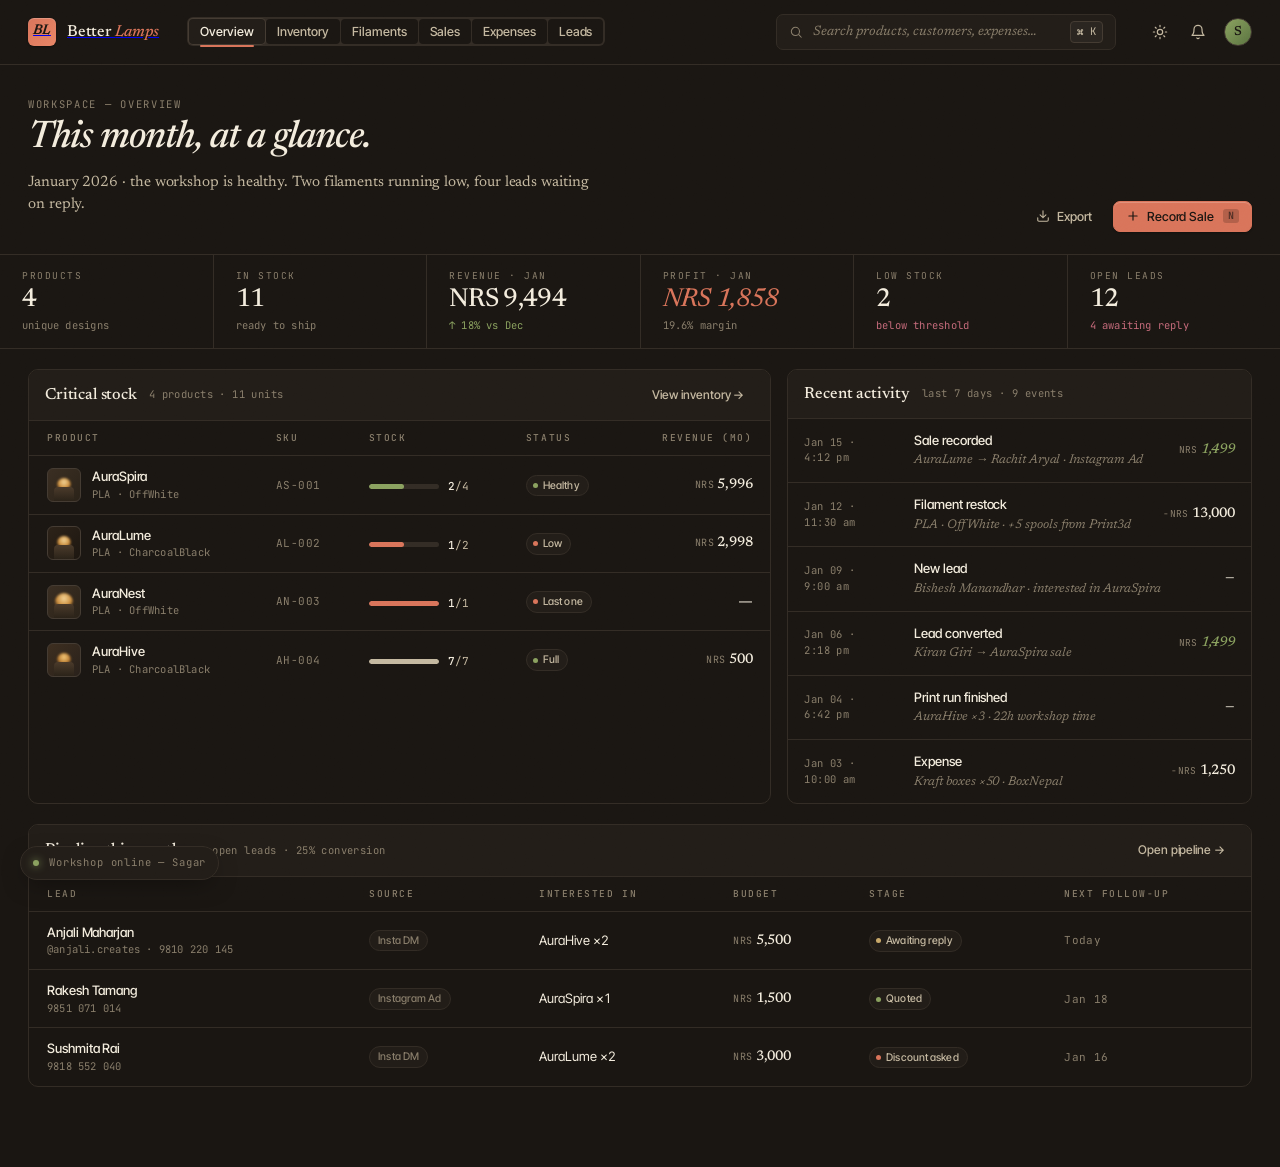
<file: design_handoff_better_lamps_redesign/designs/Better Lamps.html>
<!doctype html>
<html lang="en">
<head>
<meta charset="utf-8">
<title>Better Lamps · Workspace</title>
<meta name="viewport" content="width=1280">
<link rel="preconnect" href="https://fonts.googleapis.com">
<link rel="preconnect" href="https://fonts.gstatic.com" crossorigin>
<link href="https://fonts.googleapis.com/css2?family=Inter+Tight:wght@400;500;600&family=JetBrains+Mono:wght@400;500&family=Newsreader:ital,wght@0,400;0,500;0,600;1,400;1,500;1,600&display=swap" rel="stylesheet">
<link rel="stylesheet" href="styles.css">
</head>
<body>

<div class="app">

  <!-- ════════════════════════════════════════
       TOP BAR — present on every screen
       ════════════════════════════════════════ -->
  <header class="topbar">
    <a class="brand" href="#" data-go="overview">
      <span class="mark">BL</span>
      <span class="name">Better <em>Lamps</em></span>
    </a>

    <nav class="tabs" role="tablist">
      <button class="tab active" data-route="overview">Overview</button>
      <button class="tab"        data-route="inventory">Inventory</button>
      <button class="tab"        data-route="filaments">Filaments</button>
      <button class="tab"        data-route="sales">Sales</button>
      <button class="tab"        data-route="expenses">Expenses</button>
      <button class="tab"        data-route="leads">Leads</button>
    </nav>

    <div class="cmd" data-open-palette tabindex="0" role="button" aria-label="Open command palette">
      <svg class="ic" viewBox="0 0 24 24" fill="none" stroke="currentColor" stroke-width="1.8" stroke-linecap="round" stroke-linejoin="round"><circle cx="11" cy="11" r="7"/><path d="m21 21-4.3-4.3"/></svg>
      <span class="ph">Search products, customers, expenses…</span>
      <span class="k">⌘&nbsp;K</span>
    </div>

    <div class="top-actions">
      <button class="icon-btn" id="mode-btn" aria-label="Toggle mode"></button>
      <button class="icon-btn" aria-label="Notifications">
        <svg viewBox="0 0 24 24" fill="none" stroke="currentColor" stroke-width="1.8" stroke-linecap="round" stroke-linejoin="round"><path d="M6 8a6 6 0 0 1 12 0c0 7 3 9 3 9H3s3-2 3-9"/><path d="M10.3 21a1.94 1.94 0 0 0 3.4 0"/></svg>
      </button>
      <div class="avatar" title="Sagar">S</div>
    </div>
  </header>

  <main class="stage">

    <!-- ══════════════════════════════════════
         01 · OVERVIEW
         ══════════════════════════════════════ -->
    <section class="screen active" data-screen="overview">
      <div class="page-head">
        <div>
          <div class="crumb">Workspace — Overview</div>
          <h1>This month, at a glance.</h1>
          <p class="sub">January 2026 · the workshop is healthy. Two filaments running low, four leads waiting on reply.</p>
        </div>
        <div class="actions">
          <button class="btn ghost">
            <svg viewBox="0 0 24 24" fill="none" stroke="currentColor" stroke-width="1.8" stroke-linecap="round" stroke-linejoin="round"><path d="M21 15v4a2 2 0 0 1-2 2H5a2 2 0 0 1-2-2v-4M7 10l5 5 5-5M12 15V3"/></svg>
            Export
          </button>
          <button class="btn primary" data-go="sales/new">
            <svg viewBox="0 0 24 24" fill="none" stroke="currentColor" stroke-width="2" stroke-linecap="round" stroke-linejoin="round"><path d="M12 5v14M5 12h14"/></svg>
            Record Sale
            <span class="kbd">N</span>
          </button>
        </div>
      </div>

      <div class="stats">
        <div class="stat">
          <span class="lbl">Products</span>
          <div class="val-row"><span class="val">4</span></div>
          <span class="delta">unique designs</span>
        </div>
        <div class="stat">
          <span class="lbl">In stock</span>
          <div class="val-row"><span class="val">11</span></div>
          <span class="delta">ready to ship</span>
        </div>
        <div class="stat">
          <span class="lbl">Revenue · Jan</span>
          <div class="val-row"><span class="val">NRS&nbsp;9,494</span></div>
          <span class="delta good">↑ 18% vs Dec</span>
        </div>
        <div class="stat">
          <span class="lbl">Profit · Jan</span>
          <div class="val-row"><span class="val coral">NRS&nbsp;1,858</span></div>
          <span class="delta">19.6% margin</span>
        </div>
        <div class="stat">
          <span class="lbl">Low stock</span>
          <div class="val-row"><span class="val">2</span></div>
          <span class="delta warn">below threshold</span>
        </div>
        <div class="stat">
          <span class="lbl">Open leads</span>
          <div class="val-row"><span class="val">12</span></div>
          <span class="delta warn">4 awaiting reply</span>
        </div>
      </div>

      <div class="overview-grid">

        <!-- Critical stock card -->
        <section class="section-card" style="margin: 0;">
          <div class="section-card-head">
            <h3>Critical stock</h3>
            <span class="sub">4 products · 11 units</span>
            <div class="right">
              <button class="btn ghost sm" data-go="inventory">View inventory →</button>
            </div>
          </div>
          <table class="tbl">
            <thead><tr>
              <th>Product</th><th>SKU</th><th>Stock</th><th>Status</th><th class="r">Revenue (mo)</th>
            </tr></thead>
            <tbody>
              <tr data-go="inventory">
                <td><div class="prod"><span class="prod-thumb"></span><div class="prod-meta"><span class="n">AuraSpira</span><span class="s">PLA · OffWhite</span></div></div></td>
                <td class="sku">AS-001</td>
                <td><span class="bar"><span class="track"><span class="fill" style="width:50%"></span></span><span class="txt"><b>2</b>/4</span></span></td>
                <td><span class="pill">Healthy</span></td>
                <td class="r"><span class="money"><span class="pre">NRS</span>5,996</span></td>
              </tr>
              <tr data-go="inventory">
                <td><div class="prod"><span class="prod-thumb v2"></span><div class="prod-meta"><span class="n">AuraLume</span><span class="s">PLA · CharcoalBlack</span></div></div></td>
                <td class="sku">AL-002</td>
                <td><span class="bar"><span class="track"><span class="fill low" style="width:50%"></span></span><span class="txt"><b>1</b>/2</span></span></td>
                <td><span class="pill low">Low</span></td>
                <td class="r"><span class="money"><span class="pre">NRS</span>2,998</span></td>
              </tr>
              <tr data-go="inventory">
                <td><div class="prod"><span class="prod-thumb v3"></span><div class="prod-meta"><span class="n">AuraNest</span><span class="s">PLA · OffWhite</span></div></div></td>
                <td class="sku">AN-003</td>
                <td><span class="bar"><span class="track"><span class="fill low" style="width:100%"></span></span><span class="txt"><b>1</b>/1</span></span></td>
                <td><span class="pill low">Last one</span></td>
                <td class="r muted">—</td>
              </tr>
              <tr data-go="inventory">
                <td><div class="prod"><span class="prod-thumb v4"></span><div class="prod-meta"><span class="n">AuraHive</span><span class="s">PLA · CharcoalBlack</span></div></div></td>
                <td class="sku">AH-004</td>
                <td><span class="bar"><span class="track"><span class="fill full" style="width:100%"></span></span><span class="txt"><b>7</b>/7</span></span></td>
                <td><span class="pill">Full</span></td>
                <td class="r"><span class="money"><span class="pre">NRS</span>500</span></td>
              </tr>
            </tbody>
          </table>
        </section>

        <!-- Activity feed -->
        <section class="section-card" style="margin: 0;">
          <div class="section-card-head">
            <h3>Recent activity</h3>
            <span class="sub">last 7 days · 9 events</span>
          </div>
          <div class="feed">
            <div class="feed-item">
              <span class="when">Jan 15 · 4:12&nbsp;pm</span>
              <span class="what"><b>Sale recorded</b><span class="det">AuraLume → Rachit Aryal · Instagram Ad</span></span>
              <span class="amt good"><span class="pre">NRS</span>1,499</span>
            </div>
            <div class="feed-item">
              <span class="when">Jan 12 · 11:30&nbsp;am</span>
              <span class="what"><b>Filament restock</b><span class="det">PLA · OffWhite · +5 spools from Print3d</span></span>
              <span class="amt"><span class="pre">−NRS</span>13,000</span>
            </div>
            <div class="feed-item">
              <span class="when">Jan 09 · 9:00&nbsp;am</span>
              <span class="what"><b>New lead</b><span class="det">Bishesh Manandhar · interested in AuraSpira</span></span>
              <span class="amt muted">—</span>
            </div>
            <div class="feed-item">
              <span class="when">Jan 06 · 2:18&nbsp;pm</span>
              <span class="what"><b>Lead converted</b><span class="det">Kiran Giri → AuraSpira sale</span></span>
              <span class="amt good"><span class="pre">NRS</span>1,499</span>
            </div>
            <div class="feed-item">
              <span class="when">Jan 04 · 6:42&nbsp;pm</span>
              <span class="what"><b>Print run finished</b><span class="det">AuraHive ×3 · 22h workshop time</span></span>
              <span class="amt muted">—</span>
            </div>
            <div class="feed-item">
              <span class="when">Jan 03 · 10:00&nbsp;am</span>
              <span class="what"><b>Expense</b><span class="det">Kraft boxes ×50 · BoxNepal</span></span>
              <span class="amt"><span class="pre">−NRS</span>1,250</span>
            </div>
          </div>
        </section>

      </div>

      <!-- Pipeline mini -->
      <section class="section-card">
        <div class="section-card-head">
          <h3>Pipeline this month</h3>
          <span class="sub">12 open leads · 25% conversion</span>
          <div class="right">
            <button class="btn ghost sm" data-go="leads">Open pipeline →</button>
          </div>
        </div>
        <table class="tbl">
          <thead><tr>
            <th>Lead</th><th>Source</th><th>Interested in</th><th>Budget</th><th>Stage</th><th>Next follow-up</th>
          </tr></thead>
          <tbody>
            <tr data-go="leads">
              <td><div class="prod-meta"><span class="n">Anjali Maharjan</span><span class="s">@anjali.creates · 9810 220 145</span></div></td>
              <td><span class="pill neutral">Insta DM</span></td>
              <td>AuraHive ×2</td>
              <td><span class="money"><span class="pre">NRS</span>5,500</span></td>
              <td><span class="pill warn">Awaiting reply</span></td>
              <td class="sku">Today</td>
            </tr>
            <tr data-go="leads">
              <td><div class="prod-meta"><span class="n">Rakesh Tamang</span><span class="s">9851 071 014</span></div></td>
              <td><span class="pill neutral">Instagram Ad</span></td>
              <td>AuraSpira ×1</td>
              <td><span class="money"><span class="pre">NRS</span>1,500</span></td>
              <td><span class="pill">Quoted</span></td>
              <td class="sku">Jan 18</td>
            </tr>
            <tr data-go="leads">
              <td><div class="prod-meta"><span class="n">Sushmita Rai</span><span class="s">9818 552 040</span></div></td>
              <td><span class="pill neutral">Insta DM</span></td>
              <td>AuraLume ×2</td>
              <td><span class="money"><span class="pre">NRS</span>3,000</span></td>
              <td><span class="pill low">Discount asked</span></td>
              <td class="sku">Jan 16</td>
            </tr>
          </tbody>
        </table>
      </section>

      <div style="height: 80px;"></div>
    </section>

    <!-- ══════════════════════════════════════
         02 · INVENTORY
         ══════════════════════════════════════ -->
    <section class="screen" data-screen="inventory">
      <div class="page-head">
        <div>
          <div class="crumb">Workspace — Inventory</div>
          <h1>Products.</h1>
          <p class="sub">— 4 designs · 11 units · NRS 41,300 in retail value on the shelf.</p>
        </div>
        <div class="actions">
          <button class="btn ghost">Columns</button>
          <button class="btn ghost">Export</button>
          <button class="btn primary" data-go="inventory/new">
            <svg viewBox="0 0 24 24" fill="none" stroke="currentColor" stroke-width="2" stroke-linecap="round" stroke-linejoin="round"><path d="M12 5v14M5 12h14"/></svg>
            Add Product
          </button>
        </div>
      </div>

      <div class="work">
        <aside class="rail">
          <div class="rail-group">
            <h6 class="rail-label">Status</h6>
            <ul class="rail-list">
              <li class="active">All <span class="c">4</span></li>
              <li>Healthy <span class="c">2</span></li>
              <li>Low <span class="c">2</span></li>
              <li>Out of stock <span class="c">0</span></li>
            </ul>
          </div>
          <div class="rail-group">
            <h6 class="rail-label">Filament</h6>
            <ul class="rail-list">
              <li>OffWhite <span class="c">2</span></li>
              <li>CharcoalBlack <span class="c">2</span></li>
            </ul>
          </div>
          <div class="rail-group">
            <h6 class="rail-label">Price range</h6>
            <ul class="rail-list">
              <li>&lt; NRS 1,500 <span class="c">2</span></li>
              <li>1,500 — 2,500 <span class="c">1</span></li>
              <li>&gt; 2,500 <span class="c">1</span></li>
            </ul>
          </div>
          <div class="rail-group">
            <h6 class="rail-label">Saved views</h6>
            <ul class="rail-list">
              <li class="action">+ Best margin</li>
              <li class="action">+ Restock urgent</li>
              <li class="action">+ Recently added</li>
            </ul>
          </div>
        </aside>

        <div class="pane">
          <div class="pane-head">
            <span class="count"><b>4</b> products</span>
            <span class="sortby">sort · <span class="pick">margin ↓</span></span>
            <div class="right">
              <button class="btn ghost sm">Group: none</button>
            </div>
          </div>
          <table class="tbl">
            <thead><tr>
              <th>Product</th><th>SKU</th><th class="r">Price</th><th class="r">Unit cost</th><th>Stock</th><th class="r">Margin</th><th>Status</th><th>Last sale</th>
            </tr></thead>
            <tbody>
              <tr>
                <td><div class="prod"><span class="prod-thumb v4"></span><div class="prod-meta"><span class="n">AuraHive</span><span class="s">PLA · CharcoalBlack</span></div></div></td>
                <td class="sku">AH-004</td>
                <td class="r"><span class="money"><span class="pre">NRS</span>2,999</span></td>
                <td class="r sku">NRS 221</td>
                <td><span class="bar"><span class="track"><span class="fill full" style="width:100%"></span></span><span class="txt"><b>7</b>/7</span></span></td>
                <td class="r"><span class="money good">93%</span></td>
                <td><span class="pill">Full</span></td>
                <td class="sku">Dec 02</td>
              </tr>
              <tr>
                <td><div class="prod"><span class="prod-thumb v3"></span><div class="prod-meta"><span class="n">AuraNest</span><span class="s">PLA · OffWhite</span></div></div></td>
                <td class="sku">AN-003</td>
                <td class="r"><span class="money"><span class="pre">NRS</span>2,499</span></td>
                <td class="r sku">NRS 208</td>
                <td><span class="bar"><span class="track"><span class="fill low" style="width:100%"></span></span><span class="txt"><b>1</b>/1</span></span></td>
                <td class="r"><span class="money good">92%</span></td>
                <td><span class="pill low">Last one</span></td>
                <td class="sku">Nov 28</td>
              </tr>
              <tr>
                <td><div class="prod"><span class="prod-thumb"></span><div class="prod-meta"><span class="n">AuraSpira</span><span class="s">PLA · OffWhite</span></div></div></td>
                <td class="sku">AS-001</td>
                <td class="r"><span class="money"><span class="pre">NRS</span>1,499</span></td>
                <td class="r sku">NRS 166</td>
                <td><span class="bar"><span class="track"><span class="fill" style="width:50%"></span></span><span class="txt"><b>2</b>/4</span></span></td>
                <td class="r"><span class="money good">89%</span></td>
                <td><span class="pill">Healthy</span></td>
                <td class="sku">Dec 19</td>
              </tr>
              <tr>
                <td><div class="prod"><span class="prod-thumb v2"></span><div class="prod-meta"><span class="n">AuraLume</span><span class="s">PLA · CharcoalBlack</span></div></div></td>
                <td class="sku">AL-002</td>
                <td class="r"><span class="money"><span class="pre">NRS</span>1,499</span></td>
                <td class="r sku">NRS 174</td>
                <td><span class="bar"><span class="track"><span class="fill low" style="width:50%"></span></span><span class="txt"><b>1</b>/2</span></span></td>
                <td class="r"><span class="money good">88%</span></td>
                <td><span class="pill low">Low</span></td>
                <td class="sku">Jan 15</td>
              </tr>
            </tbody>
          </table>
        </div>
      </div>
    </section>

    <!-- ══════════════════════════════════════
         02b · ADD PRODUCT
         ══════════════════════════════════════ -->
    <section class="screen" data-screen="inventory/new">
      <div class="edit-page">
        <div class="edit-main">
          <div class="edit-step">
            <span class="back" data-go="inventory">← Inventory</span>
            <span>/ New Product</span>
          </div>
          <h1>A new lamp joins the workshop.</h1>
          <p class="lede">Name it, weigh it, price it. The cost breakdown calculates itself as you fill in time and weight.</p>

          <div class="section-block">
            <h2>Basics</h2>
            <p class="desc">Name, code, and what it's printed in.</p>
            <div class="f-grid">
              <div class="field">
                <label class="lbl">Product name <span class="req">*</span></label>
                <input class="input" type="text" value="AuraGlow" />
              </div>
              <div class="field">
                <label class="lbl">SKU code <span class="req">*</span></label>
                <input class="input" type="text" value="AG-005" />
                <span class="input-helper">auto-generated from the name — edit if needed</span>
              </div>
              <div class="field full">
                <label class="lbl">Description</label>
                <textarea class="input" placeholder="A spiral table lamp, warm white, 3D printed in PLA. Pairs well with a 4W E14 warm bulb."></textarea>
              </div>
              <div class="field">
                <label class="lbl">Filament</label>
                <div class="select"><input class="input" type="text" value="PLA · OffWhite" /></div>
              </div>
              <div class="field">
                <label class="lbl">Tags</label>
                <div class="chip-row">
                  <span class="chip">table-lamp <span class="x">×</span></span>
                  <span class="chip">warm-white <span class="x">×</span></span>
                  <span class="chip add">+ add tag</span>
                </div>
              </div>
            </div>
          </div>

          <div class="section-block">
            <h2>Stock &amp; price</h2>
            <p class="desc">What you have, and what you charge for it.</p>
            <div class="f-grid three">
              <div class="field">
                <label class="lbl">Total stock</label>
                <input class="input" type="number" value="3" />
              </div>
              <div class="field">
                <label class="lbl">Available</label>
                <input class="input" type="number" value="3" />
              </div>
              <div class="field">
                <label class="lbl">Low-stock alert</label>
                <input class="input" type="number" value="2" />
                <span class="input-helper coral">notify when stock dips to this</span>
              </div>
              <div class="field">
                <label class="lbl">Sale price</label>
                <div class="input with-prefix"><span class="pre">NRS</span><input type="number" value="1899" /></div>
              </div>
              <div class="field">
                <label class="lbl">Compare-at</label>
                <div class="input with-prefix"><span class="pre">NRS</span><input type="number" placeholder="optional" /></div>
              </div>
              <div class="field">
                <label class="lbl">Restock lead time</label>
                <div class="input with-suffix"><input type="number" value="2" /><span class="suf">days</span></div>
              </div>
            </div>
          </div>

          <div class="section-block">
            <h2>Cost breakdown</h2>
            <p class="desc">Filament cost × weight, plus electricity × print time, plus any extras. The total updates on the right as you type.</p>
            <div class="f-grid three">
              <div class="field">
                <label class="lbl">Filament · cost / kg</label>
                <div class="input with-prefix"><span class="pre">NRS</span><input type="number" value="2600" /></div>
              </div>
              <div class="field">
                <label class="lbl">Base weight</label>
                <div class="input with-suffix"><input type="number" value="60" /><span class="suf">g</span></div>
              </div>
              <div class="field">
                <label class="lbl">Shade weight</label>
                <div class="input with-suffix"><input type="number" placeholder="—" /><span class="suf">g</span></div>
              </div>
              <div class="field">
                <label class="lbl">Electricity / hr</label>
                <div class="input with-prefix"><span class="pre">NRS</span><input type="number" value="5" /></div>
              </div>
              <div class="field">
                <label class="lbl">Base print time</label>
                <div class="input with-suffix"><input type="number" value="2.0" /><span class="suf">hr</span></div>
              </div>
              <div class="field">
                <label class="lbl">Shade time</label>
                <div class="input with-suffix"><input type="number" placeholder="—" /><span class="suf">hr</span></div>
              </div>
              <div class="field">
                <label class="lbl">Electrical parts</label>
                <div class="input with-prefix"><span class="pre">NRS</span><input type="number" placeholder="0" /></div>
              </div>
              <div class="field">
                <label class="lbl">Other</label>
                <div class="input with-prefix"><span class="pre">NRS</span><input type="number" placeholder="0" /></div>
              </div>
            </div>
          </div>

          <div class="section-block">
            <h2>Images</h2>
            <p class="desc">First image is the thumbnail. Up to 6.</p>
            <div class="dropper">
              <svg class="ic" viewBox="0 0 24 24" fill="none" stroke="currentColor" stroke-width="1.5" stroke-linecap="round" stroke-linejoin="round"><rect x="3" y="3" width="18" height="18" rx="2"/><circle cx="9" cy="9" r="2"/><path d="m21 15-3.1-3.1a2 2 0 0 0-2.8 0L6 21"/></svg>
              <div class="t">Drag images here — or click to browse.</div>
              <div class="s">PNG · JPG · WEBP — square crops work best</div>
            </div>
          </div>
        </div>

        <aside class="edit-side">
          <h5>On this page</h5>
          <ul class="toc">
            <li class="active">Basics</li>
            <li>Stock &amp; price</li>
            <li>Cost breakdown</li>
            <li>Images</li>
          </ul>

          <h5>Live preview</h5>
          <div class="preview-card">
            <div class="thumb-big"></div>
            <h4>AuraGlow</h4>
            <div class="sub">AG-005 · PLA · OffWhite</div>
            <div class="lns">
              <div class="ln"><span>Filament · 60g</span><span>NRS 156</span></div>
              <div class="ln"><span>Electricity · 2h</span><span>NRS 10</span></div>
              <div class="ln"><span>Unit cost</span><b>NRS 166</b></div>
              <div class="ln total"><span>Sale price</span><b>NRS 1,899</b></div>
              <div class="ln" style="color: var(--moss); font-style: italic"><span>Projected margin</span><span style="color:var(--moss); font-style:italic">91%</span></div>
            </div>
          </div>

          <h5>Quick tip</h5>
          <div class="aside-note">
            Drag an <b>.stl</b> file onto the dropper above to auto-import weight and print time from the slicer estimate.
          </div>
        </aside>

        <div class="edit-foot">
          <span class="hint"><span class="k">⌘ S</span> save · <span class="k">esc</span> discard · <span class="k">⌘ ⇧ S</span> save and add another</span>
          <div class="right">
            <button class="btn ghost" data-go="inventory">Cancel</button>
            <button class="btn">Save draft</button>
            <button class="btn primary">
              <svg viewBox="0 0 24 24" fill="none" stroke="currentColor" stroke-width="2" stroke-linecap="round" stroke-linejoin="round"><path d="m20 6-11 11-5-5"/></svg>
              Add Product
            </button>
          </div>
        </div>
      </div>
    </section>

    <!-- ══════════════════════════════════════
         03 · FILAMENTS
         ══════════════════════════════════════ -->
    <section class="screen" data-screen="filaments">
      <div class="page-head">
        <div>
          <div class="crumb">Workspace — Filaments</div>
          <h1>The spool rack.</h1>
          <p class="sub">— 2 types · 11 spools · NRS 28,600 tied up in raw material.</p>
        </div>
        <div class="actions">
          <button class="btn ghost">Suppliers</button>
          <button class="btn primary">
            <svg viewBox="0 0 24 24" fill="none" stroke="currentColor" stroke-width="2" stroke-linecap="round" stroke-linejoin="round"><path d="M12 5v14M5 12h14"/></svg>
            Add Filament
          </button>
        </div>
      </div>

      <div class="stats">
        <div class="stat">
          <span class="lbl">Types</span>
          <div class="val-row"><span class="val">2</span></div>
          <span class="delta">PLA only</span>
        </div>
        <div class="stat">
          <span class="lbl">Spools on hand</span>
          <div class="val-row"><span class="val">11</span></div>
        </div>
        <div class="stat">
          <span class="lbl">Low stock</span>
          <div class="val-row"><span class="val coral">2</span></div>
          <span class="delta warn">below 5 spools</span>
        </div>
        <div class="stat">
          <span class="lbl">Used · Jan</span>
          <div class="val-row"><span class="val">1.08 kg</span></div>
          <span class="delta">across 6 prints</span>
        </div>
        <div class="stat">
          <span class="lbl">Tied up</span>
          <div class="val-row"><span class="val">NRS&nbsp;28,600</span></div>
        </div>
      </div>

      <div class="work">
        <aside class="rail">
          <div class="rail-group">
            <h6 class="rail-label">Material</h6>
            <ul class="rail-list">
              <li class="active">All <span class="c">2</span></li>
              <li>PLA <span class="c">2</span></li>
              <li>PETG <span class="c">0</span></li>
              <li>ABS <span class="c">0</span></li>
              <li>Resin <span class="c">0</span></li>
            </ul>
          </div>
          <div class="rail-group">
            <h6 class="rail-label">Supplier</h6>
            <ul class="rail-list">
              <li>Print3d <span class="c">2</span></li>
              <li class="action">+ add supplier</li>
            </ul>
          </div>
          <div class="rail-group">
            <h6 class="rail-label">Stock</h6>
            <ul class="rail-list">
              <li>Healthy <span class="c">1</span></li>
              <li>Low <span class="c">1</span></li>
              <li>Empty <span class="c">0</span></li>
            </ul>
          </div>
        </aside>

        <div class="pane">
          <div class="pane-head">
            <span class="count"><b>2</b> filaments · <b>11</b> spools</span>
            <span class="sortby">sort · <span class="pick">quantity ↓</span></span>
          </div>
          <table class="tbl">
            <thead><tr>
              <th>Filament</th><th>Supplier</th><th>Last restocked</th><th class="r">Cost / spool</th><th class="r">Used (Jan)</th><th class="c">Quantity</th><th></th>
            </tr></thead>
            <tbody>
              <tr>
                <td><div class="fil"><span class="swatch charcoal"></span><div class="prod-meta"><span class="n">PLA · CharcoalBlack</span><span class="s">1 kg · matte finish</span></div></div></td>
                <td>Print3d</td>
                <td class="sku">Jan 04, 2026</td>
                <td class="r"><span class="money"><span class="pre">NRS</span>2,600</span></td>
                <td class="r sku">420 g</td>
                <td class="c"><span class="stepper"><button data-act="-">−</button><span class="v low">3</span><button data-act="+">+</button></span></td>
                <td class="r row-menu">⋯</td>
              </tr>
              <tr>
                <td><div class="fil"><span class="swatch offwhite"></span><div class="prod-meta"><span class="n">PLA · OffWhite</span><span class="s">1 kg · silk finish</span></div></div></td>
                <td>Print3d</td>
                <td class="sku">Jan 04, 2026</td>
                <td class="r"><span class="money"><span class="pre">NRS</span>2,600</span></td>
                <td class="r sku">660 g</td>
                <td class="c"><span class="stepper"><button data-act="-">−</button><span class="v">8</span><button data-act="+">+</button></span></td>
                <td class="r row-menu">⋯</td>
              </tr>
            </tbody>
          </table>

          <div class="pane-head" style="border-top: 1px solid var(--rule); margin-top: 0;">
            <span class="count"><b>Purchase history</b></span>
            <span class="sortby">last 30 days</span>
          </div>
          <table class="tbl">
            <thead><tr>
              <th>Date</th><th>Filament</th><th>Supplier</th><th>Qty</th><th class="r">Total</th>
            </tr></thead>
            <tbody>
              <tr>
                <td class="sku">Jan 04, 2026</td>
                <td><div class="fil"><span class="swatch charcoal" style="width:22px;height:22px"></span><span class="n">PLA · CharcoalBlack</span></div></td>
                <td>Print3d</td>
                <td class="sku">+2 spools</td>
                <td class="r"><span class="money"><span class="pre">NRS</span>5,200</span></td>
              </tr>
              <tr>
                <td class="sku">Jan 04, 2026</td>
                <td><div class="fil"><span class="swatch offwhite" style="width:22px;height:22px"></span><span class="n">PLA · OffWhite</span></div></td>
                <td>Print3d</td>
                <td class="sku">+5 spools</td>
                <td class="r"><span class="money"><span class="pre">NRS</span>13,000</span></td>
              </tr>
              <tr>
                <td class="sku">Dec 12, 2025</td>
                <td><div class="fil"><span class="swatch offwhite" style="width:22px;height:22px"></span><span class="n">PLA · OffWhite</span></div></td>
                <td>Print3d</td>
                <td class="sku">+3 spools</td>
                <td class="r"><span class="money"><span class="pre">NRS</span>7,800</span></td>
              </tr>
            </tbody>
          </table>
        </div>
      </div>
    </section>

    <!-- ══════════════════════════════════════
         04 · SALES
         ══════════════════════════════════════ -->
    <section class="screen" data-screen="sales">
      <div class="page-head">
        <div>
          <div class="crumb">Workspace — Sales</div>
          <h1>Transactions.</h1>
          <p class="sub">— 6 sales · NRS 9,494 revenue · NRS 1,858 profit this January.</p>
        </div>
        <div class="actions">
          <button class="btn ghost">This month ▾</button>
          <button class="btn ghost">Export</button>
          <button class="btn primary" data-go="sales/new">
            <svg viewBox="0 0 24 24" fill="none" stroke="currentColor" stroke-width="2" stroke-linecap="round" stroke-linejoin="round"><path d="M12 5v14M5 12h14"/></svg>
            Record Sale
          </button>
        </div>
      </div>

      <div class="stats">
        <div class="stat">
          <span class="lbl">Sales</span>
          <div class="val-row"><span class="val">6</span></div>
          <span class="delta">January</span>
        </div>
        <div class="stat">
          <span class="lbl">Revenue</span>
          <div class="val-row"><span class="val">NRS&nbsp;9,494</span></div>
          <span class="delta good">↑ 18% vs Dec</span>
        </div>
        <div class="stat">
          <span class="lbl">Profit</span>
          <div class="val-row"><span class="val coral">NRS&nbsp;1,858</span></div>
        </div>
        <div class="stat">
          <span class="lbl">Margin</span>
          <div class="val-row"><span class="val">19.6%</span></div>
          <span class="delta good">↑ 2.1 pts</span>
        </div>
        <div class="stat">
          <span class="lbl">Avg ticket</span>
          <div class="val-row"><span class="val">NRS&nbsp;1,582</span></div>
          <span class="delta">+ NRS 80</span>
        </div>
      </div>

      <div class="work">
        <aside class="rail">
          <div class="rail-group">
            <h6 class="rail-label">Period</h6>
            <ul class="rail-list">
              <li>Today</li>
              <li>This week <span class="c">2</span></li>
              <li class="active">This month <span class="c">6</span></li>
              <li>Quarter <span class="c">18</span></li>
              <li>All time <span class="c">42</span></li>
            </ul>
          </div>
          <div class="rail-group">
            <h6 class="rail-label">Source</h6>
            <ul class="rail-list">
              <li class="active">All <span class="c">6</span></li>
              <li>Instagram Ad <span class="c">1</span></li>
              <li>Insta feed <span class="c">1</span></li>
              <li>Personal <span class="c">4</span></li>
              <li>Referral <span class="c">0</span></li>
            </ul>
          </div>
          <div class="rail-group">
            <h6 class="rail-label">Product</h6>
            <ul class="rail-list">
              <li>AuraSpira <span class="c">4</span></li>
              <li>AuraLume <span class="c">2</span></li>
              <li>AuraHive <span class="c">0</span></li>
              <li>AuraNest <span class="c">0</span></li>
            </ul>
          </div>
          <div class="rail-group">
            <h6 class="rail-label">Payment received by</h6>
            <ul class="rail-list">
              <li>Sagar <span class="c">6</span></li>
              <li class="action">+ add teammate</li>
            </ul>
          </div>
        </aside>

        <div class="pane">
          <div class="pane-head">
            <span class="count"><b>6</b> transactions · grouped by date</span>
            <span class="sortby">sort · <span class="pick">date ↓</span></span>
            <div class="right">
              <button class="btn ghost sm">Filters</button>
            </div>
          </div>
          <table class="tbl">
            <thead><tr>
              <th>Date</th><th>Product</th><th>Customer</th><th>Source</th><th class="r">Amount</th><th class="r">Profit</th><th></th>
            </tr></thead>
            <tbody>
              <tr>
                <td class="sku">Jan 15, 2026</td>
                <td><div class="prod"><span class="prod-thumb v2"></span><div class="prod-meta"><span class="n">AuraLume</span><span class="s">AL-002</span></div></div></td>
                <td><div class="prod-meta"><span class="n">Rachit Aryal</span><span class="s">9860 434 496</span></div></td>
                <td><span class="pill neutral">Instagram Ad</span></td>
                <td class="r"><span class="money"><span class="pre">NRS</span>1,499</span></td>
                <td class="r"><span class="money good">+ NRS 123</span></td>
                <td class="r row-menu">⋯</td>
              </tr>
              <tr>
                <td class="sku">Dec 21, 2025</td>
                <td><div class="prod"><span class="prod-thumb v2"></span><div class="prod-meta"><span class="n">AuraLume</span><span class="s">AL-002</span></div></div></td>
                <td><div class="prod-meta"><span class="n">Bishesh Manandhar</span><span class="s">9808 751 036</span></div></td>
                <td><span class="pill neutral">Insta feed</span></td>
                <td class="r"><span class="money"><span class="pre">NRS</span>1,499</span></td>
                <td class="r"><span class="money good">+ NRS 123</span></td>
                <td class="r row-menu">⋯</td>
              </tr>
              <tr>
                <td class="sku">Dec 19, 2025</td>
                <td><div class="prod"><span class="prod-thumb"></span><div class="prod-meta"><span class="n">AuraSpira</span><span class="s">AS-001</span></div></div></td>
                <td><div class="prod-meta"><span class="n">Kiran Giri</span><span class="s">9824 060 133</span></div></td>
                <td><span class="pill neutral">Personal</span></td>
                <td class="r"><span class="money"><span class="pre">NRS</span>1,499</span></td>
                <td class="r"><span class="money good">+ NRS 278</span></td>
                <td class="r row-menu">⋯</td>
              </tr>
              <tr>
                <td class="sku">Dec 18, 2025</td>
                <td><div class="prod"><span class="prod-thumb"></span><div class="prod-meta"><span class="n">AuraSpira</span><span class="s">AS-001</span></div></div></td>
                <td><div class="prod-meta"><span class="n">Sweety Shakya</span><span class="s">9840 063 515</span></div></td>
                <td><span class="pill neutral">Personal</span></td>
                <td class="r"><span class="money"><span class="pre">NRS</span>1,499</span></td>
                <td class="r"><span class="money good">+ NRS 278</span></td>
                <td class="r row-menu">⋯</td>
              </tr>
              <tr>
                <td class="sku">Dec 12, 2025</td>
                <td><div class="prod"><span class="prod-thumb"></span><div class="prod-meta"><span class="n">AuraSpira</span><span class="s">AS-001</span></div></div></td>
                <td><div class="prod-meta"><span class="n">Santosh Ramtel</span><span class="s">9824 060 133</span></div></td>
                <td><span class="pill neutral">Personal</span></td>
                <td class="r"><span class="money"><span class="pre">NRS</span>1,499</span></td>
                <td class="r"><span class="money good">+ NRS 278</span></td>
                <td class="r row-menu">⋯</td>
              </tr>
              <tr>
                <td class="sku">Dec 01, 2025</td>
                <td><div class="prod"><span class="prod-thumb"></span><div class="prod-meta"><span class="n">AuraSpira</span><span class="s">AS-001</span></div></div></td>
                <td><div class="prod-meta"><span class="n">Maiju Ko Sathi</span><span class="s">—</span></div></td>
                <td><span class="pill neutral">Personal</span></td>
                <td class="r"><span class="money"><span class="pre">NRS</span>1,999</span></td>
                <td class="r"><span class="money good">+ NRS 778</span></td>
                <td class="r row-menu">⋯</td>
              </tr>
            </tbody>
          </table>
        </div>
      </div>
    </section>

    <!-- ══════════════════════════════════════
         04b · RECORD SALE
         ══════════════════════════════════════ -->
    <section class="screen" data-screen="sales/new">
      <div class="edit-page">
        <div class="edit-main">
          <div class="edit-step">
            <span class="back" data-go="sales">← Sales</span>
            <span>/ Record · #BL-007</span>
          </div>
          <h1>A new transaction.</h1>
          <p class="lede">Pick the product, capture the customer, note where they came from. The profit math is on the right.</p>

          <div class="section-block">
            <h2>What sold</h2>
            <p class="desc">Stock decrements automatically when you save.</p>
            <div class="f-grid">
              <div class="field full">
                <label class="lbl">Product <span class="req">*</span></label>
                <div class="select"><input class="input" type="text" value="AuraSpira — AS-001" /></div>
                <span class="input-helper">2 in stock · NRS 166 unit cost · last sold Dec 19, 2025</span>
              </div>
              <div class="field">
                <label class="lbl">Sale price <span class="req">*</span></label>
                <div class="input with-prefix"><span class="pre">NRS</span><input type="number" value="1499" /></div>
              </div>
              <div class="field">
                <label class="lbl">Date</label>
                <input class="input" type="text" value="May 22, 2026" />
              </div>
            </div>
          </div>

          <div class="section-block">
            <h2>Customer</h2>
            <p class="desc">If they've bought before, start typing the name — we'll fill the rest.</p>
            <div class="f-grid">
              <div class="field">
                <label class="lbl">Name <span class="req">*</span></label>
                <input class="input" type="text" value="Kiran Giri" />
              </div>
              <div class="field">
                <label class="lbl">Phone</label>
                <input class="input" type="text" value="9824 060 133" />
              </div>
              <div class="field">
                <label class="lbl">Instagram</label>
                <input class="input" type="text" value="@kiranlamp" />
              </div>
              <div class="field">
                <label class="lbl">Address</label>
                <input class="input" type="text" placeholder="Patan, Lalitpur" />
              </div>
            </div>
          </div>

          <div class="section-block">
            <h2>Marketing &amp; payment</h2>
            <p class="desc">Source closes the loop on what's working.</p>
            <div class="f-grid">
              <div class="field">
                <label class="lbl">Source</label>
                <div class="select"><input class="input" type="text" value="Personal Relation" /></div>
              </div>
              <div class="field">
                <label class="lbl">Payment received by</label>
                <div class="select"><input class="input" type="text" value="Sagar" /></div>
              </div>
              <div class="field full">
                <label class="lbl">Notes</label>
                <textarea class="input" placeholder="e.g. paid via eSewa · gift wrap requested · followed up Jan 17"></textarea>
              </div>
              <div class="field full">
                <label class="check on">
                  <span class="box"></span>
                  <div>
                    <div class="lbl-text">Followed up?</div>
                    <div class="lbl-sub">Marks this customer ready for a thank-you message in two weeks.</div>
                  </div>
                </label>
              </div>
            </div>
          </div>
        </div>

        <aside class="edit-side">
          <h5>On this page</h5>
          <ul class="toc">
            <li class="active">What sold</li>
            <li>Customer</li>
            <li>Marketing &amp; payment</li>
          </ul>

          <h5>Receipt preview</h5>
          <div class="preview-card">
            <div class="receipt-head">
              <span class="brand-line">Better <em>Lamps</em></span>
              <span class="id">#BL-007 · 22 MAY 2026</span>
            </div>
            <div class="lns" style="border-top: 0; padding-top: 4px; margin-top: 0;">
              <div class="ln"><span><b>AuraSpira</b></span><span>NRS 1,499</span></div>
              <div class="ln"><span>Customer</span><span>Kiran Giri</span></div>
              <div class="ln"><span>Source</span><span>Personal</span></div>
              <div class="ln"><span>Unit cost</span><span>NRS 166</span></div>
              <div class="ln total"><span>Profit</span><b>NRS 1,333</b></div>
            </div>
          </div>

          <h5>Insight</h5>
          <div class="aside-note moss">
            Margin on this sale is <b>89%</b> — above your 85% target. Three more like it covers the workshop's monthly electricity.
          </div>
        </aside>

        <div class="edit-foot">
          <span class="hint"><span class="k">⌘ S</span> save · <span class="k">⌘ ⇧ S</span> save and add another</span>
          <div class="right">
            <button class="btn ghost" data-go="sales">Cancel</button>
            <button class="btn">Save &amp; new</button>
            <button class="btn primary">
              <svg viewBox="0 0 24 24" fill="none" stroke="currentColor" stroke-width="2" stroke-linecap="round" stroke-linejoin="round"><path d="m20 6-11 11-5-5"/></svg>
              Record sale
            </button>
          </div>
        </div>
      </div>
    </section>

    <!-- ══════════════════════════════════════
         05 · LEADS
         ══════════════════════════════════════ -->
    <section class="screen" data-screen="leads">
      <div class="page-head">
        <div>
          <div class="crumb">Workspace — Leads</div>
          <h1>The pipeline.</h1>
          <p class="sub">— 12 open · 4 awaiting reply · 25% conversion this month (↑ 4 pts).</p>
        </div>
        <div class="actions">
          <button class="btn ghost">
            <svg viewBox="0 0 24 24" fill="none" stroke="currentColor" stroke-width="1.8" stroke-linecap="round" stroke-linejoin="round"><path d="M22 3H2l8 9.46V19l4 2v-8.54L22 3z"/></svg>
            Funnel view
          </button>
          <button class="btn primary" data-go="leads/new">
            <svg viewBox="0 0 24 24" fill="none" stroke="currentColor" stroke-width="2" stroke-linecap="round" stroke-linejoin="round"><path d="M12 5v14M5 12h14"/></svg>
            Add Lead
          </button>
        </div>
      </div>

      <div class="stats">
        <div class="stat">
          <span class="lbl">Open</span>
          <div class="val-row"><span class="val">12</span></div>
        </div>
        <div class="stat">
          <span class="lbl">Awaiting reply</span>
          <div class="val-row"><span class="val coral">4</span></div>
          <span class="delta warn">&gt; 3 days</span>
        </div>
        <div class="stat">
          <span class="lbl">Quoted</span>
          <div class="val-row"><span class="val">3</span></div>
        </div>
        <div class="stat">
          <span class="lbl">Pipeline value</span>
          <div class="val-row"><span class="val">NRS&nbsp;24,500</span></div>
        </div>
        <div class="stat">
          <span class="lbl">Conversion</span>
          <div class="val-row"><span class="val">25%</span></div>
          <span class="delta good">↑ 4 pts vs Dec</span>
        </div>
      </div>

      <div class="work">
        <aside class="rail">
          <div class="rail-group">
            <h6 class="rail-label">Stage</h6>
            <ul class="rail-list">
              <li class="active">All <span class="c">12</span></li>
              <li>New <span class="c">3</span></li>
              <li>Awaiting reply <span class="c">4</span></li>
              <li>Quoted <span class="c">3</span></li>
              <li>Visited <span class="c">1</span></li>
              <li>Discount asked <span class="c">1</span></li>
              <li>Won <span class="c">3</span></li>
              <li>Lost <span class="c">2</span></li>
            </ul>
          </div>
          <div class="rail-group">
            <h6 class="rail-label">Source</h6>
            <ul class="rail-list">
              <li>Instagram <span class="c">8</span></li>
              <li>Personal <span class="c">2</span></li>
              <li>Marketplace <span class="c">1</span></li>
              <li>Referral <span class="c">1</span></li>
            </ul>
          </div>
          <div class="rail-group">
            <h6 class="rail-label">Quick filters</h6>
            <ul class="rail-list">
              <li class="action">↦ Stale &gt; 7 days</li>
              <li class="action">↦ Discount requested</li>
              <li class="action">↦ Budget &gt; NRS 5k</li>
            </ul>
          </div>
        </aside>

        <div class="pane">
          <div class="pane-head">
            <span class="count"><b>12</b> leads · <b>NRS 24,500</b> in pipeline</span>
            <span class="sortby">sort · <span class="pick">follow-up date</span></span>
            <div class="right">
              <button class="btn ghost sm">Columns</button>
            </div>
          </div>
          <table class="tbl">
            <thead><tr>
              <th>Lead</th><th>Source</th><th>Interested in</th><th class="r">Budget</th><th>Stage</th><th>Next follow-up</th><th></th>
            </tr></thead>
            <tbody>
              <tr>
                <td><div class="prod-meta"><span class="n">Anjali Maharjan</span><span class="s">@anjali.creates · 9810 220 145</span></div></td>
                <td><span class="pill neutral">Insta DM</span></td>
                <td>AuraHive ×2</td>
                <td class="r"><span class="money"><span class="pre">NRS</span>5,500</span></td>
                <td><span class="pill warn">Awaiting reply</span></td>
                <td class="sku coral">Today</td>
                <td class="r row-menu">⋯</td>
              </tr>
              <tr>
                <td><div class="prod-meta"><span class="n">Rakesh Tamang</span><span class="s">9851 071 014</span></div></td>
                <td><span class="pill neutral">Insta Ad</span></td>
                <td>AuraSpira ×1</td>
                <td class="r"><span class="money"><span class="pre">NRS</span>1,500</span></td>
                <td><span class="pill">Quoted</span></td>
                <td class="sku">Jan 18</td>
                <td class="r row-menu">⋯</td>
              </tr>
              <tr>
                <td><div class="prod-meta"><span class="n">Manish KC</span><span class="s">@manish.kc · 9803 410 002</span></div></td>
                <td><span class="pill neutral">Referral</span></td>
                <td>AuraNest ×1</td>
                <td class="r"><span class="money"><span class="pre">NRS</span>2,499</span></td>
                <td><span class="pill">Visited</span></td>
                <td class="sku">Jan 19</td>
                <td class="r row-menu">⋯</td>
              </tr>
              <tr>
                <td><div class="prod-meta"><span class="n">Sushmita Rai</span><span class="s">9818 552 040</span></div></td>
                <td><span class="pill neutral">Insta DM</span></td>
                <td>AuraLume ×2</td>
                <td class="r"><span class="money"><span class="pre">NRS</span>3,000</span></td>
                <td><span class="pill low">Discount asked</span></td>
                <td class="sku">Jan 16</td>
                <td class="r row-menu">⋯</td>
              </tr>
              <tr>
                <td><div class="prod-meta"><span class="n">Bibek Shrestha</span><span class="s">@bibek.lamps</span></div></td>
                <td><span class="pill neutral">Marketplace</span></td>
                <td>AuraHive ×1</td>
                <td class="r"><span class="money"><span class="pre">NRS</span>3,000</span></td>
                <td><span class="pill">New</span></td>
                <td class="sku">Jan 17</td>
                <td class="r row-menu">⋯</td>
              </tr>
              <tr>
                <td><div class="prod-meta"><span class="n">Saru Adhikari</span><span class="s">9842 887 119</span></div></td>
                <td><span class="pill neutral">Personal</span></td>
                <td>AuraSpira ×3</td>
                <td class="r"><span class="money"><span class="pre">NRS</span>4,500</span></td>
                <td><span class="pill warn">Awaiting reply</span></td>
                <td class="sku coral">Yesterday</td>
                <td class="r row-menu">⋯</td>
              </tr>
              <tr>
                <td><div class="prod-meta"><span class="n">Pratik Joshi</span><span class="s">@pratik.j · 9818 100 220</span></div></td>
                <td><span class="pill neutral">Insta DM</span></td>
                <td>AuraLume ×1</td>
                <td class="r"><span class="money"><span class="pre">NRS</span>1,500</span></td>
                <td><span class="pill">New</span></td>
                <td class="sku">Jan 20</td>
                <td class="r row-menu">⋯</td>
              </tr>
              <tr>
                <td><div class="prod-meta"><span class="n">Nirmala Bista</span><span class="s">9802 776 110</span></div></td>
                <td><span class="pill neutral">Insta Ad</span></td>
                <td>AuraHive ×1, AuraSpira ×1</td>
                <td class="r"><span class="money"><span class="pre">NRS</span>4,500</span></td>
                <td><span class="pill">Quoted</span></td>
                <td class="sku">Jan 21</td>
                <td class="r row-menu">⋯</td>
              </tr>
            </tbody>
          </table>
        </div>
      </div>
    </section>

    <!-- ══════════════════════════════════════
         05b · ADD LEAD
         ══════════════════════════════════════ -->
    <section class="screen" data-screen="leads/new">
      <div class="edit-page">
        <div class="edit-main">
          <div class="edit-step">
            <span class="back" data-go="leads">← Leads</span>
            <span>/ New</span>
          </div>
          <h1>Someone got in touch.</h1>
          <p class="lede">Only Name is required. Fill in the rest as you learn it — the form auto-saves as a draft.</p>

          <div class="section-block">
            <h2>The person</h2>
            <p class="desc">Identifiers first — name, Instagram handle, phone. We'll match against existing customers as you type.</p>
            <div class="f-grid">
              <div class="field">
                <label class="lbl">Full name <span class="req">*</span></label>
                <input class="input" type="text" value="Anjali Maharjan" />
              </div>
              <div class="field">
                <label class="lbl">Instagram</label>
                <input class="input" type="text" value="@anjali.creates" />
              </div>
              <div class="field">
                <label class="lbl">Phone</label>
                <input class="input" type="text" value="9810 220 145" />
              </div>
              <div class="field">
                <label class="lbl">Alternate phone</label>
                <input class="input" type="text" placeholder="—" />
              </div>
              <div class="field">
                <label class="lbl">Gender</label>
                <div class="select"><input class="input" type="text" placeholder="—" /></div>
              </div>
              <div class="field">
                <label class="lbl">Age</label>
                <input class="input" type="text" placeholder="—" />
              </div>
              <div class="field full">
                <label class="lbl">Address</label>
                <input class="input" type="text" placeholder="e.g. Boudha, Kathmandu" />
              </div>
            </div>
          </div>

          <div class="section-block">
            <h2>What they want</h2>
            <p class="desc">Tie the inquiry to specific products so the funnel reports work.</p>
            <div class="f-grid">
              <div class="field">
                <label class="lbl">Source</label>
                <div class="select"><input class="input" type="text" value="Instagram DM" /></div>
              </div>
              <div class="field">
                <label class="lbl">Interested in</label>
                <div class="select"><input class="input" type="text" value="AuraHive ×2" /></div>
              </div>
              <div class="field">
                <label class="lbl">Budget</label>
                <div class="input with-prefix"><span class="pre">NRS</span><input type="number" value="5500" /></div>
              </div>
              <div class="field">
                <label class="lbl">Quantity</label>
                <input class="input" type="number" value="2" />
              </div>
              <div class="field">
                <label class="lbl">Expected delivery</label>
                <input class="input" type="text" placeholder="not set" />
              </div>
              <div class="field">
                <label class="check on">
                  <span class="box"></span>
                  <div>
                    <div class="lbl-text">Asked for discount</div>
                    <div class="lbl-sub">They mentioned a 10% reduction.</div>
                  </div>
                </label>
              </div>
              <div class="field full">
                <label class="lbl">Custom requirements / notes</label>
                <textarea class="input" placeholder="e.g. gift for sister, prefers warm white, said she found us through Bibek.">Gift for younger sister. Prefers warm white. Said she found us through Bibek Shrestha — credit referral.</textarea>
              </div>
            </div>
          </div>

          <div class="section-block">
            <h2>Tracking</h2>
            <p class="desc">Stage feeds the pipeline. Follow-up date triggers a reminder.</p>
            <div class="f-grid three">
              <div class="field">
                <label class="lbl">Stage</label>
                <div class="select"><input class="input" type="text" value="New lead" /></div>
              </div>
              <div class="field">
                <label class="lbl">Follow-up date</label>
                <input class="input" type="text" value="Jan 17, 2026" />
              </div>
              <div class="field">
                <label class="lbl">Last contacted</label>
                <input class="input" type="text" value="Jan 15, 2026" />
              </div>
              <div class="field full">
                <label class="lbl">Tags</label>
                <div class="chip-row">
                  <span class="chip">gift <span class="x">×</span></span>
                  <span class="chip">referral <span class="x">×</span></span>
                  <span class="chip">warm-white <span class="x">×</span></span>
                  <span class="chip add">+ add tag</span>
                </div>
              </div>
            </div>
          </div>
        </div>

        <aside class="edit-side">
          <h5>On this page</h5>
          <ul class="toc">
            <li class="active">The person</li>
            <li>What they want</li>
            <li>Tracking</li>
          </ul>

          <h5>Lead card preview</h5>
          <div class="preview-card">
            <h4>Anjali Maharjan</h4>
            <div class="sub">@anjali.creates · 9810 220 145</div>
            <div class="lns" style="margin-top: 10px;">
              <div class="ln"><span>Source</span><span style="color:var(--ink)">Insta DM</span></div>
              <div class="ln"><span>Wants</span><span style="color:var(--ink)">AuraHive ×2</span></div>
              <div class="ln"><span>Budget</span><span style="color:var(--ink)">NRS 5,500</span></div>
              <div class="ln"><span>Discount</span><span style="color:var(--ink)">10% asked</span></div>
              <div class="ln total"><span>Stage</span><b>New</b></div>
            </div>
          </div>

          <h5>Smart match</h5>
          <div class="aside-note">
            Last name <b>Maharjan</b> appears in <b>2 existing leads</b> (Bishesh, Sujata). Worth checking before save — same household?
          </div>
        </aside>

        <div class="edit-foot">
          <span class="hint"><span class="k">⌘ S</span> save · enters the pipeline immediately</span>
          <div class="right">
            <button class="btn ghost" data-go="leads">Cancel</button>
            <button class="btn">Save draft</button>
            <button class="btn primary">
              <svg viewBox="0 0 24 24" fill="none" stroke="currentColor" stroke-width="2" stroke-linecap="round" stroke-linejoin="round"><path d="m20 6-11 11-5-5"/></svg>
              Add Lead
            </button>
          </div>
        </div>
      </div>
    </section>

    <!-- ══════════════════════════════════════
         06 · EXPENSES
         ══════════════════════════════════════ -->
    <section class="screen" data-screen="expenses">
      <div class="page-head">
        <div>
          <div class="crumb">Workspace — Expenses</div>
          <h1>Where it went.</h1>
          <p class="sub">— 11 entries · NRS 7,636 in January · net profit NRS 1,858 after costs.</p>
        </div>
        <div class="actions">
          <button class="btn ghost">Categories</button>
          <button class="btn primary">
            <svg viewBox="0 0 24 24" fill="none" stroke="currentColor" stroke-width="2" stroke-linecap="round" stroke-linejoin="round"><path d="M12 5v14M5 12h14"/></svg>
            Add Expense
          </button>
        </div>
      </div>

      <div class="stats">
        <div class="stat">
          <span class="lbl">Total · Jan</span>
          <div class="val-row"><span class="val">NRS&nbsp;7,636</span></div>
          <span class="delta">11 entries</span>
        </div>
        <div class="stat">
          <span class="lbl">Filament</span>
          <div class="val-row"><span class="val">NRS&nbsp;5,200</span></div>
          <span class="delta">68% of spend</span>
        </div>
        <div class="stat">
          <span class="lbl">Ads</span>
          <div class="val-row"><span class="val">NRS&nbsp;1,200</span></div>
          <span class="delta">3 campaigns</span>
        </div>
        <div class="stat">
          <span class="lbl">Operations</span>
          <div class="val-row"><span class="val">NRS&nbsp;1,236</span></div>
          <span class="delta">packaging + delivery + power</span>
        </div>
        <div class="stat">
          <span class="lbl">Net (rev − exp)</span>
          <div class="val-row"><span class="val coral">NRS&nbsp;1,858</span></div>
          <span class="delta good">in the black</span>
        </div>
      </div>

      <div class="work">
        <aside class="rail">
          <div class="rail-group">
            <h6 class="rail-label">Category</h6>
            <ul class="rail-list">
              <li class="active">All <span class="c">11</span></li>
              <li>Filament <span class="c">2</span></li>
              <li>Ads <span class="c">3</span></li>
              <li>Packaging <span class="c">2</span></li>
              <li>Delivery <span class="c">3</span></li>
              <li>Electricity <span class="c">1</span></li>
              <li class="action">+ new category</li>
            </ul>
          </div>
          <div class="rail-group">
            <h6 class="rail-label">Period</h6>
            <ul class="rail-list">
              <li>This week <span class="c">3</span></li>
              <li class="active">This month <span class="c">11</span></li>
              <li>Quarter <span class="c">34</span></li>
              <li>All time <span class="c">128</span></li>
            </ul>
          </div>
          <div class="rail-group">
            <h6 class="rail-label">Vendor</h6>
            <ul class="rail-list">
              <li>Print3d <span class="c">2</span></li>
              <li>Meta <span class="c">3</span></li>
              <li>Pathao <span class="c">3</span></li>
              <li>BoxNepal <span class="c">2</span></li>
              <li>NEA <span class="c">1</span></li>
            </ul>
          </div>
        </aside>

        <div class="pane">
          <div class="pane-head">
            <span class="count"><b>11</b> expenses · grouped by <span class="pick">category</span></span>
            <span class="sortby">sort · <span class="pick">date ↓</span></span>
          </div>
          <table class="tbl">
            <thead><tr>
              <th>Date</th><th>Category</th><th>Description</th><th>Vendor</th><th class="r">Amount</th><th></th>
            </tr></thead>
            <tbody>
              <tr>
                <td class="sku">Jan 04, 2026</td>
                <td><span class="pill neutral">Filament</span></td>
                <td>PLA · OffWhite × 5 spools</td>
                <td>Print3d</td>
                <td class="r"><span class="money">−<span class="pre"> NRS</span>13,000</span></td>
                <td class="r row-menu">⋯</td>
              </tr>
              <tr>
                <td class="sku">Jan 04, 2026</td>
                <td><span class="pill neutral">Filament</span></td>
                <td>PLA · CharcoalBlack × 2 spools</td>
                <td>Print3d</td>
                <td class="r"><span class="money">−<span class="pre"> NRS</span>5,200</span></td>
                <td class="r row-menu">⋯</td>
              </tr>
              <tr>
                <td class="sku">Jan 12, 2026</td>
                <td><span class="pill neutral">Ads</span></td>
                <td>Instagram boost · AuraLume campaign</td>
                <td>Meta</td>
                <td class="r"><span class="money">−<span class="pre"> NRS</span>800</span></td>
                <td class="r row-menu">⋯</td>
              </tr>
              <tr>
                <td class="sku">Jan 14, 2026</td>
                <td><span class="pill neutral">Packaging</span></td>
                <td>Kraft boxes × 50</td>
                <td>BoxNepal</td>
                <td class="r"><span class="money">−<span class="pre"> NRS</span>1,250</span></td>
                <td class="r row-menu">⋯</td>
              </tr>
              <tr>
                <td class="sku">Jan 15, 2026</td>
                <td><span class="pill neutral">Ads</span></td>
                <td>Instagram story ads · AuraSpira</td>
                <td>Meta</td>
                <td class="r"><span class="money">−<span class="pre"> NRS</span>250</span></td>
                <td class="r row-menu">⋯</td>
              </tr>
              <tr>
                <td class="sku">Jan 16, 2026</td>
                <td><span class="pill neutral">Delivery</span></td>
                <td>Pathao deliveries × 3</td>
                <td>Pathao</td>
                <td class="r"><span class="money">−<span class="pre"> NRS</span>380</span></td>
                <td class="r row-menu">⋯</td>
              </tr>
              <tr>
                <td class="sku">Jan 17, 2026</td>
                <td><span class="pill neutral">Electricity</span></td>
                <td>NEA bill · workshop · Jan</td>
                <td>NEA</td>
                <td class="r"><span class="money">−<span class="pre"> NRS</span>1,420</span></td>
                <td class="r row-menu">⋯</td>
              </tr>
              <tr>
                <td class="sku">Jan 18, 2026</td>
                <td><span class="pill neutral">Ads</span></td>
                <td>Reel promotion · all products</td>
                <td>Meta</td>
                <td class="r"><span class="money">−<span class="pre"> NRS</span>150</span></td>
                <td class="r row-menu">⋯</td>
              </tr>
              <tr>
                <td class="sku">Jan 19, 2026</td>
                <td><span class="pill neutral">Packaging</span></td>
                <td>Bubble wrap roll</td>
                <td>BoxNepal</td>
                <td class="r"><span class="money">−<span class="pre"> NRS</span>340</span></td>
                <td class="r row-menu">⋯</td>
              </tr>
              <tr>
                <td class="sku">Jan 20, 2026</td>
                <td><span class="pill neutral">Delivery</span></td>
                <td>Pathao · AuraHive to Bhaktapur</td>
                <td>Pathao</td>
                <td class="r"><span class="money">−<span class="pre"> NRS</span>180</span></td>
                <td class="r row-menu">⋯</td>
              </tr>
              <tr>
                <td class="sku">Jan 21, 2026</td>
                <td><span class="pill neutral">Delivery</span></td>
                <td>Pathao · AuraSpira to Patan</td>
                <td>Pathao</td>
                <td class="r"><span class="money">−<span class="pre"> NRS</span>120</span></td>
                <td class="r row-menu">⋯</td>
              </tr>
            </tbody>
          </table>
        </div>
      </div>
    </section>

  </main>

  <!-- ══════════════════════════════════════
       COMMAND PALETTE
       ══════════════════════════════════════ -->
  <div class="cmd-overlay" id="palette" role="dialog" aria-label="Command palette">
    <div class="cmd-palette">
      <div class="cmd-palette-input">
        <svg class="ic" viewBox="0 0 24 24" fill="none" stroke="currentColor" stroke-width="1.8" stroke-linecap="round" stroke-linejoin="round"><circle cx="11" cy="11" r="7"/><path d="m21 21-4.3-4.3"/></svg>
        <input id="palette-input" type="text" placeholder="Type to navigate, create, or search…" autocomplete="off" />
        <span class="esc">esc</span>
      </div>
      <div class="cmd-list" id="palette-list"></div>
      <div class="cmd-palette-foot">
        <span><span class="k">↑↓</span> navigate</span>
        <span><span class="k">↵</span> open</span>
        <span><span class="k">esc</span> close</span>
        <span style="margin-left:auto; font-family: var(--serif); font-style: italic; letter-spacing: 0;">Better <em style="color:var(--coral)">Lamps</em>.</span>
      </div>
    </div>
  </div>

  <!-- Floating workshop signature -->
  <div class="signature">
    <span class="dot"></span>
    <span>Workshop online — Sagar</span>
  </div>

</div>

<script src="app.js"></script>
</body>
</html>
</file>
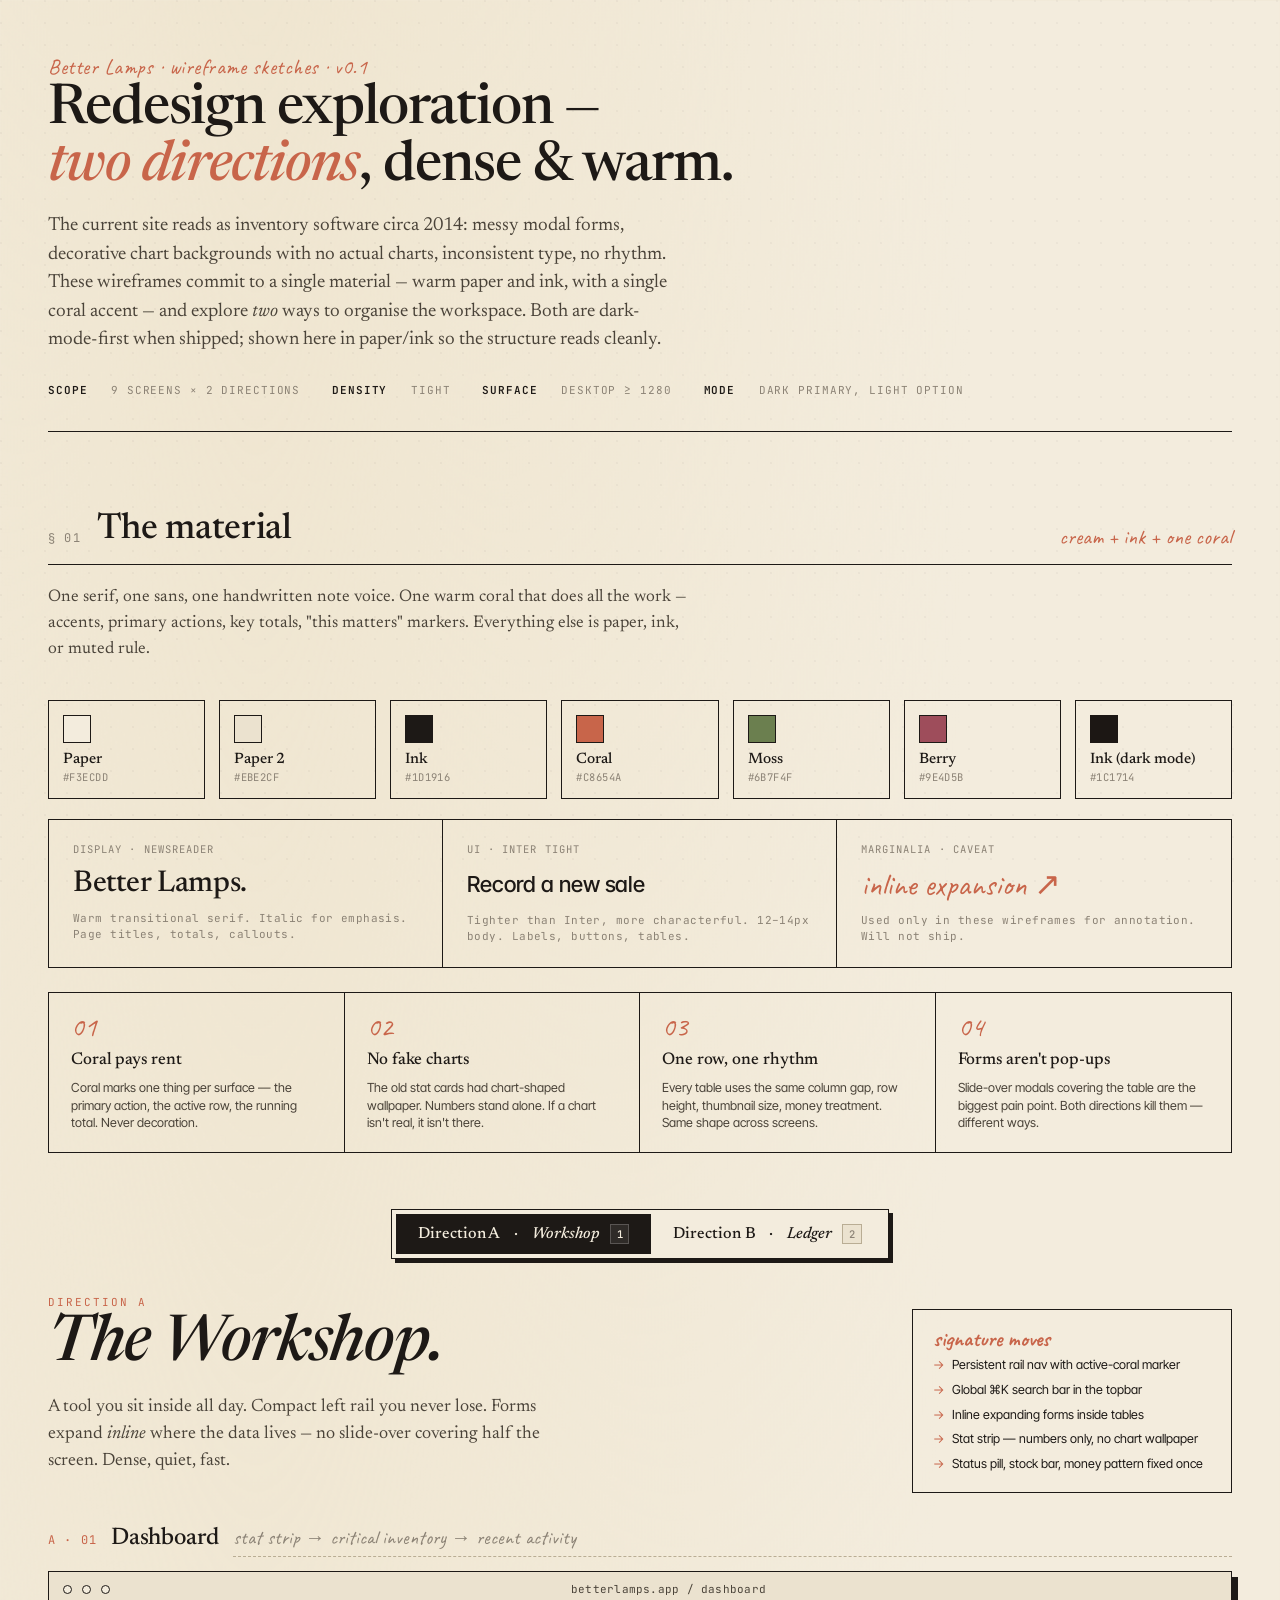
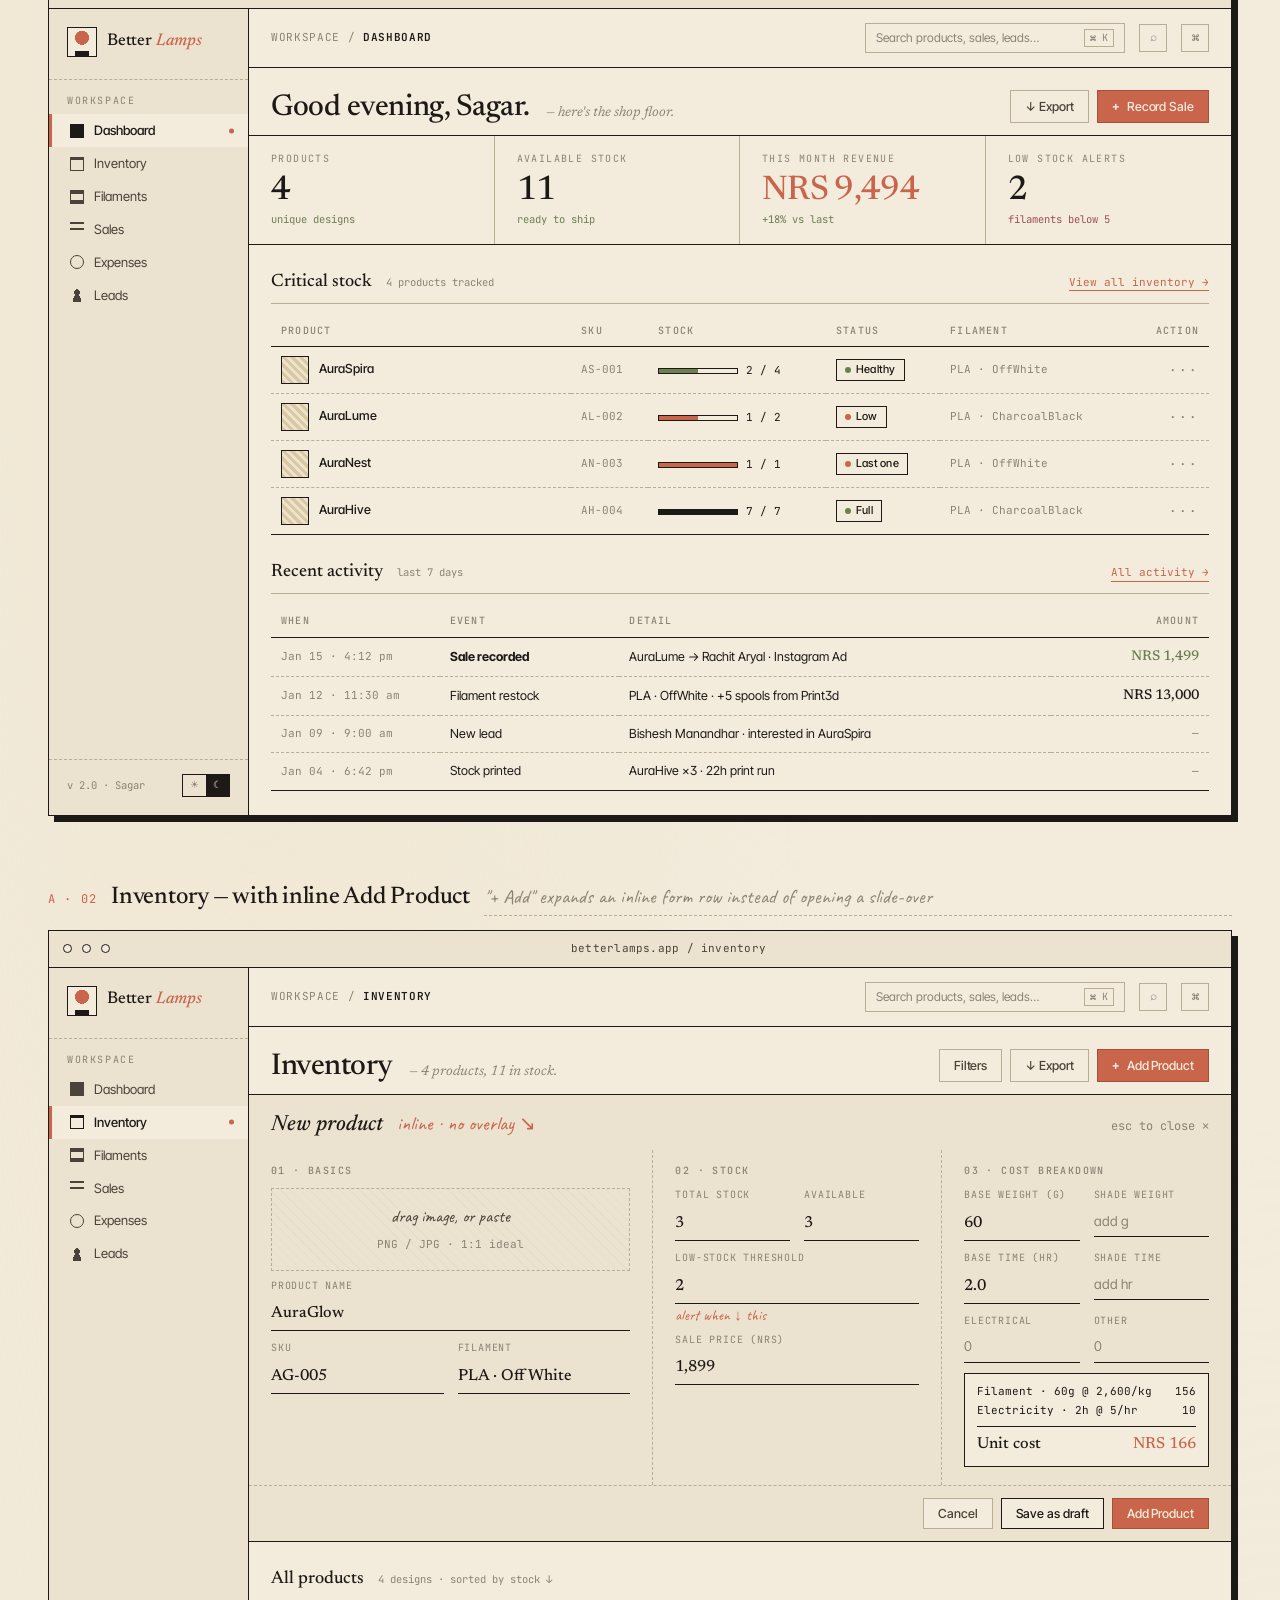
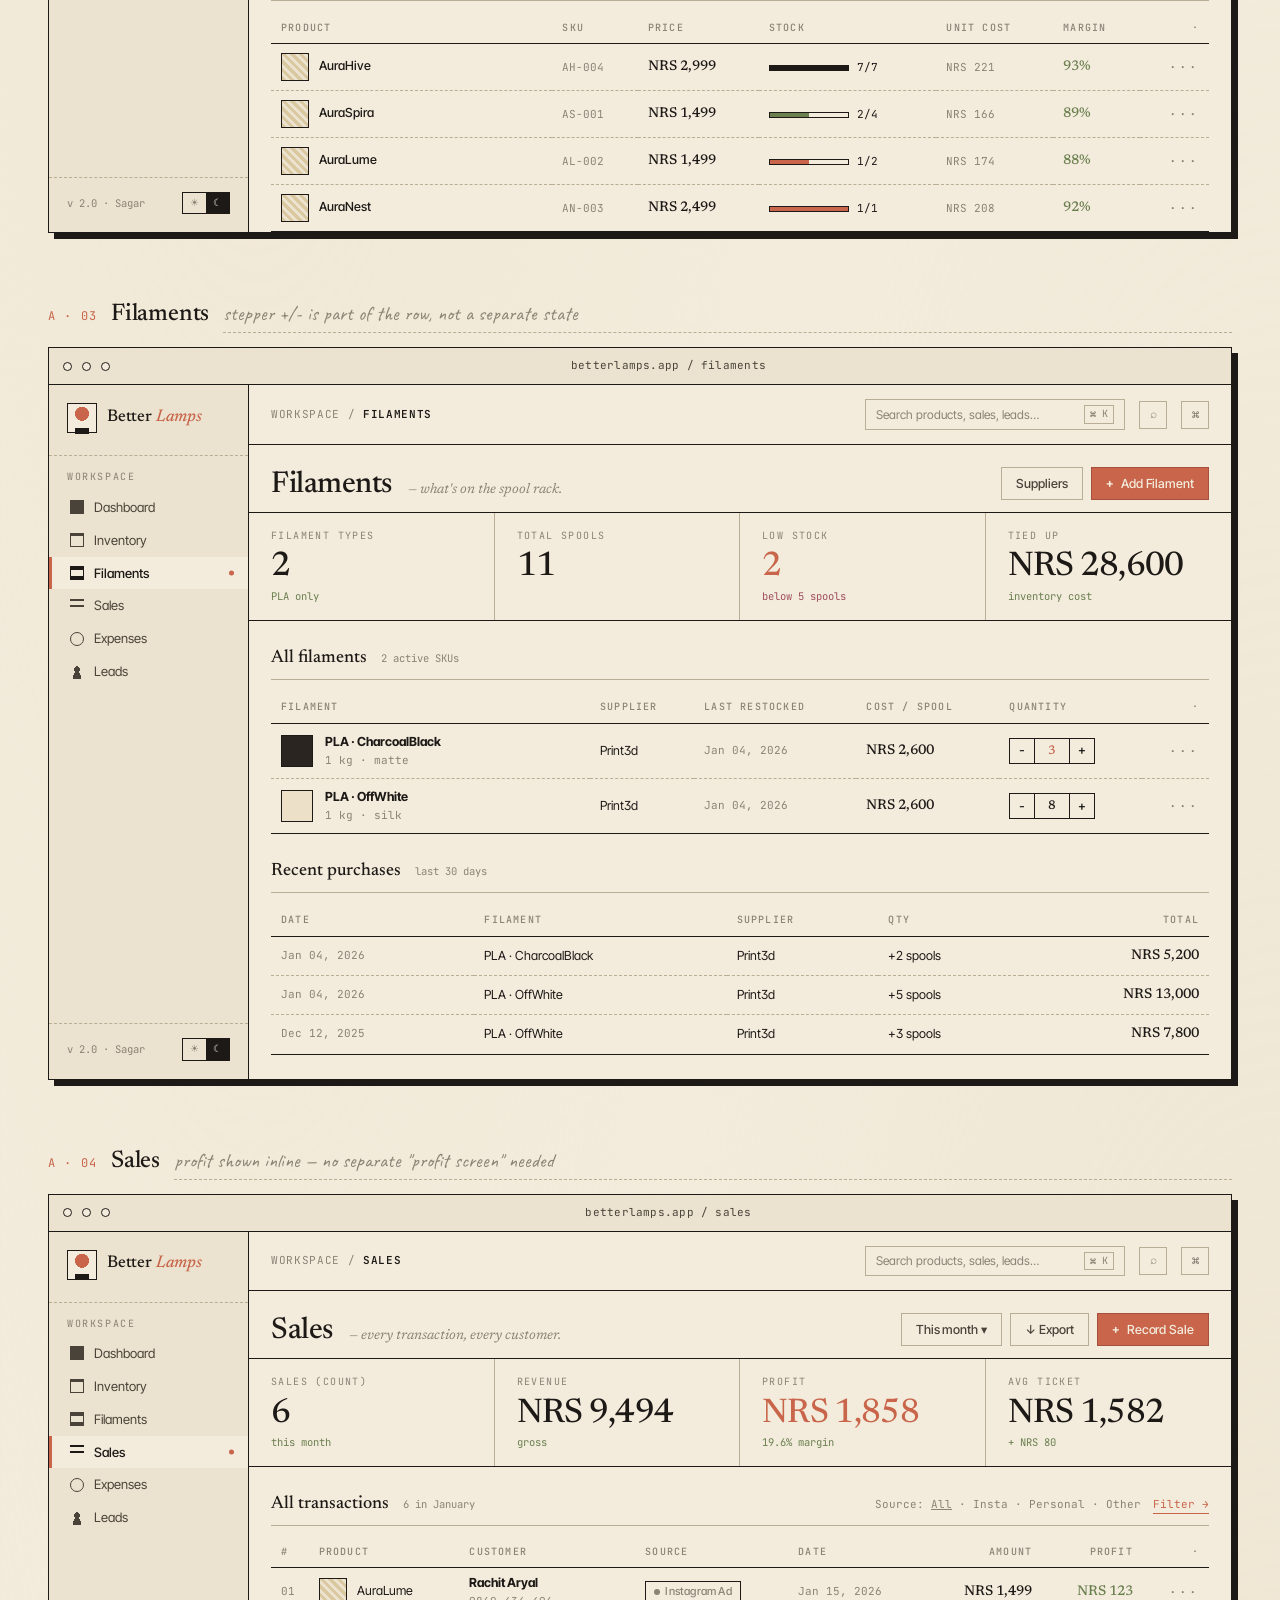
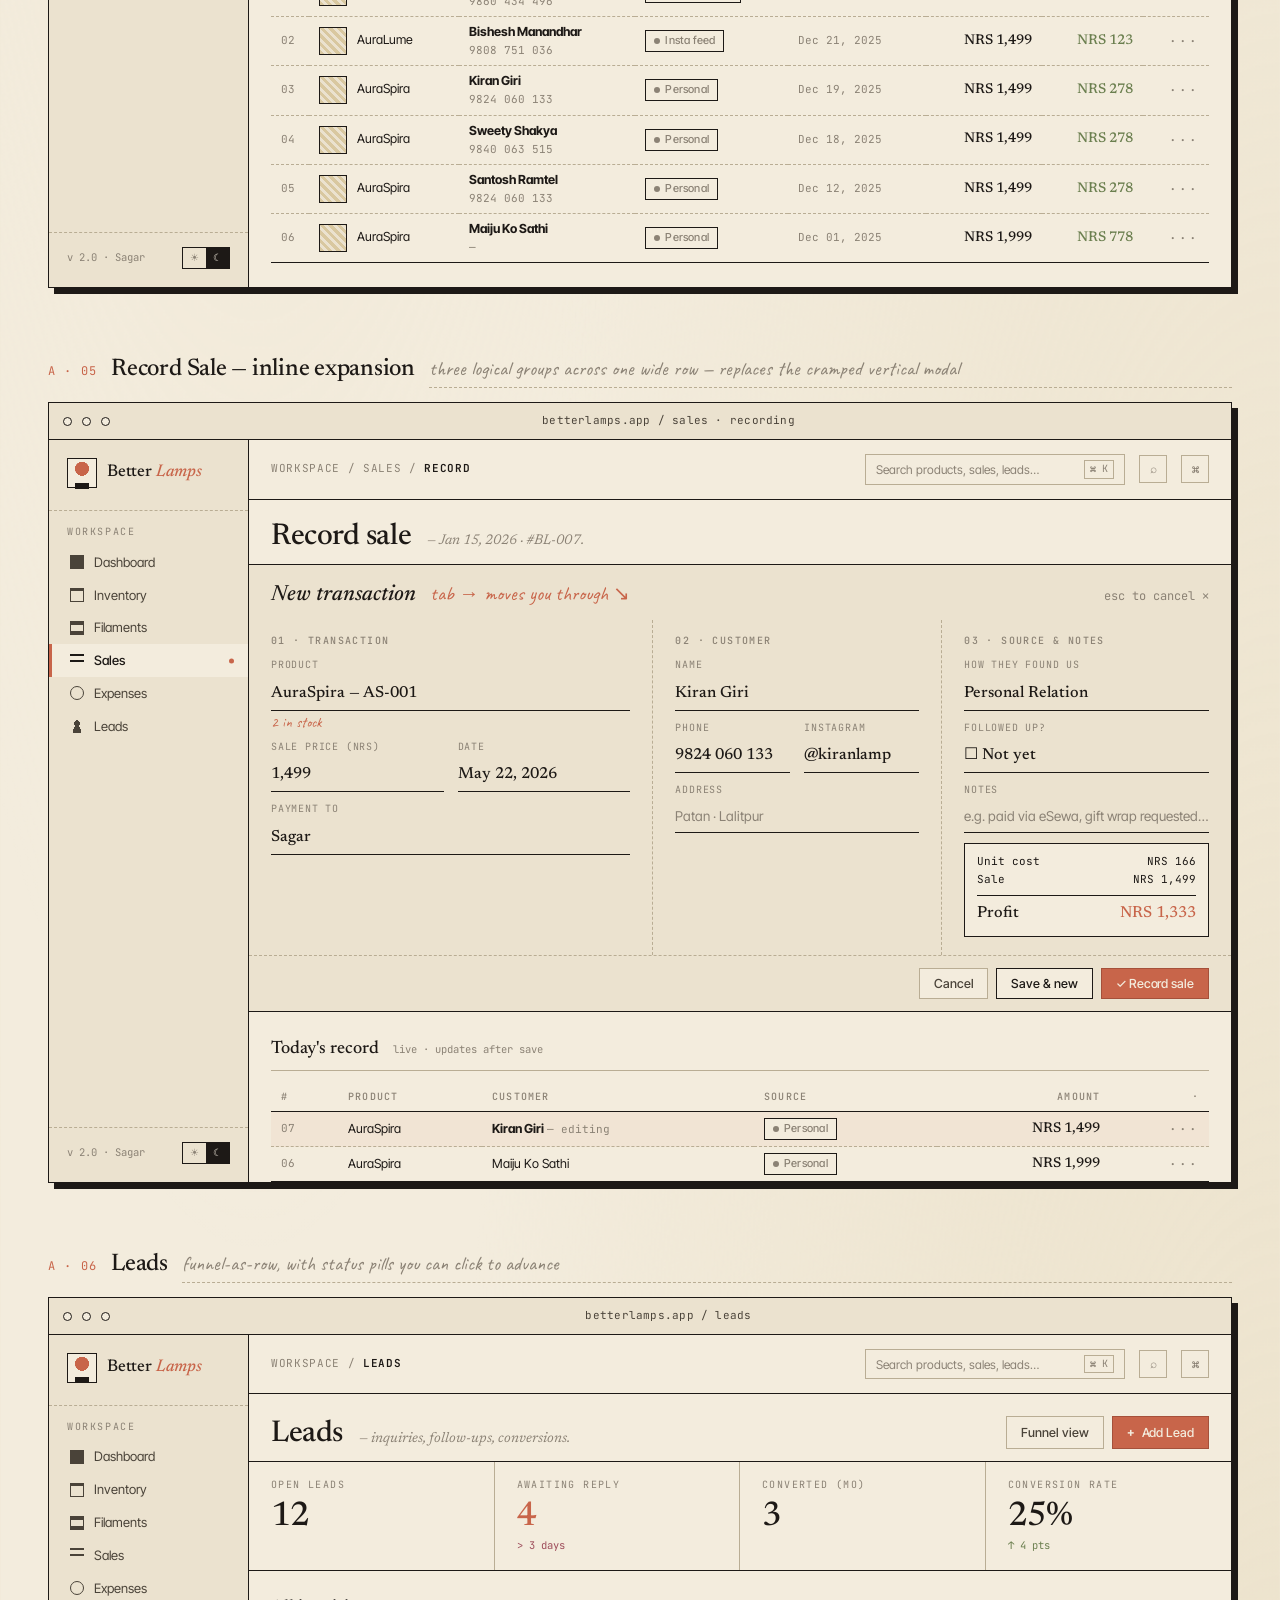
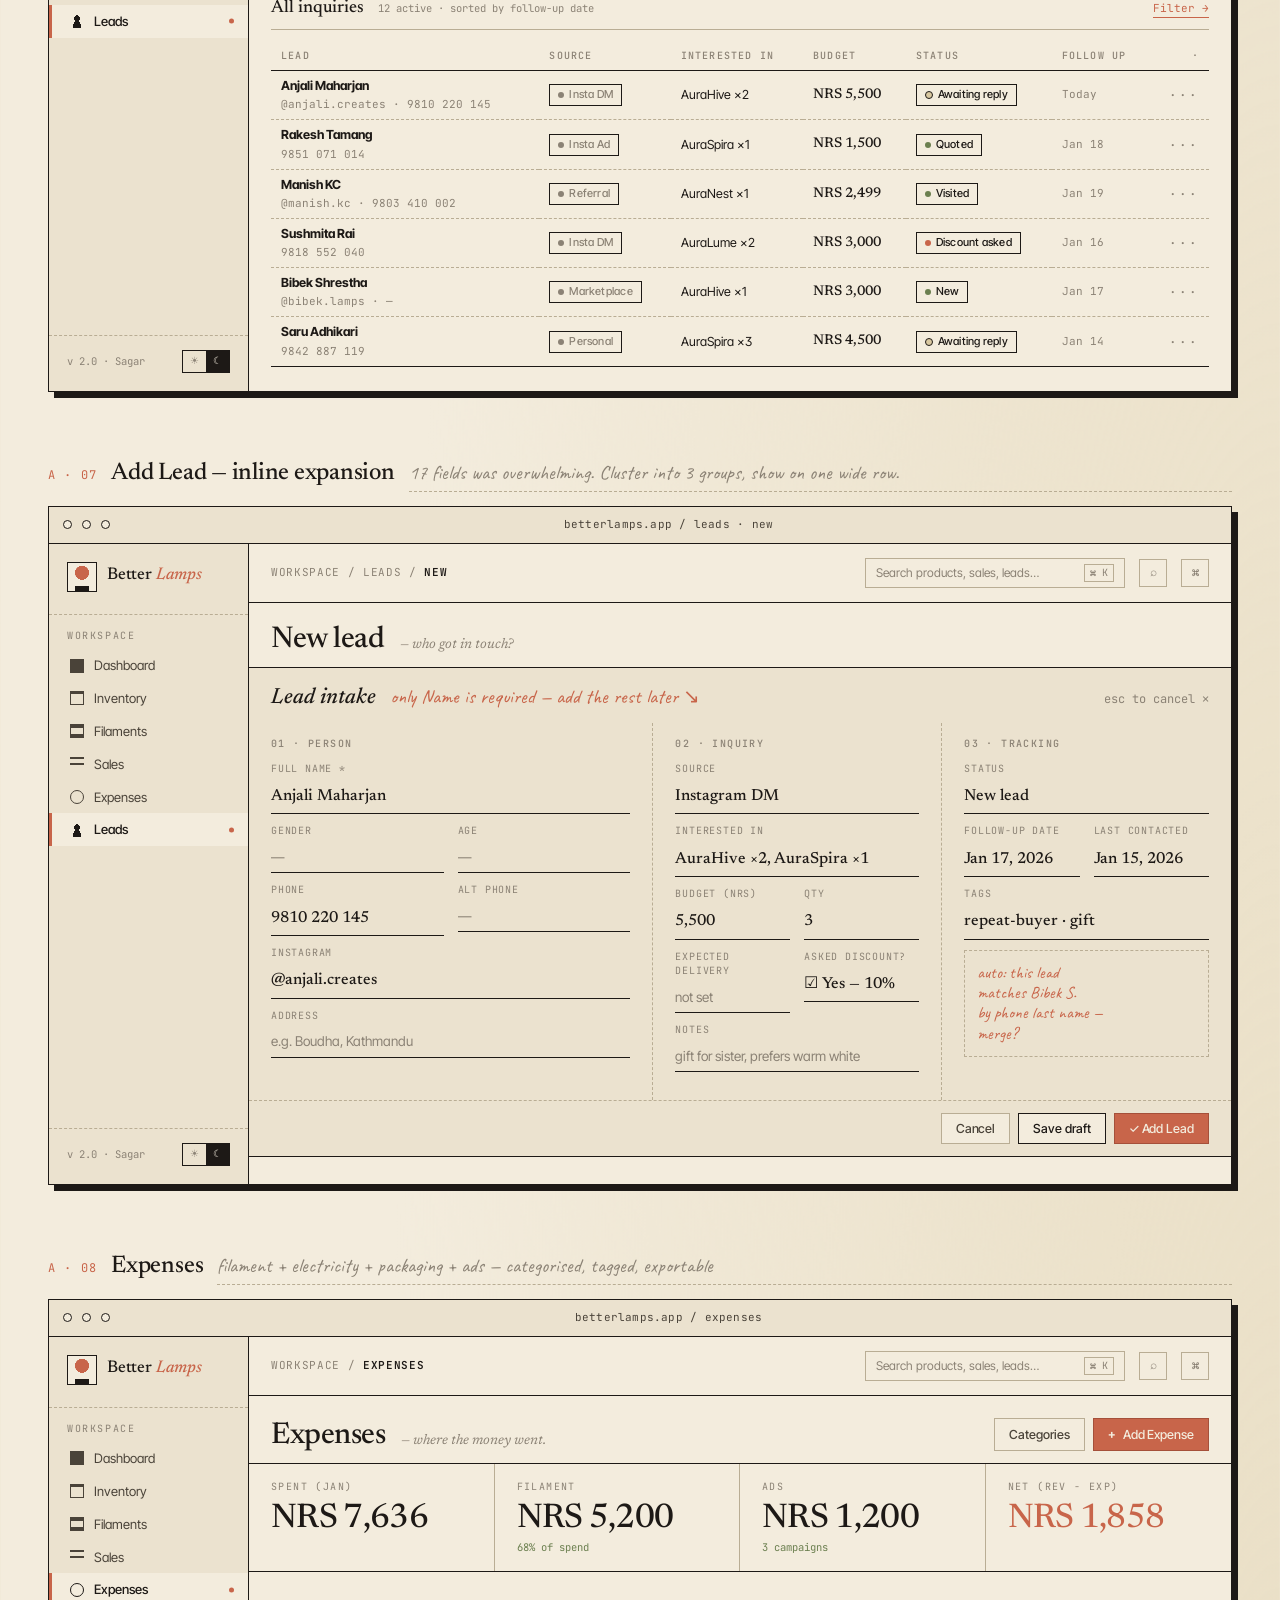
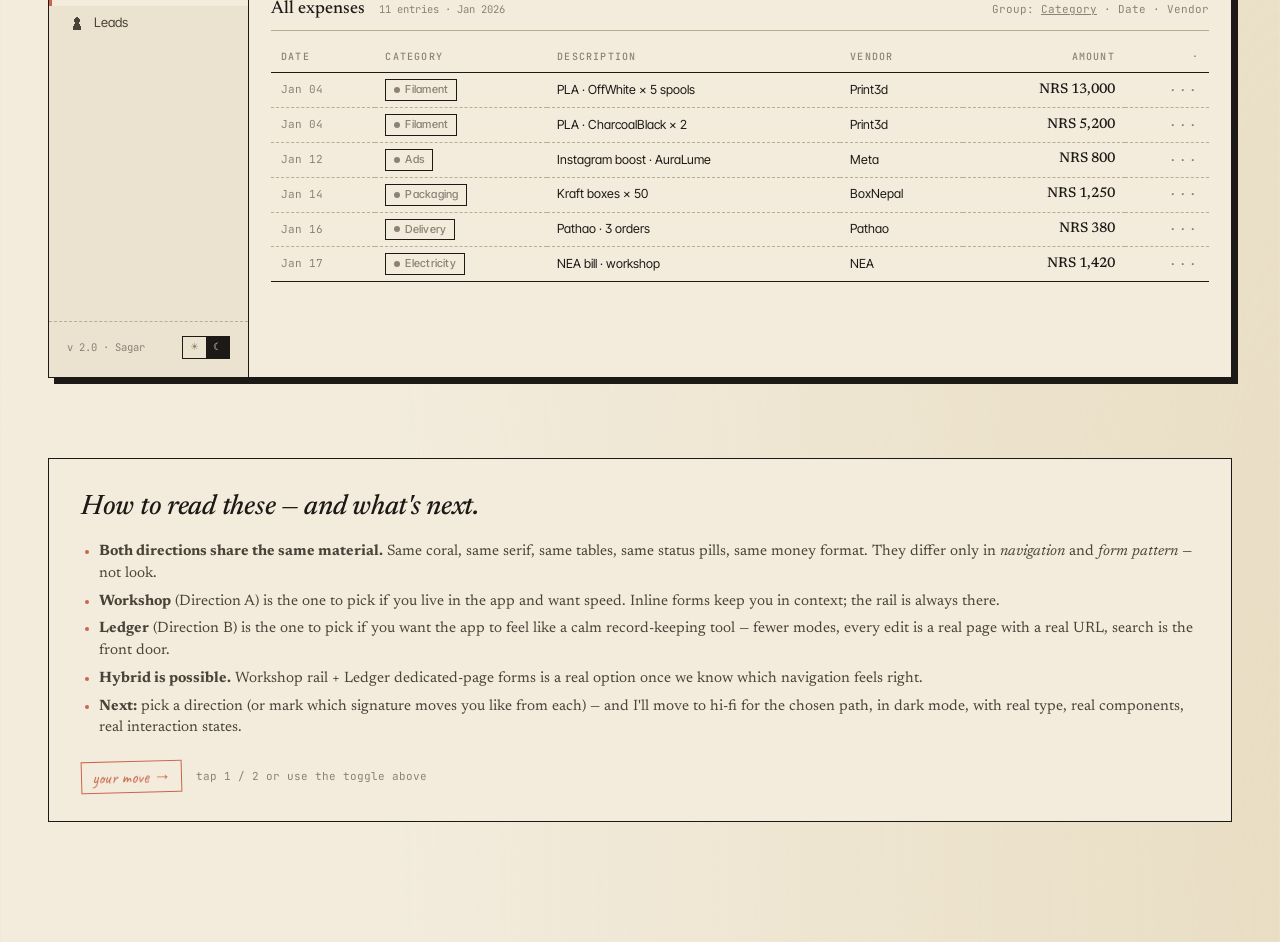
<file: design_handoff_better_lamps_redesign/designs/wireframes/Better Lamps Redesign Wireframes.html>
<!doctype html>
<html lang="en">
<head>
<meta charset="utf-8">
<title>Better Lamps — Redesign Wireframes</title>
<meta name="viewport" content="width=1280">
<link rel="preconnect" href="https://fonts.googleapis.com">
<link rel="preconnect" href="https://fonts.gstatic.com" crossorigin>
<link href="https://fonts.googleapis.com/css2?family=Caveat:wght@500;600&family=Inter+Tight:wght@400;500;600&family=JetBrains+Mono:wght@400;500&family=Newsreader:ital,wght@0,400;0,500;0,600;1,400;1,500;1,600&display=swap" rel="stylesheet">
<link rel="stylesheet" href="styles.css">
</head>
<body>
<div class="doc">

  <!-- ══════════════════════════════════════════
       DOC HEADER
       ══════════════════════════════════════════ -->
  <header class="doc-head">
    <p class="eyebrow">Better Lamps · wireframe sketches · v0.1</p>
    <h1 class="doc-title">Redesign exploration —<br><em>two directions</em>, dense &amp; warm.</h1>
    <p class="doc-lede">
      The current site reads as inventory software circa 2014: messy modal forms, decorative chart backgrounds with no actual charts, inconsistent type, no rhythm.
      These wireframes commit to a single material — warm paper and ink, with a single coral accent — and explore <em>two</em> ways to organise the workspace.
      Both are dark-mode-first when shipped; shown here in paper/ink so the structure reads cleanly.
    </p>
    <div class="meta-row">
      <span><b>Scope</b> &nbsp; 9 screens × 2 directions</span>
      <span><b>Density</b> &nbsp; Tight</span>
      <span><b>Surface</b> &nbsp; Desktop ≥ 1280</span>
      <span><b>Mode</b> &nbsp; Dark primary, light option</span>
    </div>
  </header>

  <!-- ══════════════════════════════════════════
       SYSTEM — palette + type
       ══════════════════════════════════════════ -->
  <section class="section">
    <div class="section-head">
      <span class="num">§ 01</span>
      <h2>The material</h2>
      <span class="tag">cream + ink + one coral</span>
    </div>
    <p class="section-intro">
      One serif, one sans, one handwritten note voice. One warm coral that does all the work — accents, primary actions, key totals, "this matters" markers. Everything else is paper, ink, or muted rule.
    </p>

    <div class="palette">
      <div class="sw"><div class="chip" style="background: var(--paper)"></div><div class="name">Paper</div><div class="hex">#F3ECDD</div></div>
      <div class="sw"><div class="chip" style="background: var(--paper-2)"></div><div class="name">Paper 2</div><div class="hex">#EBE2CF</div></div>
      <div class="sw"><div class="chip" style="background: var(--ink)"></div><div class="name">Ink</div><div class="hex">#1D1916</div></div>
      <div class="sw"><div class="chip" style="background: var(--coral)"></div><div class="name">Coral</div><div class="hex">#C8654A</div></div>
      <div class="sw"><div class="chip" style="background: var(--moss)"></div><div class="name">Moss</div><div class="hex">#6B7F4F</div></div>
      <div class="sw"><div class="chip" style="background: var(--berry)"></div><div class="name">Berry</div><div class="hex">#9E4D5B</div></div>
      <div class="sw"><div class="chip" style="background: var(--dk-paper); border-color: var(--dk-paper);"></div><div class="name">Ink (dark mode)</div><div class="hex">#1C1714</div></div>
    </div>

    <div class="typespec">
      <div>
        <div class="label">Display · Newsreader</div>
        <div class="demo-serif">Better Lamps.</div>
        <div class="sub">Warm transitional serif. Italic for emphasis. Page titles, totals, callouts.</div>
      </div>
      <div>
        <div class="label">UI · Inter Tight</div>
        <div class="demo-sans">Record a new sale</div>
        <div class="sub">Tighter than Inter, more characterful. 12–14px body. Labels, buttons, tables.</div>
      </div>
      <div>
        <div class="label">Marginalia · Caveat</div>
        <div class="demo-hand">inline expansion ↗</div>
        <div class="sub">Used only in these wireframes for annotation. Will not ship.</div>
      </div>
    </div>

    <div class="principles">
      <div class="principle">
        <div class="n">01</div>
        <h4>Coral pays rent</h4>
        <p>Coral marks one thing per surface — the primary action, the active row, the running total. Never decoration.</p>
      </div>
      <div class="principle">
        <div class="n">02</div>
        <h4>No fake charts</h4>
        <p>The old stat cards had chart-shaped wallpaper. Numbers stand alone. If a chart isn't real, it isn't there.</p>
      </div>
      <div class="principle">
        <div class="n">03</div>
        <h4>One row, one rhythm</h4>
        <p>Every table uses the same column gap, row height, thumbnail size, money treatment. Same shape across screens.</p>
      </div>
      <div class="principle">
        <div class="n">04</div>
        <h4>Forms aren't pop-ups</h4>
        <p>Slide-over modals covering the table are the biggest pain point. Both directions kill them — different ways.</p>
      </div>
    </div>
  </section>

  <!-- ══════════════════════════════════════════
       DIRECTION TOGGLE
       ══════════════════════════════════════════ -->
  <div class="toggle-wrap">
    <div class="toggle" role="tablist">
      <button class="active" data-dir="a"><span>Direction A</span> &nbsp;·&nbsp; <em style="font-family:var(--serif);font-style:italic;font-weight:500">Workshop</em> <span class="key">1</span></button>
      <button data-dir="b"><span>Direction B</span> &nbsp;·&nbsp; <em style="font-family:var(--serif);font-style:italic;font-weight:500">Ledger</em> <span class="key">2</span></button>
    </div>
  </div>

  <!-- ══════════════════════════════════════════
       DIRECTION A — WORKSHOP
       ══════════════════════════════════════════ -->
  <div class="dir active" id="dir-a">

    <div class="dir-head">
      <div class="title-block">
        <span class="label">Direction A</span>
        <h3>The Workshop.</h3>
        <p class="thesis">A tool you sit inside all day. Compact left rail you never lose. Forms expand <em>inline</em> where the data lives — no slide-over covering half the screen. Dense, quiet, fast.</p>
      </div>
      <div class="meta-card">
        <h5>signature moves</h5>
        <ul>
          <li>Persistent rail nav with active-coral marker</li>
          <li>Global ⌘K search bar in the topbar</li>
          <li>Inline expanding forms inside tables</li>
          <li>Stat strip — numbers only, no chart wallpaper</li>
          <li>Status pill, stock bar, money pattern fixed once</li>
        </ul>
      </div>
    </div>

    <!-- A1. Dashboard -->
    <div class="screen">
      <div class="screen-label">
        <span class="num">A · 01</span>
        <h4>Dashboard</h4>
        <span class="hand">stat strip → critical inventory → recent activity</span>
      </div>
      <div class="frame">
        <div class="chrome"><span class="dot"></span><span class="dot"></span><span class="dot"></span><span class="url">betterlamps.app / dashboard</span></div>
        <div class="stage a-grid">
          <!-- Rail -->
          <aside class="a-rail">
            <div class="a-brand"><div class="mark"></div><div class="name">Better <em>Lamps</em></div></div>
            <div class="a-nav-label">WORKSPACE</div>
            <ul class="a-nav">
              <li class="active"><span class="ico sq"></span> Dashboard</li>
              <li><span class="ico box"></span> Inventory</li>
              <li><span class="ico layers"></span> Filaments</li>
              <li><span class="ico list"></span> Sales</li>
              <li><span class="ico coin"></span> Expenses</li>
              <li><span class="ico peep"></span> Leads</li>
            </ul>
            <div class="a-rail-foot">
              <span>v 2.0 · Sagar</span>
              <div class="toggle-mode"><span>☀</span><span class="on">☾</span></div>
            </div>
          </aside>
          <!-- Main -->
          <main class="a-main">
            <div class="a-topbar">
              <div class="a-crumbs">WORKSPACE / <b>DASHBOARD</b></div>
              <div class="a-search">Search products, sales, leads… <span class="k">⌘ K</span></div>
              <div class="a-icon-btn">⌕</div>
              <div class="a-icon-btn">⌘</div>
            </div>
            <div class="a-pageh">
              <h1>Good evening, Sagar.</h1>
              <span class="sub">— here's the shop floor.</span>
              <div class="actions">
                <button class="btn ghost">↓ Export</button>
                <button class="btn primary"><span class="plus">+</span> Record Sale</button>
              </div>
            </div>
            <!-- stat strip -->
            <div class="a-stats">
              <div class="a-stat">
                <div class="lbl">Products</div>
                <div class="val">4</div>
                <div class="delta">unique designs</div>
              </div>
              <div class="a-stat">
                <div class="lbl">Available stock</div>
                <div class="val">11</div>
                <div class="delta">ready to ship</div>
              </div>
              <div class="a-stat">
                <div class="lbl">This month revenue</div>
                <div class="val coral">NRS 9,494</div>
                <div class="delta">+18% vs last</div>
              </div>
              <div class="a-stat">
                <div class="lbl">Low stock alerts</div>
                <div class="val">2</div>
                <div class="delta warn">filaments below 5</div>
              </div>
            </div>

            <!-- Critical inventory -->
            <div class="a-section">
              <div class="a-section-head">
                <h2>Critical stock</h2>
                <span class="count">4 products tracked</span>
                <div class="right"><a>View all inventory →</a></div>
              </div>
              <table class="tbl">
                <thead><tr><th style="width:32%">Product</th><th>SKU</th><th>Stock</th><th>Status</th><th>Filament</th><th style="text-align:right">Action</th></tr></thead>
                <tbody>
                  <tr>
                    <td><span class="thumb"></span><span class="name">AuraSpira</span></td>
                    <td class="sku">AS-001</td>
                    <td><span class="bar"><span class="track"><span class="fill" style="width:50%"></span></span><span class="txt">2 / 4</span></span></td>
                    <td><span class="pill">Healthy</span></td>
                    <td class="sku">PLA · OffWhite</td>
                    <td style="text-align:right" class="row-menu">···</td>
                  </tr>
                  <tr>
                    <td><span class="thumb"></span><span class="name">AuraLume</span></td>
                    <td class="sku">AL-002</td>
                    <td><span class="bar"><span class="track"><span class="fill low" style="width:50%"></span></span><span class="txt">1 / 2</span></span></td>
                    <td><span class="pill low">Low</span></td>
                    <td class="sku">PLA · CharcoalBlack</td>
                    <td style="text-align:right" class="row-menu">···</td>
                  </tr>
                  <tr>
                    <td><span class="thumb"></span><span class="name">AuraNest</span></td>
                    <td class="sku">AN-003</td>
                    <td><span class="bar"><span class="track"><span class="fill low" style="width:100%"></span></span><span class="txt">1 / 1</span></span></td>
                    <td><span class="pill low">Last one</span></td>
                    <td class="sku">PLA · OffWhite</td>
                    <td style="text-align:right" class="row-menu">···</td>
                  </tr>
                  <tr>
                    <td><span class="thumb"></span><span class="name">AuraHive</span></td>
                    <td class="sku">AH-004</td>
                    <td><span class="bar"><span class="track"><span class="fill full" style="width:100%"></span></span><span class="txt">7 / 7</span></span></td>
                    <td><span class="pill">Full</span></td>
                    <td class="sku">PLA · CharcoalBlack</td>
                    <td style="text-align:right" class="row-menu">···</td>
                  </tr>
                </tbody>
              </table>
            </div>

            <!-- recent activity -->
            <div class="a-section" style="padding-bottom: 24px">
              <div class="a-section-head">
                <h2>Recent activity</h2>
                <span class="count">last 7 days</span>
                <div class="right"><a>All activity →</a></div>
              </div>
              <table class="tbl">
                <thead><tr><th style="width:18%">When</th><th>Event</th><th>Detail</th><th style="text-align:right">Amount</th></tr></thead>
                <tbody>
                  <tr><td class="sku">Jan 15 · 4:12 pm</td><td><b>Sale recorded</b></td><td>AuraLume → Rachit Aryal · Instagram Ad</td><td class="money good" style="text-align:right">NRS 1,499</td></tr>
                  <tr><td class="sku">Jan 12 · 11:30 am</td><td>Filament restock</td><td>PLA · OffWhite · +5 spools from Print3d</td><td class="money" style="text-align:right">NRS 13,000</td></tr>
                  <tr><td class="sku">Jan 09 · 9:00 am</td><td>New lead</td><td>Bishesh Manandhar · interested in AuraSpira</td><td class="sku" style="text-align:right">—</td></tr>
                  <tr><td class="sku">Jan 04 · 6:42 pm</td><td>Stock printed</td><td>AuraHive ×3 · 22h print run</td><td class="sku" style="text-align:right">—</td></tr>
                </tbody>
              </table>
            </div>
          </main>
        </div>
      </div>
      <div class="pin tr">stat strip<br>replaces the<br>4 fake charts</div>
      <div class="pin br">one table pattern,<br>used everywhere ↓</div>
    </div>

    <!-- A2. Inventory list with inline-open Add Product -->
    <div class="screen">
      <div class="screen-label">
        <span class="num">A · 02</span>
        <h4>Inventory — with inline Add Product</h4>
        <span class="hand">"+ Add" expands an inline form row instead of opening a slide-over</span>
      </div>
      <div class="frame">
        <div class="chrome"><span class="dot"></span><span class="dot"></span><span class="dot"></span><span class="url">betterlamps.app / inventory</span></div>
        <div class="stage a-grid">
          <aside class="a-rail">
            <div class="a-brand"><div class="mark"></div><div class="name">Better <em>Lamps</em></div></div>
            <div class="a-nav-label">WORKSPACE</div>
            <ul class="a-nav">
              <li><span class="ico sq"></span> Dashboard</li>
              <li class="active"><span class="ico box"></span> Inventory</li>
              <li><span class="ico layers"></span> Filaments</li>
              <li><span class="ico list"></span> Sales</li>
              <li><span class="ico coin"></span> Expenses</li>
              <li><span class="ico peep"></span> Leads</li>
            </ul>
            <div class="a-rail-foot"><span>v 2.0 · Sagar</span><div class="toggle-mode"><span>☀</span><span class="on">☾</span></div></div>
          </aside>
          <main class="a-main">
            <div class="a-topbar">
              <div class="a-crumbs">WORKSPACE / <b>INVENTORY</b></div>
              <div class="a-search">Search products, sales, leads… <span class="k">⌘ K</span></div>
              <div class="a-icon-btn">⌕</div><div class="a-icon-btn">⌘</div>
            </div>
            <div class="a-pageh">
              <h1>Inventory</h1>
              <span class="sub">— 4 products, 11 in stock.</span>
              <div class="actions">
                <button class="btn ghost">Filters</button>
                <button class="btn ghost">↓ Export</button>
                <button class="btn primary"><span class="plus">+</span> Add Product</button>
              </div>
            </div>

            <!-- Inline form sitting between the page header and the table -->
            <div class="inline-form">
              <div class="inline-form-head">
                <h3>New product</h3>
                <span class="hint">inline · no overlay ↘</span>
                <span class="close">esc to close ✕</span>
              </div>
              <div class="inline-form-body">
                <div>
                  <h6>01 · Basics</h6>
                  <div class="image-drop">drag image, or paste<br><span style="font-size:11px;font-family:var(--mono);color:var(--muted)">PNG / JPG · 1:1 ideal</span></div>
                  <div class="field"><span class="lbl">Product name</span><div class="input">AuraGlow</div></div>
                  <div class="field-row">
                    <div class="field"><span class="lbl">SKU</span><div class="input">AG-005</div></div>
                    <div class="field"><span class="lbl">Filament</span><div class="input">PLA · OffWhite</div></div>
                  </div>
                </div>
                <div>
                  <h6>02 · Stock</h6>
                  <div class="field-row">
                    <div class="field"><span class="lbl">Total stock</span><div class="input">3</div></div>
                    <div class="field"><span class="lbl">Available</span><div class="input">3</div></div>
                  </div>
                  <div class="field"><span class="lbl">Low-stock threshold</span><div class="input">2</div><span class="helper">alert when ↓ this</span></div>
                  <div class="field"><span class="lbl">Sale price (NRS)</span><div class="input">1,899</div></div>
                </div>
                <div>
                  <h6>03 · Cost breakdown</h6>
                  <div class="field-row">
                    <div class="field"><span class="lbl">Base weight (g)</span><div class="input">60</div></div>
                    <div class="field"><span class="lbl">Shade weight</span><div class="input placeholder">add g</div></div>
                  </div>
                  <div class="field-row">
                    <div class="field"><span class="lbl">Base time (hr)</span><div class="input">2.0</div></div>
                    <div class="field"><span class="lbl">Shade time</span><div class="input placeholder">add hr</div></div>
                  </div>
                  <div class="field-row">
                    <div class="field"><span class="lbl">Electrical</span><div class="input placeholder">0</div></div>
                    <div class="field"><span class="lbl">Other</span><div class="input placeholder">0</div></div>
                  </div>
                  <div class="cost-summary">
                    <div class="ln"><span>Filament · 60g @ 2,600/kg</span><span>156</span></div>
                    <div class="ln"><span>Electricity · 2h @ 5/hr</span><span>10</span></div>
                    <div class="ln total"><span>Unit cost</span><span class="v">NRS 166</span></div>
                  </div>
                </div>
              </div>
              <div class="inline-form-foot">
                <button class="btn ghost">Cancel</button>
                <button class="btn">Save as draft</button>
                <button class="btn primary">Add Product</button>
              </div>
            </div>

            <!-- The full table still visible below -->
            <div class="a-section">
              <div class="a-section-head">
                <h2>All products</h2>
                <span class="count">4 designs · sorted by stock ↓</span>
              </div>
              <table class="tbl">
                <thead><tr><th style="width:30%">Product</th><th>SKU</th><th>Price</th><th>Stock</th><th>Unit cost</th><th>Margin</th><th style="text-align:right">·</th></tr></thead>
                <tbody>
                  <tr><td><span class="thumb"></span><span class="name">AuraHive</span></td><td class="sku">AH-004</td><td class="money">NRS 2,999</td><td><span class="bar"><span class="track"><span class="fill full" style="width:100%"></span></span><span class="txt">7/7</span></span></td><td class="sku">NRS 221</td><td class="money good">93%</td><td style="text-align:right" class="row-menu">···</td></tr>
                  <tr><td><span class="thumb"></span><span class="name">AuraSpira</span></td><td class="sku">AS-001</td><td class="money">NRS 1,499</td><td><span class="bar"><span class="track"><span class="fill" style="width:50%"></span></span><span class="txt">2/4</span></span></td><td class="sku">NRS 166</td><td class="money good">89%</td><td style="text-align:right" class="row-menu">···</td></tr>
                  <tr><td><span class="thumb"></span><span class="name">AuraLume</span></td><td class="sku">AL-002</td><td class="money">NRS 1,499</td><td><span class="bar"><span class="track"><span class="fill low" style="width:50%"></span></span><span class="txt">1/2</span></span></td><td class="sku">NRS 174</td><td class="money good">88%</td><td style="text-align:right" class="row-menu">···</td></tr>
                  <tr><td><span class="thumb"></span><span class="name">AuraNest</span></td><td class="sku">AN-003</td><td class="money">NRS 2,499</td><td><span class="bar"><span class="track"><span class="fill low" style="width:100%"></span></span><span class="txt">1/1</span></span></td><td class="sku">NRS 208</td><td class="money good">92%</td><td style="text-align:right" class="row-menu">···</td></tr>
                </tbody>
              </table>
            </div>
          </main>
        </div>
      </div>
      <div class="pin tl">no slide-over.<br>form lives where<br>the data is.</div>
      <div class="pin br">cost breakdown<br>auto-calculates ✺</div>
    </div>

    <!-- A3. Filaments -->
    <div class="screen">
      <div class="screen-label">
        <span class="num">A · 03</span>
        <h4>Filaments</h4>
        <span class="hand">stepper +/- is part of the row, not a separate state</span>
      </div>
      <div class="frame">
        <div class="chrome"><span class="dot"></span><span class="dot"></span><span class="dot"></span><span class="url">betterlamps.app / filaments</span></div>
        <div class="stage a-grid">
          <aside class="a-rail">
            <div class="a-brand"><div class="mark"></div><div class="name">Better <em>Lamps</em></div></div>
            <div class="a-nav-label">WORKSPACE</div>
            <ul class="a-nav">
              <li><span class="ico sq"></span> Dashboard</li>
              <li><span class="ico box"></span> Inventory</li>
              <li class="active"><span class="ico layers"></span> Filaments</li>
              <li><span class="ico list"></span> Sales</li>
              <li><span class="ico coin"></span> Expenses</li>
              <li><span class="ico peep"></span> Leads</li>
            </ul>
            <div class="a-rail-foot"><span>v 2.0 · Sagar</span><div class="toggle-mode"><span>☀</span><span class="on">☾</span></div></div>
          </aside>
          <main class="a-main">
            <div class="a-topbar">
              <div class="a-crumbs">WORKSPACE / <b>FILAMENTS</b></div>
              <div class="a-search">Search products, sales, leads… <span class="k">⌘ K</span></div>
              <div class="a-icon-btn">⌕</div><div class="a-icon-btn">⌘</div>
            </div>
            <div class="a-pageh">
              <h1>Filaments</h1>
              <span class="sub">— what's on the spool rack.</span>
              <div class="actions">
                <button class="btn ghost">Suppliers</button>
                <button class="btn primary"><span class="plus">+</span> Add Filament</button>
              </div>
            </div>
            <div class="a-stats">
              <div class="a-stat"><div class="lbl">Filament types</div><div class="val">2</div><div class="delta">PLA only</div></div>
              <div class="a-stat"><div class="lbl">Total spools</div><div class="val">11</div></div>
              <div class="a-stat"><div class="lbl">Low stock</div><div class="val coral">2</div><div class="delta warn">below 5 spools</div></div>
              <div class="a-stat"><div class="lbl">Tied up</div><div class="val">NRS 28,600</div><div class="delta">inventory cost</div></div>
            </div>
            <div class="a-section">
              <div class="a-section-head">
                <h2>All filaments</h2>
                <span class="count">2 active SKUs</span>
              </div>
              <table class="tbl">
                <thead><tr><th style="width:34%">Filament</th><th>Supplier</th><th>Last restocked</th><th>Cost / spool</th><th>Quantity</th><th style="text-align:right">·</th></tr></thead>
                <tbody>
                  <tr>
                    <td><span class="fil-card"><span class="fil-swatch dark"></span><span><b>PLA · CharcoalBlack</b><br><span class="sku">1 kg · matte</span></span></span></td>
                    <td>Print3d</td>
                    <td class="sku">Jan 04, 2026</td>
                    <td class="money">NRS 2,600</td>
                    <td><span class="qty-stepper"><button>−</button><span class="v" style="color:var(--coral)">3</span><button>+</button></span></td>
                    <td style="text-align:right" class="row-menu">···</td>
                  </tr>
                  <tr>
                    <td><span class="fil-card"><span class="fil-swatch off"></span><span><b>PLA · OffWhite</b><br><span class="sku">1 kg · silk</span></span></span></td>
                    <td>Print3d</td>
                    <td class="sku">Jan 04, 2026</td>
                    <td class="money">NRS 2,600</td>
                    <td><span class="qty-stepper"><button>−</button><span class="v">8</span><button>+</button></span></td>
                    <td style="text-align:right" class="row-menu">···</td>
                  </tr>
                </tbody>
              </table>
            </div>
            <div class="a-section" style="padding-bottom:24px">
              <div class="a-section-head">
                <h2>Recent purchases</h2>
                <span class="count">last 30 days</span>
              </div>
              <table class="tbl">
                <thead><tr><th>Date</th><th>Filament</th><th>Supplier</th><th>Qty</th><th style="text-align:right">Total</th></tr></thead>
                <tbody>
                  <tr><td class="sku">Jan 04, 2026</td><td>PLA · CharcoalBlack</td><td>Print3d</td><td>+2 spools</td><td class="money" style="text-align:right">NRS 5,200</td></tr>
                  <tr><td class="sku">Jan 04, 2026</td><td>PLA · OffWhite</td><td>Print3d</td><td>+5 spools</td><td class="money" style="text-align:right">NRS 13,000</td></tr>
                  <tr><td class="sku">Dec 12, 2025</td><td>PLA · OffWhite</td><td>Print3d</td><td>+3 spools</td><td class="money" style="text-align:right">NRS 7,800</td></tr>
                </tbody>
              </table>
            </div>
          </main>
        </div>
      </div>
      <div class="pin tr">low-stock<br>shown in coral —<br>not red banners.</div>
    </div>

    <!-- A4. Sales -->
    <div class="screen">
      <div class="screen-label">
        <span class="num">A · 04</span>
        <h4>Sales</h4>
        <span class="hand">profit shown inline — no separate "profit screen" needed</span>
      </div>
      <div class="frame">
        <div class="chrome"><span class="dot"></span><span class="dot"></span><span class="dot"></span><span class="url">betterlamps.app / sales</span></div>
        <div class="stage a-grid">
          <aside class="a-rail">
            <div class="a-brand"><div class="mark"></div><div class="name">Better <em>Lamps</em></div></div>
            <div class="a-nav-label">WORKSPACE</div>
            <ul class="a-nav">
              <li><span class="ico sq"></span> Dashboard</li>
              <li><span class="ico box"></span> Inventory</li>
              <li><span class="ico layers"></span> Filaments</li>
              <li class="active"><span class="ico list"></span> Sales</li>
              <li><span class="ico coin"></span> Expenses</li>
              <li><span class="ico peep"></span> Leads</li>
            </ul>
            <div class="a-rail-foot"><span>v 2.0 · Sagar</span><div class="toggle-mode"><span>☀</span><span class="on">☾</span></div></div>
          </aside>
          <main class="a-main">
            <div class="a-topbar">
              <div class="a-crumbs">WORKSPACE / <b>SALES</b></div>
              <div class="a-search">Search products, sales, leads… <span class="k">⌘ K</span></div>
              <div class="a-icon-btn">⌕</div><div class="a-icon-btn">⌘</div>
            </div>
            <div class="a-pageh">
              <h1>Sales</h1>
              <span class="sub">— every transaction, every customer.</span>
              <div class="actions">
                <button class="btn ghost">This month ▾</button>
                <button class="btn ghost">↓ Export</button>
                <button class="btn primary"><span class="plus">+</span> Record Sale</button>
              </div>
            </div>
            <div class="a-stats">
              <div class="a-stat"><div class="lbl">Sales (count)</div><div class="val">6</div><div class="delta">this month</div></div>
              <div class="a-stat"><div class="lbl">Revenue</div><div class="val">NRS 9,494</div><div class="delta">gross</div></div>
              <div class="a-stat"><div class="lbl">Profit</div><div class="val coral">NRS 1,858</div><div class="delta">19.6% margin</div></div>
              <div class="a-stat"><div class="lbl">Avg ticket</div><div class="val">NRS 1,582</div><div class="delta">+ NRS 80</div></div>
            </div>
            <div class="a-section" style="padding-bottom: 24px">
              <div class="a-section-head">
                <h2>All transactions</h2>
                <span class="count">6 in January</span>
                <div class="right">
                  <span>Source: <u>All</u> · Insta · Personal · Other</span>
                  <a>Filter →</a>
                </div>
              </div>
              <table class="tbl tight">
                <thead><tr><th style="width:4%">#</th><th>Product</th><th>Customer</th><th>Source</th><th>Date</th><th style="text-align:right">Amount</th><th style="text-align:right">Profit</th><th style="text-align:right">·</th></tr></thead>
                <tbody>
                  <tr><td class="sku">01</td><td><span class="thumb"></span>AuraLume</td><td><b>Rachit Aryal</b><br><span class="sku">9860 434 496</span></td><td><span class="pill muted">Instagram Ad</span></td><td class="sku">Jan 15, 2026</td><td class="money" style="text-align:right">NRS 1,499</td><td class="money good" style="text-align:right">NRS 123</td><td class="row-menu" style="text-align:right">···</td></tr>
                  <tr><td class="sku">02</td><td><span class="thumb"></span>AuraLume</td><td><b>Bishesh Manandhar</b><br><span class="sku">9808 751 036</span></td><td><span class="pill muted">Insta feed</span></td><td class="sku">Dec 21, 2025</td><td class="money" style="text-align:right">NRS 1,499</td><td class="money good" style="text-align:right">NRS 123</td><td class="row-menu" style="text-align:right">···</td></tr>
                  <tr><td class="sku">03</td><td><span class="thumb"></span>AuraSpira</td><td><b>Kiran Giri</b><br><span class="sku">9824 060 133</span></td><td><span class="pill muted">Personal</span></td><td class="sku">Dec 19, 2025</td><td class="money" style="text-align:right">NRS 1,499</td><td class="money good" style="text-align:right">NRS 278</td><td class="row-menu" style="text-align:right">···</td></tr>
                  <tr><td class="sku">04</td><td><span class="thumb"></span>AuraSpira</td><td><b>Sweety Shakya</b><br><span class="sku">9840 063 515</span></td><td><span class="pill muted">Personal</span></td><td class="sku">Dec 18, 2025</td><td class="money" style="text-align:right">NRS 1,499</td><td class="money good" style="text-align:right">NRS 278</td><td class="row-menu" style="text-align:right">···</td></tr>
                  <tr><td class="sku">05</td><td><span class="thumb"></span>AuraSpira</td><td><b>Santosh Ramtel</b><br><span class="sku">9824 060 133</span></td><td><span class="pill muted">Personal</span></td><td class="sku">Dec 12, 2025</td><td class="money" style="text-align:right">NRS 1,499</td><td class="money good" style="text-align:right">NRS 278</td><td class="row-menu" style="text-align:right">···</td></tr>
                  <tr><td class="sku">06</td><td><span class="thumb"></span>AuraSpira</td><td><b>Maiju Ko Sathi</b><br><span class="sku">—</span></td><td><span class="pill muted">Personal</span></td><td class="sku">Dec 01, 2025</td><td class="money" style="text-align:right">NRS 1,999</td><td class="money good" style="text-align:right">NRS 778</td><td class="row-menu" style="text-align:right">···</td></tr>
                </tbody>
              </table>
            </div>
          </main>
        </div>
      </div>
      <div class="pin tr">profit per row —<br>was hidden behind<br>a separate screen.</div>
    </div>

    <!-- A5. Record Sale (inline) -->
    <div class="screen">
      <div class="screen-label">
        <span class="num">A · 05</span>
        <h4>Record Sale — inline expansion</h4>
        <span class="hand">three logical groups across one wide row — replaces the cramped vertical modal</span>
      </div>
      <div class="frame">
        <div class="chrome"><span class="dot"></span><span class="dot"></span><span class="dot"></span><span class="url">betterlamps.app / sales · recording</span></div>
        <div class="stage a-grid">
          <aside class="a-rail">
            <div class="a-brand"><div class="mark"></div><div class="name">Better <em>Lamps</em></div></div>
            <div class="a-nav-label">WORKSPACE</div>
            <ul class="a-nav">
              <li><span class="ico sq"></span> Dashboard</li>
              <li><span class="ico box"></span> Inventory</li>
              <li><span class="ico layers"></span> Filaments</li>
              <li class="active"><span class="ico list"></span> Sales</li>
              <li><span class="ico coin"></span> Expenses</li>
              <li><span class="ico peep"></span> Leads</li>
            </ul>
            <div class="a-rail-foot"><span>v 2.0 · Sagar</span><div class="toggle-mode"><span>☀</span><span class="on">☾</span></div></div>
          </aside>
          <main class="a-main">
            <div class="a-topbar">
              <div class="a-crumbs">WORKSPACE / SALES / <b>RECORD</b></div>
              <div class="a-search">Search products, sales, leads… <span class="k">⌘ K</span></div>
              <div class="a-icon-btn">⌕</div><div class="a-icon-btn">⌘</div>
            </div>
            <div class="a-pageh">
              <h1>Record sale</h1>
              <span class="sub">— Jan 15, 2026 · #BL-007.</span>
            </div>
            <div class="inline-form" style="border-top: 1.5px solid var(--ink)">
              <div class="inline-form-head">
                <h3>New transaction</h3>
                <span class="hint">tab → moves you through ↘</span>
                <span class="close">esc to cancel ✕</span>
              </div>
              <div class="inline-form-body">
                <div>
                  <h6>01 · Transaction</h6>
                  <div class="field"><span class="lbl">Product</span><div class="input">AuraSpira — AS-001</div><span class="helper">2 in stock</span></div>
                  <div class="field-row">
                    <div class="field"><span class="lbl">Sale price (NRS)</span><div class="input">1,499</div></div>
                    <div class="field"><span class="lbl">Date</span><div class="input">May 22, 2026</div></div>
                  </div>
                  <div class="field"><span class="lbl">Payment to</span><div class="input">Sagar</div></div>
                </div>
                <div>
                  <h6>02 · Customer</h6>
                  <div class="field"><span class="lbl">Name</span><div class="input">Kiran Giri</div></div>
                  <div class="field-row">
                    <div class="field"><span class="lbl">Phone</span><div class="input">9824 060 133</div></div>
                    <div class="field"><span class="lbl">Instagram</span><div class="input">@kiranlamp</div></div>
                  </div>
                  <div class="field"><span class="lbl">Address</span><div class="input placeholder">Patan · Lalitpur</div></div>
                </div>
                <div>
                  <h6>03 · Source &amp; notes</h6>
                  <div class="field"><span class="lbl">How they found us</span><div class="input">Personal Relation</div></div>
                  <div class="field"><span class="lbl">Followed up?</span><div class="input">☐ Not yet</div></div>
                  <div class="field"><span class="lbl">Notes</span><div class="input placeholder">e.g. paid via eSewa, gift wrap requested…</div></div>
                  <div class="cost-summary">
                    <div class="ln"><span>Unit cost</span><span>NRS 166</span></div>
                    <div class="ln"><span>Sale</span><span>NRS 1,499</span></div>
                    <div class="ln total"><span>Profit</span><span class="v">NRS 1,333</span></div>
                  </div>
                </div>
              </div>
              <div class="inline-form-foot">
                <button class="btn ghost">Cancel</button>
                <button class="btn">Save &amp; new</button>
                <button class="btn primary">✓ Record sale</button>
              </div>
            </div>
            <div class="a-section">
              <div class="a-section-head">
                <h2>Today's record</h2>
                <span class="count">live · updates after save</span>
              </div>
              <table class="tbl tight">
                <thead><tr><th>#</th><th>Product</th><th>Customer</th><th>Source</th><th style="text-align:right">Amount</th><th style="text-align:right">·</th></tr></thead>
                <tbody>
                  <tr class="active"><td class="sku">07</td><td>AuraSpira</td><td><b>Kiran Giri</b> <span class="sku">— editing</span></td><td><span class="pill muted">Personal</span></td><td class="money" style="text-align:right">NRS 1,499</td><td class="row-menu" style="text-align:right">···</td></tr>
                  <tr><td class="sku">06</td><td>AuraSpira</td><td>Maiju Ko Sathi</td><td><span class="pill muted">Personal</span></td><td class="money" style="text-align:right">NRS 1,999</td><td class="row-menu" style="text-align:right">···</td></tr>
                </tbody>
              </table>
            </div>
          </main>
        </div>
      </div>
      <div class="pin tl">three groups,<br>three columns —<br>not a 16-row<br>vertical stack.</div>
      <div class="pin br">profit math<br>visible while<br>you fill ↘</div>
    </div>

    <!-- A6. Leads -->
    <div class="screen">
      <div class="screen-label">
        <span class="num">A · 06</span>
        <h4>Leads</h4>
        <span class="hand">funnel-as-row, with status pills you can click to advance</span>
      </div>
      <div class="frame">
        <div class="chrome"><span class="dot"></span><span class="dot"></span><span class="dot"></span><span class="url">betterlamps.app / leads</span></div>
        <div class="stage a-grid">
          <aside class="a-rail">
            <div class="a-brand"><div class="mark"></div><div class="name">Better <em>Lamps</em></div></div>
            <div class="a-nav-label">WORKSPACE</div>
            <ul class="a-nav">
              <li><span class="ico sq"></span> Dashboard</li>
              <li><span class="ico box"></span> Inventory</li>
              <li><span class="ico layers"></span> Filaments</li>
              <li><span class="ico list"></span> Sales</li>
              <li><span class="ico coin"></span> Expenses</li>
              <li class="active"><span class="ico peep"></span> Leads</li>
            </ul>
            <div class="a-rail-foot"><span>v 2.0 · Sagar</span><div class="toggle-mode"><span>☀</span><span class="on">☾</span></div></div>
          </aside>
          <main class="a-main">
            <div class="a-topbar">
              <div class="a-crumbs">WORKSPACE / <b>LEADS</b></div>
              <div class="a-search">Search products, sales, leads… <span class="k">⌘ K</span></div>
              <div class="a-icon-btn">⌕</div><div class="a-icon-btn">⌘</div>
            </div>
            <div class="a-pageh">
              <h1>Leads</h1>
              <span class="sub">— inquiries, follow-ups, conversions.</span>
              <div class="actions">
                <button class="btn ghost">Funnel view</button>
                <button class="btn primary"><span class="plus">+</span> Add Lead</button>
              </div>
            </div>
            <div class="a-stats">
              <div class="a-stat"><div class="lbl">Open leads</div><div class="val">12</div></div>
              <div class="a-stat"><div class="lbl">Awaiting reply</div><div class="val coral">4</div><div class="delta warn">&gt; 3 days</div></div>
              <div class="a-stat"><div class="lbl">Converted (mo)</div><div class="val">3</div></div>
              <div class="a-stat"><div class="lbl">Conversion rate</div><div class="val">25%</div><div class="delta">↑ 4 pts</div></div>
            </div>
            <div class="a-section" style="padding-bottom: 24px">
              <div class="a-section-head">
                <h2>All inquiries</h2>
                <span class="count">12 active · sorted by follow-up date</span>
                <div class="right"><a>Filter →</a></div>
              </div>
              <table class="tbl tight">
                <thead><tr><th>Lead</th><th>Source</th><th>Interested in</th><th>Budget</th><th>Status</th><th>Follow up</th><th style="text-align:right">·</th></tr></thead>
                <tbody>
                  <tr><td><b>Anjali Maharjan</b><br><span class="sku">@anjali.creates · 9810 220 145</span></td><td><span class="pill muted">Insta DM</span></td><td>AuraHive ×2</td><td class="money">NRS 5,500</td><td><span class="pill warn">Awaiting reply</span></td><td class="sku">Today</td><td class="row-menu" style="text-align:right">···</td></tr>
                  <tr><td><b>Rakesh Tamang</b><br><span class="sku">9851 071 014</span></td><td><span class="pill muted">Insta Ad</span></td><td>AuraSpira ×1</td><td class="money">NRS 1,500</td><td><span class="pill">Quoted</span></td><td class="sku">Jan 18</td><td class="row-menu" style="text-align:right">···</td></tr>
                  <tr><td><b>Manish KC</b><br><span class="sku">@manish.kc · 9803 410 002</span></td><td><span class="pill muted">Referral</span></td><td>AuraNest ×1</td><td class="money">NRS 2,499</td><td><span class="pill">Visited</span></td><td class="sku">Jan 19</td><td class="row-menu" style="text-align:right">···</td></tr>
                  <tr><td><b>Sushmita Rai</b><br><span class="sku">9818 552 040</span></td><td><span class="pill muted">Insta DM</span></td><td>AuraLume ×2</td><td class="money">NRS 3,000</td><td><span class="pill low">Discount asked</span></td><td class="sku">Jan 16</td><td class="row-menu" style="text-align:right">···</td></tr>
                  <tr><td><b>Bibek Shrestha</b><br><span class="sku">@bibek.lamps · —</span></td><td><span class="pill muted">Marketplace</span></td><td>AuraHive ×1</td><td class="money">NRS 3,000</td><td><span class="pill">New</span></td><td class="sku">Jan 17</td><td class="row-menu" style="text-align:right">···</td></tr>
                  <tr><td><b>Saru Adhikari</b><br><span class="sku">9842 887 119</span></td><td><span class="pill muted">Personal</span></td><td>AuraSpira ×3</td><td class="money">NRS 4,500</td><td><span class="pill warn">Awaiting reply</span></td><td class="sku">Jan 14</td><td class="row-menu" style="text-align:right">···</td></tr>
                </tbody>
              </table>
            </div>
          </main>
        </div>
      </div>
      <div class="pin tr">click pill →<br>advance status<br>without modal.</div>
    </div>

    <!-- A7. Add Lead (inline) -->
    <div class="screen">
      <div class="screen-label">
        <span class="num">A · 07</span>
        <h4>Add Lead — inline expansion</h4>
        <span class="hand">17 fields was overwhelming. Cluster into 3 groups, show on one wide row.</span>
      </div>
      <div class="frame">
        <div class="chrome"><span class="dot"></span><span class="dot"></span><span class="dot"></span><span class="url">betterlamps.app / leads · new</span></div>
        <div class="stage a-grid">
          <aside class="a-rail">
            <div class="a-brand"><div class="mark"></div><div class="name">Better <em>Lamps</em></div></div>
            <div class="a-nav-label">WORKSPACE</div>
            <ul class="a-nav">
              <li><span class="ico sq"></span> Dashboard</li>
              <li><span class="ico box"></span> Inventory</li>
              <li><span class="ico layers"></span> Filaments</li>
              <li><span class="ico list"></span> Sales</li>
              <li><span class="ico coin"></span> Expenses</li>
              <li class="active"><span class="ico peep"></span> Leads</li>
            </ul>
            <div class="a-rail-foot"><span>v 2.0 · Sagar</span><div class="toggle-mode"><span>☀</span><span class="on">☾</span></div></div>
          </aside>
          <main class="a-main">
            <div class="a-topbar">
              <div class="a-crumbs">WORKSPACE / LEADS / <b>NEW</b></div>
              <div class="a-search">Search products, sales, leads… <span class="k">⌘ K</span></div>
              <div class="a-icon-btn">⌕</div><div class="a-icon-btn">⌘</div>
            </div>
            <div class="a-pageh">
              <h1>New lead</h1>
              <span class="sub">— who got in touch?</span>
            </div>
            <div class="inline-form" style="border-top: 1.5px solid var(--ink)">
              <div class="inline-form-head">
                <h3>Lead intake</h3>
                <span class="hint">only Name is required — add the rest later ↘</span>
                <span class="close">esc to cancel ✕</span>
              </div>
              <div class="inline-form-body">
                <div>
                  <h6>01 · Person</h6>
                  <div class="field"><span class="lbl">Full name *</span><div class="input">Anjali Maharjan</div></div>
                  <div class="field-row">
                    <div class="field"><span class="lbl">Gender</span><div class="input placeholder">—</div></div>
                    <div class="field"><span class="lbl">Age</span><div class="input placeholder">—</div></div>
                  </div>
                  <div class="field-row">
                    <div class="field"><span class="lbl">Phone</span><div class="input">9810 220 145</div></div>
                    <div class="field"><span class="lbl">Alt phone</span><div class="input placeholder">—</div></div>
                  </div>
                  <div class="field"><span class="lbl">Instagram</span><div class="input">@anjali.creates</div></div>
                  <div class="field"><span class="lbl">Address</span><div class="input placeholder">e.g. Boudha, Kathmandu</div></div>
                </div>
                <div>
                  <h6>02 · Inquiry</h6>
                  <div class="field"><span class="lbl">Source</span><div class="input">Instagram DM</div></div>
                  <div class="field"><span class="lbl">Interested in</span><div class="input">AuraHive ×2, AuraSpira ×1</div></div>
                  <div class="field-row">
                    <div class="field"><span class="lbl">Budget (NRS)</span><div class="input">5,500</div></div>
                    <div class="field"><span class="lbl">Qty</span><div class="input">3</div></div>
                  </div>
                  <div class="field-row">
                    <div class="field"><span class="lbl">Expected delivery</span><div class="input placeholder">not set</div></div>
                    <div class="field"><span class="lbl">Asked discount?</span><div class="input">☑ Yes — 10%</div></div>
                  </div>
                  <div class="field"><span class="lbl">Notes</span><div class="input placeholder">gift for sister, prefers warm white</div></div>
                </div>
                <div>
                  <h6>03 · Tracking</h6>
                  <div class="field"><span class="lbl">Status</span><div class="input">New lead</div></div>
                  <div class="field-row">
                    <div class="field"><span class="lbl">Follow-up date</span><div class="input">Jan 17, 2026</div></div>
                    <div class="field"><span class="lbl">Last contacted</span><div class="input">Jan 15, 2026</div></div>
                  </div>
                  <div class="field"><span class="lbl">Tags</span><div class="input">repeat-buyer · gift</div></div>
                  <div style="margin-top:10px; padding:12px; border:1.5px dashed var(--rule); font-family:var(--hand); font-size:17px; color:var(--coral); line-height:1.2;">
                    auto: this lead<br>matches Bibek S.<br>by phone last name —<br>merge?
                  </div>
                </div>
              </div>
              <div class="inline-form-foot">
                <button class="btn ghost">Cancel</button>
                <button class="btn">Save draft</button>
                <button class="btn primary">✓ Add Lead</button>
              </div>
            </div>
          </main>
        </div>
      </div>
      <div class="pin tl">17 fields →<br>3 logical clusters.</div>
      <div class="pin br">smart dedupe<br>before save.</div>
    </div>

    <!-- A8. Expenses -->
    <div class="screen">
      <div class="screen-label">
        <span class="num">A · 08</span>
        <h4>Expenses</h4>
        <span class="hand">filament + electricity + packaging + ads — categorised, tagged, exportable</span>
      </div>
      <div class="frame">
        <div class="chrome"><span class="dot"></span><span class="dot"></span><span class="dot"></span><span class="url">betterlamps.app / expenses</span></div>
        <div class="stage a-grid">
          <aside class="a-rail">
            <div class="a-brand"><div class="mark"></div><div class="name">Better <em>Lamps</em></div></div>
            <div class="a-nav-label">WORKSPACE</div>
            <ul class="a-nav">
              <li><span class="ico sq"></span> Dashboard</li>
              <li><span class="ico box"></span> Inventory</li>
              <li><span class="ico layers"></span> Filaments</li>
              <li><span class="ico list"></span> Sales</li>
              <li class="active"><span class="ico coin"></span> Expenses</li>
              <li><span class="ico peep"></span> Leads</li>
            </ul>
            <div class="a-rail-foot"><span>v 2.0 · Sagar</span><div class="toggle-mode"><span>☀</span><span class="on">☾</span></div></div>
          </aside>
          <main class="a-main">
            <div class="a-topbar">
              <div class="a-crumbs">WORKSPACE / <b>EXPENSES</b></div>
              <div class="a-search">Search products, sales, leads… <span class="k">⌘ K</span></div>
              <div class="a-icon-btn">⌕</div><div class="a-icon-btn">⌘</div>
            </div>
            <div class="a-pageh">
              <h1>Expenses</h1>
              <span class="sub">— where the money went.</span>
              <div class="actions">
                <button class="btn ghost">Categories</button>
                <button class="btn primary"><span class="plus">+</span> Add Expense</button>
              </div>
            </div>
            <div class="a-stats">
              <div class="a-stat"><div class="lbl">Spent (Jan)</div><div class="val">NRS 7,636</div></div>
              <div class="a-stat"><div class="lbl">Filament</div><div class="val">NRS 5,200</div><div class="delta">68% of spend</div></div>
              <div class="a-stat"><div class="lbl">Ads</div><div class="val">NRS 1,200</div><div class="delta">3 campaigns</div></div>
              <div class="a-stat"><div class="lbl">Net (rev − exp)</div><div class="val coral">NRS 1,858</div></div>
            </div>
            <div class="a-section" style="padding-bottom: 24px">
              <div class="a-section-head">
                <h2>All expenses</h2>
                <span class="count">11 entries · Jan 2026</span>
                <div class="right"><span>Group: <u>Category</u> · Date · Vendor</span></div>
              </div>
              <table class="tbl tight">
                <thead><tr><th>Date</th><th>Category</th><th>Description</th><th>Vendor</th><th style="text-align:right">Amount</th><th style="text-align:right">·</th></tr></thead>
                <tbody>
                  <tr><td class="sku">Jan 04</td><td><span class="pill muted">Filament</span></td><td>PLA · OffWhite × 5 spools</td><td>Print3d</td><td class="money" style="text-align:right">NRS 13,000</td><td class="row-menu" style="text-align:right">···</td></tr>
                  <tr><td class="sku">Jan 04</td><td><span class="pill muted">Filament</span></td><td>PLA · CharcoalBlack × 2</td><td>Print3d</td><td class="money" style="text-align:right">NRS 5,200</td><td class="row-menu" style="text-align:right">···</td></tr>
                  <tr><td class="sku">Jan 12</td><td><span class="pill muted">Ads</span></td><td>Instagram boost · AuraLume</td><td>Meta</td><td class="money" style="text-align:right">NRS 800</td><td class="row-menu" style="text-align:right">···</td></tr>
                  <tr><td class="sku">Jan 14</td><td><span class="pill muted">Packaging</span></td><td>Kraft boxes × 50</td><td>BoxNepal</td><td class="money" style="text-align:right">NRS 1,250</td><td class="row-menu" style="text-align:right">···</td></tr>
                  <tr><td class="sku">Jan 16</td><td><span class="pill muted">Delivery</span></td><td>Pathao · 3 orders</td><td>Pathao</td><td class="money" style="text-align:right">NRS 380</td><td class="row-menu" style="text-align:right">···</td></tr>
                  <tr><td class="sku">Jan 17</td><td><span class="pill muted">Electricity</span></td><td>NEA bill · workshop</td><td>NEA</td><td class="money" style="text-align:right">NRS 1,420</td><td class="row-menu" style="text-align:right">···</td></tr>
                </tbody>
              </table>
            </div>
          </main>
        </div>
      </div>
    </div>

  </div><!-- /dir-a -->

  <!-- ══════════════════════════════════════════
       DIRECTION B — LEDGER
       ══════════════════════════════════════════ -->
  <div class="dir" id="dir-b">

    <div class="dir-head">
      <div class="title-block">
        <span class="label">Direction B</span>
        <h3>The Ledger.</h3>
        <p class="thesis">Top-nav workspace, command-K-first navigation, two-pane data screens with a filter rail. Forms are full pages, not pop-ups — you go <em>into</em> a record to edit it. Calm, navigational, room to think.</p>
      </div>
      <div class="meta-card">
        <h5>signature moves</h5>
        <ul>
          <li>Horizontal tab nav with active-coral underline</li>
          <li>Persistent ⌘K command bar (search everything)</li>
          <li>Filter rail + table workspace pattern</li>
          <li>Forms are dedicated routes with TOC sidebar</li>
          <li>Horizontal stat strip — half the height</li>
        </ul>
      </div>
    </div>

    <!-- B1. Dashboard -->
    <div class="screen">
      <div class="screen-label">
        <span class="num">B · 01</span>
        <h4>Dashboard</h4>
        <span class="hand">top nav · slim stat strip · two-column workspace</span>
      </div>
      <div class="frame">
        <div class="chrome"><span class="dot"></span><span class="dot"></span><span class="dot"></span><span class="url">betterlamps.app / overview</span></div>
        <div class="stage b-grid">
          <header class="b-top">
            <div class="b-brand"><div class="mark"></div><div class="name">Better <em style="font-style:italic">Lamps</em></div></div>
            <ul class="b-nav">
              <li class="active">Overview</li>
              <li>Inventory</li>
              <li>Filaments</li>
              <li>Sales</li>
              <li>Expenses</li>
              <li>Leads</li>
            </ul>
            <div class="b-cmd">Search anything — products, customers, expenses… <span class="k">⌘ K</span></div>
          </header>
          <div class="b-pageh">
            <div>
              <span class="crumb">WORKSPACE — OVERVIEW</span>
              <h1>This month, at a glance.</h1>
              <span class="sub">January 2026 · workshop is healthy.</span>
            </div>
            <div class="actions">
              <button class="btn ghost">↓ Export</button>
              <button class="btn primary"><span class="plus">+</span> Record Sale</button>
            </div>
          </div>
          <div class="b-stats">
            <div class="b-stat"><span class="lbl">Products</span> <span class="val">4</span></div>
            <div class="b-stat"><span class="lbl">In stock</span> <span class="val">11</span></div>
            <div class="b-stat"><span class="lbl">Revenue</span> <span class="val coral">NRS 9,494</span></div>
            <div class="b-stat"><span class="lbl">Profit</span> <span class="val">NRS 1,858</span></div>
            <div class="b-stat"><span class="lbl">Low stock</span> <span class="val">2</span></div>
            <div class="b-stat"><span class="lbl">Open leads</span> <span class="val">12</span></div>
          </div>
          <div class="b-work">
            <aside class="b-filters">
              <div class="group">
                <h6>Period</h6>
                <ul>
                  <li>Today <span class="c">3</span></li>
                  <li>This week <span class="c">7</span></li>
                  <li class="active">This month <span class="c">22</span></li>
                  <li>Quarter <span class="c">61</span></li>
                  <li>Custom…</li>
                </ul>
              </div>
              <div class="group">
                <h6>Channels</h6>
                <ul>
                  <li class="active">All</li>
                  <li>Instagram <span class="c">14</span></li>
                  <li>Personal <span class="c">6</span></li>
                  <li>Referral <span class="c">2</span></li>
                </ul>
              </div>
              <div class="group">
                <h6>Quick views</h6>
                <ul>
                  <li>↦ Awaiting follow-up</li>
                  <li>↦ Discount asked</li>
                  <li>↦ High-margin sales</li>
                </ul>
              </div>
            </aside>
            <div class="b-pane">
              <div class="b-pane-head">
                <span class="count"><b>Critical stock</b> &amp; <b>this month's record</b></span>
                <span class="sortby">sort · <u>updated</u> · stock · margin</span>
                <div class="right"><button class="btn ghost">↗ Full inventory</button></div>
              </div>
              <table class="tbl tight">
                <thead><tr><th>Product</th><th>SKU</th><th>Stock</th><th>Status</th><th>Last sale</th><th style="text-align:right">Revenue (mo)</th></tr></thead>
                <tbody>
                  <tr><td><span class="thumb"></span><span class="name">AuraSpira</span></td><td class="sku">AS-001</td><td><span class="bar"><span class="track"><span class="fill" style="width:50%"></span></span><span class="txt">2/4</span></span></td><td><span class="pill">Healthy</span></td><td class="sku">Dec 19</td><td class="money" style="text-align:right">NRS 5,996</td></tr>
                  <tr><td><span class="thumb"></span><span class="name">AuraLume</span></td><td class="sku">AL-002</td><td><span class="bar"><span class="track"><span class="fill low" style="width:50%"></span></span><span class="txt">1/2</span></span></td><td><span class="pill low">Low</span></td><td class="sku">Jan 15</td><td class="money" style="text-align:right">NRS 2,998</td></tr>
                  <tr><td><span class="thumb"></span><span class="name">AuraNest</span></td><td class="sku">AN-003</td><td><span class="bar"><span class="track"><span class="fill low" style="width:100%"></span></span><span class="txt">1/1</span></span></td><td><span class="pill low">Last one</span></td><td class="sku">—</td><td class="money" style="text-align:right">NRS 0</td></tr>
                  <tr><td><span class="thumb"></span><span class="name">AuraHive</span></td><td class="sku">AH-004</td><td><span class="bar"><span class="track"><span class="fill full" style="width:100%"></span></span><span class="txt">7/7</span></span></td><td><span class="pill">Full</span></td><td class="sku">Dec 02</td><td class="money" style="text-align:right">NRS 500</td></tr>
                </tbody>
              </table>
              <div class="b-pane-head" style="border-top: 1px solid var(--rule); margin-top: 0">
                <span class="count"><b>Recent activity</b></span>
                <span class="sortby">last 7 days · 9 events</span>
              </div>
              <table class="tbl tight">
                <thead><tr><th style="width:18%">When</th><th>Event</th><th>Detail</th><th style="text-align:right">Amount</th></tr></thead>
                <tbody>
                  <tr><td class="sku">Jan 15 · 4:12 pm</td><td><b>Sale</b></td><td>AuraLume → Rachit Aryal</td><td class="money good" style="text-align:right">NRS 1,499</td></tr>
                  <tr><td class="sku">Jan 12 · 11:30 am</td><td>Filament restock</td><td>PLA · OffWhite + 5 spools</td><td class="money" style="text-align:right">NRS 13,000</td></tr>
                  <tr><td class="sku">Jan 09 · 9:00 am</td><td>New lead</td><td>Bishesh Manandhar · AuraSpira</td><td class="sku" style="text-align:right">—</td></tr>
                </tbody>
              </table>
            </div>
          </div>
        </div>
      </div>
      <div class="pin tr">⌘K search<br>replaces every<br>filter button.</div>
      <div class="pin bl">filter rail<br>= persistent<br>cross-screen.</div>
    </div>

    <!-- B2. Inventory -->
    <div class="screen">
      <div class="screen-label">
        <span class="num">B · 02</span>
        <h4>Inventory</h4>
        <span class="hand">filter rail by category/stock/margin · "+ Add Product" navigates to dedicated page</span>
      </div>
      <div class="frame">
        <div class="chrome"><span class="dot"></span><span class="dot"></span><span class="dot"></span><span class="url">betterlamps.app / inventory</span></div>
        <div class="stage b-grid">
          <header class="b-top">
            <div class="b-brand"><div class="mark"></div><div class="name">Better <em>Lamps</em></div></div>
            <ul class="b-nav"><li>Overview</li><li class="active">Inventory</li><li>Filaments</li><li>Sales</li><li>Expenses</li><li>Leads</li></ul>
            <div class="b-cmd">Search anything — products, customers, expenses… <span class="k">⌘ K</span></div>
          </header>
          <div class="b-pageh">
            <div>
              <span class="crumb">WORKSPACE — INVENTORY</span>
              <h1>Products.</h1>
              <span class="sub">— 4 designs · 11 units · NRS 41,300 retail value</span>
            </div>
            <div class="actions">
              <button class="btn ghost">↓ Export</button>
              <button class="btn primary"><span class="plus">+</span> Add Product</button>
            </div>
          </div>
          <div class="b-work">
            <aside class="b-filters">
              <div class="group">
                <h6>Status</h6>
                <ul>
                  <li class="active">All <span class="c">4</span></li>
                  <li>Healthy <span class="c">2</span></li>
                  <li>Low <span class="c">2</span></li>
                  <li>Out of stock <span class="c">0</span></li>
                </ul>
              </div>
              <div class="group">
                <h6>Filament</h6>
                <ul>
                  <li>OffWhite <span class="c">2</span></li>
                  <li>CharcoalBlack <span class="c">2</span></li>
                </ul>
              </div>
              <div class="group">
                <h6>Price</h6>
                <ul>
                  <li>&lt; NRS 1,500 <span class="c">2</span></li>
                  <li>1,500 – 2,500 <span class="c">1</span></li>
                  <li>&gt; 2,500 <span class="c">1</span></li>
                </ul>
              </div>
              <div class="group">
                <h6>Saved views</h6>
                <ul>
                  <li>↦ Best margin</li>
                  <li>↦ Restock urgent</li>
                  <li>↦ Recently added</li>
                </ul>
              </div>
            </aside>
            <div class="b-pane">
              <div class="b-pane-head">
                <span class="count"><b>4</b> products</span>
                <span class="sortby">sort · stock · <u>margin</u> · added</span>
                <div class="right">
                  <button class="btn ghost">Group: none</button>
                  <button class="btn ghost">Columns ▾</button>
                </div>
              </div>
              <table class="tbl tight">
                <thead><tr><th style="width:30%">Product</th><th>SKU</th><th>Price</th><th>Unit cost</th><th>Stock</th><th>Margin</th><th>Status</th><th>Last sale</th><th style="text-align:right">·</th></tr></thead>
                <tbody>
                  <tr><td><span class="thumb"></span><span class="name">AuraHive</span></td><td class="sku">AH-004</td><td class="money">NRS 2,999</td><td class="sku">NRS 221</td><td><span class="bar"><span class="track"><span class="fill full" style="width:100%"></span></span><span class="txt">7/7</span></span></td><td class="money good">93%</td><td><span class="pill">Full</span></td><td class="sku">Dec 02</td><td style="text-align:right" class="row-menu">···</td></tr>
                  <tr><td><span class="thumb"></span><span class="name">AuraNest</span></td><td class="sku">AN-003</td><td class="money">NRS 2,499</td><td class="sku">NRS 208</td><td><span class="bar"><span class="track"><span class="fill low" style="width:100%"></span></span><span class="txt">1/1</span></span></td><td class="money good">92%</td><td><span class="pill low">Last one</span></td><td class="sku">Nov 28</td><td style="text-align:right" class="row-menu">···</td></tr>
                  <tr><td><span class="thumb"></span><span class="name">AuraSpira</span></td><td class="sku">AS-001</td><td class="money">NRS 1,499</td><td class="sku">NRS 166</td><td><span class="bar"><span class="track"><span class="fill" style="width:50%"></span></span><span class="txt">2/4</span></span></td><td class="money good">89%</td><td><span class="pill">Healthy</span></td><td class="sku">Dec 19</td><td style="text-align:right" class="row-menu">···</td></tr>
                  <tr><td><span class="thumb"></span><span class="name">AuraLume</span></td><td class="sku">AL-002</td><td class="money">NRS 1,499</td><td class="sku">NRS 174</td><td><span class="bar"><span class="track"><span class="fill low" style="width:50%"></span></span><span class="txt">1/2</span></span></td><td class="money good">88%</td><td><span class="pill low">Low</span></td><td class="sku">Jan 15</td><td style="text-align:right" class="row-menu">···</td></tr>
                </tbody>
              </table>
            </div>
          </div>
        </div>
      </div>
      <div class="pin tl">no slide-over,<br>no stat wallpaper —<br>just data.</div>
    </div>

    <!-- B3. Add Product (dedicated page) -->
    <div class="screen">
      <div class="screen-label">
        <span class="num">B · 03</span>
        <h4>Add Product — dedicated edit page</h4>
        <span class="hand">routes to /inventory/new · TOC sidebar · live preview on the right</span>
      </div>
      <div class="frame">
        <div class="chrome"><span class="dot"></span><span class="dot"></span><span class="dot"></span><span class="url">betterlamps.app / inventory / new</span></div>
        <div class="stage b-grid">
          <header class="b-top">
            <div class="b-brand"><div class="mark"></div><div class="name">Better <em>Lamps</em></div></div>
            <ul class="b-nav"><li>Overview</li><li class="active">Inventory</li><li>Filaments</li><li>Sales</li><li>Expenses</li><li>Leads</li></ul>
            <div class="b-cmd">Search anything — products, customers, expenses… <span class="k">⌘ K</span></div>
          </header>
          <div class="b-edit">
            <div class="b-edit-main">
              <span class="step">Inventory / New Product · Step 1 of 1</span>
              <h1>A new lamp joins the workshop.</h1>

              <div class="b-edit-section">
                <h3>Basics</h3>
                <p class="desc">Name, code, and what it's made of.</p>
                <div class="b-edit-grid">
                  <div class="field"><span class="lbl">Product name</span><div class="input">AuraGlow</div></div>
                  <div class="field"><span class="lbl">SKU code</span><div class="input">AG-005</div></div>
                  <div class="field full"><span class="lbl">Description</span><div class="input placeholder">A spiral table lamp, warm white, 3D printed in PLA…</div></div>
                  <div class="field"><span class="lbl">Filament</span><div class="input">PLA · OffWhite</div></div>
                  <div class="field"><span class="lbl">Variant</span><div class="input placeholder">none</div></div>
                </div>
              </div>

              <div class="b-edit-section">
                <h3>Stock &amp; price</h3>
                <p class="desc">What you have, and what you charge.</p>
                <div class="b-edit-grid three">
                  <div class="field"><span class="lbl">Total stock</span><div class="input">3</div></div>
                  <div class="field"><span class="lbl">Available</span><div class="input">3</div></div>
                  <div class="field"><span class="lbl">Low-stock alert</span><div class="input">2</div></div>
                  <div class="field"><span class="lbl">Sale price (NRS)</span><div class="input">1,899</div></div>
                  <div class="field"><span class="lbl">Compare-at</span><div class="input placeholder">optional</div></div>
                  <div class="field"><span class="lbl">Restock lead time</span><div class="input">2 days</div></div>
                </div>
              </div>

              <div class="b-edit-section">
                <h3>Cost breakdown</h3>
                <p class="desc">Per-unit cost — calculates automatically from weight × filament cost + electricity.</p>
                <div class="b-edit-grid three">
                  <div class="field"><span class="lbl">Filament cost / kg</span><div class="input">2,600</div></div>
                  <div class="field"><span class="lbl">Base weight (g)</span><div class="input">60</div></div>
                  <div class="field"><span class="lbl">Shade weight (g)</span><div class="input placeholder">—</div></div>
                  <div class="field"><span class="lbl">Electricity / hr</span><div class="input">5</div></div>
                  <div class="field"><span class="lbl">Base time (hr)</span><div class="input">2.0</div></div>
                  <div class="field"><span class="lbl">Shade time (hr)</span><div class="input placeholder">—</div></div>
                  <div class="field"><span class="lbl">Electrical (parts)</span><div class="input placeholder">0</div></div>
                  <div class="field"><span class="lbl">Other</span><div class="input placeholder">0</div></div>
                </div>
              </div>
            </div>

            <aside class="b-edit-side">
              <h5>On this page</h5>
              <ul class="toc">
                <li class="active">Basics</li>
                <li>Stock &amp; price</li>
                <li>Cost breakdown</li>
                <li>Images</li>
              </ul>

              <h5>Live preview</h5>
              <div class="preview">
                <div class="thumb-big">drag image here</div>
                <h4>AuraGlow</h4>
                <div class="sku" style="font-family:var(--mono); font-size:11px; color:var(--muted); margin-top:2px">AG-005 · PLA · OffWhite</div>
                <div class="lns">
                  <div class="ln"><span>Filament · 60g</span><span>156</span></div>
                  <div class="ln"><span>Electricity · 2h</span><span>10</span></div>
                  <div class="ln total"><span>Unit cost</span><span style="color:var(--coral)">NRS 166</span></div>
                  <div class="ln"><span>Sale</span><span style="color:var(--ink)">NRS 1,899</span></div>
                  <div class="ln" style="color:var(--moss)"><span>Margin</span><span>91%</span></div>
                </div>
              </div>

              <div style="margin-top: 20px; padding: 12px 14px; border: 1.5px dashed var(--rule); font-family: var(--hand); font-size: 18px; color: var(--coral); line-height: 1.2">
                tip: drag stl<br>file to import<br>weight + time<br>automatically ↗
              </div>
            </aside>
            <div class="b-edit-foot">
              <div class="hint">⌘S to save · Esc to discard</div>
              <div class="right">
                <button class="btn ghost">Cancel</button>
                <button class="btn">Save draft</button>
                <button class="btn primary">✓ Add Product</button>
              </div>
            </div>
          </div>
        </div>
      </div>
      <div class="pin tr">page, not modal.<br>back button works.<br>URL is shareable.</div>
      <div class="pin br">live preview<br>shows the<br>finished card ↘</div>
    </div>

    <!-- B4. Filaments -->
    <div class="screen">
      <div class="screen-label">
        <span class="num">B · 04</span>
        <h4>Filaments</h4>
        <span class="hand">same workspace pattern — filter rail · table · stepper inline</span>
      </div>
      <div class="frame">
        <div class="chrome"><span class="dot"></span><span class="dot"></span><span class="dot"></span><span class="url">betterlamps.app / filaments</span></div>
        <div class="stage b-grid">
          <header class="b-top">
            <div class="b-brand"><div class="mark"></div><div class="name">Better <em>Lamps</em></div></div>
            <ul class="b-nav"><li>Overview</li><li>Inventory</li><li class="active">Filaments</li><li>Sales</li><li>Expenses</li><li>Leads</li></ul>
            <div class="b-cmd">Search anything — products, customers, expenses… <span class="k">⌘ K</span></div>
          </header>
          <div class="b-pageh">
            <div>
              <span class="crumb">WORKSPACE — FILAMENTS</span>
              <h1>The spool rack.</h1>
              <span class="sub">— 2 types · 11 spools · NRS 28,600 tied up</span>
            </div>
            <div class="actions">
              <button class="btn ghost">Suppliers</button>
              <button class="btn primary"><span class="plus">+</span> Add Filament</button>
            </div>
          </div>
          <div class="b-stats">
            <div class="b-stat"><span class="lbl">Types</span> <span class="val">2</span></div>
            <div class="b-stat"><span class="lbl">Spools</span> <span class="val">11</span></div>
            <div class="b-stat"><span class="lbl">Low stock</span> <span class="val coral">2</span></div>
            <div class="b-stat"><span class="lbl">Tied up</span> <span class="val">NRS 28,600</span></div>
            <div class="b-stat"><span class="lbl">Suppliers</span> <span class="val">1</span></div>
          </div>
          <div class="b-work">
            <aside class="b-filters">
              <div class="group">
                <h6>Material</h6>
                <ul>
                  <li class="active">All <span class="c">2</span></li>
                  <li>PLA <span class="c">2</span></li>
                  <li>PETG <span class="c">0</span></li>
                  <li>ABS <span class="c">0</span></li>
                </ul>
              </div>
              <div class="group">
                <h6>Supplier</h6>
                <ul>
                  <li>Print3d <span class="c">2</span></li>
                  <li>+ add supplier</li>
                </ul>
              </div>
              <div class="group">
                <h6>Status</h6>
                <ul>
                  <li>Healthy <span class="c">0</span></li>
                  <li class="active">Low <span class="c">2</span></li>
                  <li>Empty <span class="c">0</span></li>
                </ul>
              </div>
            </aside>
            <div class="b-pane">
              <div class="b-pane-head">
                <span class="count"><b>2</b> filaments · <b>11</b> spools</span>
                <span class="sortby">sort · cost · <u>quantity</u> · last restocked</span>
              </div>
              <table class="tbl tight">
                <thead><tr><th style="width:32%">Filament</th><th>Supplier</th><th>Last restocked</th><th>Cost / spool</th><th>Used this mo</th><th>Quantity</th><th style="text-align:right">·</th></tr></thead>
                <tbody>
                  <tr>
                    <td><span class="fil-card"><span class="fil-swatch dark"></span><span><b>PLA · CharcoalBlack</b><br><span class="sku">1 kg · matte</span></span></span></td>
                    <td>Print3d</td>
                    <td class="sku">Jan 04, 2026</td>
                    <td class="money">NRS 2,600</td>
                    <td class="sku">420g</td>
                    <td><span class="qty-stepper"><button>−</button><span class="v" style="color:var(--coral)">3</span><button>+</button></span></td>
                    <td style="text-align:right" class="row-menu">···</td>
                  </tr>
                  <tr>
                    <td><span class="fil-card"><span class="fil-swatch off"></span><span><b>PLA · OffWhite</b><br><span class="sku">1 kg · silk</span></span></span></td>
                    <td>Print3d</td>
                    <td class="sku">Jan 04, 2026</td>
                    <td class="money">NRS 2,600</td>
                    <td class="sku">660g</td>
                    <td><span class="qty-stepper"><button>−</button><span class="v">8</span><button>+</button></span></td>
                    <td style="text-align:right" class="row-menu">···</td>
                  </tr>
                </tbody>
              </table>
              <div class="b-pane-head" style="border-top: 1px solid var(--rule);">
                <span class="count"><b>Purchase history</b></span>
                <span class="sortby">last 30 days</span>
              </div>
              <table class="tbl tight">
                <thead><tr><th>Date</th><th>Filament</th><th>Supplier</th><th>Qty</th><th style="text-align:right">Total</th></tr></thead>
                <tbody>
                  <tr><td class="sku">Jan 04, 2026</td><td>PLA · CharcoalBlack</td><td>Print3d</td><td>+2 spools</td><td class="money" style="text-align:right">NRS 5,200</td></tr>
                  <tr><td class="sku">Jan 04, 2026</td><td>PLA · OffWhite</td><td>Print3d</td><td>+5 spools</td><td class="money" style="text-align:right">NRS 13,000</td></tr>
                </tbody>
              </table>
            </div>
          </div>
        </div>
      </div>
    </div>

    <!-- B5. Sales -->
    <div class="screen">
      <div class="screen-label">
        <span class="num">B · 05</span>
        <h4>Sales</h4>
        <span class="hand">filter rail = source/period/customer · profit column always visible</span>
      </div>
      <div class="frame">
        <div class="chrome"><span class="dot"></span><span class="dot"></span><span class="dot"></span><span class="url">betterlamps.app / sales</span></div>
        <div class="stage b-grid">
          <header class="b-top">
            <div class="b-brand"><div class="mark"></div><div class="name">Better <em>Lamps</em></div></div>
            <ul class="b-nav"><li>Overview</li><li>Inventory</li><li>Filaments</li><li class="active">Sales</li><li>Expenses</li><li>Leads</li></ul>
            <div class="b-cmd">Search anything — products, customers, expenses… <span class="k">⌘ K</span></div>
          </header>
          <div class="b-pageh">
            <div>
              <span class="crumb">WORKSPACE — SALES</span>
              <h1>Transactions.</h1>
              <span class="sub">— 6 sales · NRS 9,494 revenue · NRS 1,858 profit (Jan)</span>
            </div>
            <div class="actions">
              <button class="btn ghost">↓ Export</button>
              <button class="btn primary"><span class="plus">+</span> Record Sale</button>
            </div>
          </div>
          <div class="b-stats">
            <div class="b-stat"><span class="lbl">Sales</span> <span class="val">6</span></div>
            <div class="b-stat"><span class="lbl">Revenue</span> <span class="val">NRS 9,494</span></div>
            <div class="b-stat"><span class="lbl">Profit</span> <span class="val coral">NRS 1,858</span></div>
            <div class="b-stat"><span class="lbl">Margin</span> <span class="val">19.6%</span></div>
            <div class="b-stat"><span class="lbl">Avg ticket</span> <span class="val">NRS 1,582</span></div>
          </div>
          <div class="b-work">
            <aside class="b-filters">
              <div class="group">
                <h6>Period</h6>
                <ul>
                  <li>Today</li>
                  <li>This week <span class="c">2</span></li>
                  <li class="active">This month <span class="c">6</span></li>
                  <li>Quarter <span class="c">18</span></li>
                </ul>
              </div>
              <div class="group">
                <h6>Source</h6>
                <ul>
                  <li class="active">All <span class="c">6</span></li>
                  <li>Instagram Ad <span class="c">1</span></li>
                  <li>Insta feed <span class="c">1</span></li>
                  <li>Personal <span class="c">4</span></li>
                </ul>
              </div>
              <div class="group">
                <h6>Product</h6>
                <ul>
                  <li>AuraSpira <span class="c">4</span></li>
                  <li>AuraLume <span class="c">2</span></li>
                </ul>
              </div>
              <div class="group">
                <h6>Payment to</h6>
                <ul>
                  <li>Sagar <span class="c">6</span></li>
                </ul>
              </div>
            </aside>
            <div class="b-pane">
              <div class="b-pane-head">
                <span class="count"><b>6</b> transactions</span>
                <span class="sortby">sort · <u>date</u> · profit · amount</span>
              </div>
              <table class="tbl tight">
                <thead><tr><th style="width:3%">#</th><th>Product</th><th>Customer</th><th>Source</th><th>Date</th><th style="text-align:right">Amount</th><th style="text-align:right">Profit</th></tr></thead>
                <tbody>
                  <tr><td class="sku">01</td><td><span class="thumb"></span>AuraLume</td><td><b>Rachit Aryal</b> <span class="sku">9860434496</span></td><td><span class="pill muted">Instagram Ad</span></td><td class="sku">Jan 15, 2026</td><td class="money" style="text-align:right">NRS 1,499</td><td class="money good" style="text-align:right">NRS 123</td></tr>
                  <tr><td class="sku">02</td><td><span class="thumb"></span>AuraLume</td><td><b>Bishesh Manandhar</b> <span class="sku">9808751036</span></td><td><span class="pill muted">Insta feed</span></td><td class="sku">Dec 21, 2025</td><td class="money" style="text-align:right">NRS 1,499</td><td class="money good" style="text-align:right">NRS 123</td></tr>
                  <tr><td class="sku">03</td><td><span class="thumb"></span>AuraSpira</td><td><b>Kiran Giri</b> <span class="sku">9824060133</span></td><td><span class="pill muted">Personal</span></td><td class="sku">Dec 19, 2025</td><td class="money" style="text-align:right">NRS 1,499</td><td class="money good" style="text-align:right">NRS 278</td></tr>
                  <tr><td class="sku">04</td><td><span class="thumb"></span>AuraSpira</td><td><b>Sweety Shakya</b> <span class="sku">9840063515</span></td><td><span class="pill muted">Personal</span></td><td class="sku">Dec 18, 2025</td><td class="money" style="text-align:right">NRS 1,499</td><td class="money good" style="text-align:right">NRS 278</td></tr>
                  <tr><td class="sku">05</td><td><span class="thumb"></span>AuraSpira</td><td><b>Santosh Ramtel</b> <span class="sku">9824060133</span></td><td><span class="pill muted">Personal</span></td><td class="sku">Dec 12, 2025</td><td class="money" style="text-align:right">NRS 1,499</td><td class="money good" style="text-align:right">NRS 278</td></tr>
                  <tr><td class="sku">06</td><td><span class="thumb"></span>AuraSpira</td><td><b>Maiju Ko Sathi</b> <span class="sku">—</span></td><td><span class="pill muted">Personal</span></td><td class="sku">Dec 01, 2025</td><td class="money" style="text-align:right">NRS 1,999</td><td class="money good" style="text-align:right">NRS 778</td></tr>
                </tbody>
              </table>
            </div>
          </div>
        </div>
      </div>
      <div class="pin tr">filter rail =<br>persistent across<br>every screen.<br>same rules apply.</div>
    </div>

    <!-- B6. Record Sale (dedicated page) -->
    <div class="screen">
      <div class="screen-label">
        <span class="num">B · 06</span>
        <h4>Record Sale — dedicated edit page</h4>
        <span class="hand">/sales/new · transaction → customer → marketing sections, TOC, live profit preview</span>
      </div>
      <div class="frame">
        <div class="chrome"><span class="dot"></span><span class="dot"></span><span class="dot"></span><span class="url">betterlamps.app / sales / new</span></div>
        <div class="stage b-grid">
          <header class="b-top">
            <div class="b-brand"><div class="mark"></div><div class="name">Better <em>Lamps</em></div></div>
            <ul class="b-nav"><li>Overview</li><li>Inventory</li><li>Filaments</li><li class="active">Sales</li><li>Expenses</li><li>Leads</li></ul>
            <div class="b-cmd">Search anything — products, customers, expenses… <span class="k">⌘ K</span></div>
          </header>
          <div class="b-edit">
            <div class="b-edit-main">
              <span class="step">Sales / Record · #BL-007</span>
              <h1>A new transaction.</h1>

              <div class="b-edit-section">
                <h3>What sold</h3>
                <p class="desc">Pick the product and confirm the price.</p>
                <div class="b-edit-grid">
                  <div class="field full"><span class="lbl">Product</span><div class="input">AuraSpira — AS-001</div><span class="helper">2 in stock · NRS 166 unit cost</span></div>
                  <div class="field"><span class="lbl">Sale price (NRS)</span><div class="input">1,499</div></div>
                  <div class="field"><span class="lbl">Date</span><div class="input">May 22, 2026</div></div>
                </div>
              </div>

              <div class="b-edit-section">
                <h3>Customer</h3>
                <p class="desc">If they've bought before, start typing — we'll fill the rest.</p>
                <div class="b-edit-grid">
                  <div class="field"><span class="lbl">Name</span><div class="input">Kiran Giri</div></div>
                  <div class="field"><span class="lbl">Phone</span><div class="input">9824 060 133</div></div>
                  <div class="field"><span class="lbl">Instagram</span><div class="input">@kiranlamp</div></div>
                  <div class="field"><span class="lbl">Address</span><div class="input placeholder">Patan · Lalitpur</div></div>
                </div>
              </div>

              <div class="b-edit-section">
                <h3>Marketing &amp; payment</h3>
                <p class="desc">Source closes the loop on attribution.</p>
                <div class="b-edit-grid">
                  <div class="field"><span class="lbl">Source</span><div class="input">Personal Relation</div></div>
                  <div class="field"><span class="lbl">Payment to</span><div class="input">Sagar</div></div>
                  <div class="field full"><span class="lbl">Notes</span><div class="input placeholder">e.g. paid eSewa · gift wrap requested · followed up Jan 17</div></div>
                  <div class="field full"><span class="lbl">☐ Followed up?</span></div>
                </div>
              </div>
            </div>

            <aside class="b-edit-side">
              <h5>On this page</h5>
              <ul class="toc">
                <li class="active">What sold</li>
                <li>Customer</li>
                <li>Marketing &amp; payment</li>
              </ul>

              <h5>Receipt preview</h5>
              <div class="preview">
                <div style="font-family:var(--serif); font-style:italic; font-size:18px; letter-spacing:-0.01em; margin-bottom: 8px">Better <em>Lamps</em>.</div>
                <div class="sku" style="font-family:var(--mono); font-size:10px; color:var(--muted)">BL-007 · 22 MAY 2026</div>
                <div style="height: 1px; background: var(--rule); margin: 10px 0"></div>
                <div class="lns">
                  <div class="ln"><span><b style="color:var(--ink); font-family:var(--serif); font-weight:500">AuraSpira</b></span><span>NRS 1,499</span></div>
                  <div class="ln"><span>Customer</span><span>Kiran Giri</span></div>
                  <div class="ln"><span>Unit cost</span><span>NRS 166</span></div>
                  <div class="ln total"><span>Profit</span><span style="color:var(--coral)">NRS 1,333</span></div>
                </div>
              </div>

              <div style="margin-top: 18px; padding: 10px 14px; background: rgba(107,127,79,0.12); border-left: 3px solid var(--moss); font-family: var(--serif); font-style: italic; font-size: 13.5px; color: var(--ink-2); line-height: 1.4">
                Margin on this sale is <b style="font-style:normal; color:var(--moss)">89%</b> — above the 85% target.
              </div>
            </aside>
            <div class="b-edit-foot">
              <div class="hint">⌘S to save · ⌘⇧S save &amp; new</div>
              <div class="right">
                <button class="btn ghost">Cancel</button>
                <button class="btn">Save &amp; new</button>
                <button class="btn primary">✓ Record sale</button>
              </div>
            </div>
          </div>
        </div>
      </div>
      <div class="pin tl">profit margin<br>callout —<br>celebrates good sales.</div>
    </div>

    <!-- B7. Leads -->
    <div class="screen">
      <div class="screen-label">
        <span class="num">B · 07</span>
        <h4>Leads</h4>
        <span class="hand">filter rail = status pipeline · table sorted by next follow-up</span>
      </div>
      <div class="frame">
        <div class="chrome"><span class="dot"></span><span class="dot"></span><span class="dot"></span><span class="url">betterlamps.app / leads</span></div>
        <div class="stage b-grid">
          <header class="b-top">
            <div class="b-brand"><div class="mark"></div><div class="name">Better <em>Lamps</em></div></div>
            <ul class="b-nav"><li>Overview</li><li>Inventory</li><li>Filaments</li><li>Sales</li><li>Expenses</li><li class="active">Leads</li></ul>
            <div class="b-cmd">Search anything — products, customers, expenses… <span class="k">⌘ K</span></div>
          </header>
          <div class="b-pageh">
            <div>
              <span class="crumb">WORKSPACE — LEADS</span>
              <h1>The pipeline.</h1>
              <span class="sub">— 12 open · 4 awaiting reply · 25% conversion rate this month</span>
            </div>
            <div class="actions">
              <button class="btn ghost">Funnel view</button>
              <button class="btn primary"><span class="plus">+</span> Add Lead</button>
            </div>
          </div>
          <div class="b-stats">
            <div class="b-stat"><span class="lbl">Open</span> <span class="val">12</span></div>
            <div class="b-stat"><span class="lbl">Awaiting reply</span> <span class="val coral">4</span></div>
            <div class="b-stat"><span class="lbl">Quoted</span> <span class="val">3</span></div>
            <div class="b-stat"><span class="lbl">Converted (mo)</span> <span class="val">3</span></div>
            <div class="b-stat"><span class="lbl">Rate</span> <span class="val">25%</span></div>
          </div>
          <div class="b-work">
            <aside class="b-filters">
              <div class="group">
                <h6>Stage</h6>
                <ul>
                  <li class="active">All <span class="c">12</span></li>
                  <li>New <span class="c">3</span></li>
                  <li>Awaiting reply <span class="c">4</span></li>
                  <li>Quoted <span class="c">3</span></li>
                  <li>Visited <span class="c">1</span></li>
                  <li>Discount asked <span class="c">1</span></li>
                </ul>
              </div>
              <div class="group">
                <h6>Source</h6>
                <ul>
                  <li>Instagram <span class="c">8</span></li>
                  <li>Personal <span class="c">2</span></li>
                  <li>Marketplace <span class="c">1</span></li>
                  <li>Referral <span class="c">1</span></li>
                </ul>
              </div>
              <div class="group">
                <h6>Quick filters</h6>
                <ul>
                  <li>↦ Stale &gt; 7 days</li>
                  <li>↦ Discount requested</li>
                  <li>↦ High-budget</li>
                </ul>
              </div>
            </aside>
            <div class="b-pane">
              <div class="b-pane-head">
                <span class="count"><b>12</b> leads · <b>NRS 24,500</b> in pipeline</span>
                <span class="sortby">sort · <u>follow-up</u> · budget · status</span>
              </div>
              <table class="tbl tight">
                <thead><tr><th>Lead</th><th>Source</th><th>Interested in</th><th>Budget</th><th>Stage</th><th>Follow up</th><th style="text-align:right">·</th></tr></thead>
                <tbody>
                  <tr><td><b>Anjali Maharjan</b><br><span class="sku">@anjali.creates</span></td><td><span class="pill muted">Insta DM</span></td><td>AuraHive ×2</td><td class="money">NRS 5,500</td><td><span class="pill warn">Awaiting</span></td><td class="sku">Today</td><td class="row-menu" style="text-align:right">···</td></tr>
                  <tr><td><b>Rakesh Tamang</b><br><span class="sku">9851 071 014</span></td><td><span class="pill muted">Insta Ad</span></td><td>AuraSpira</td><td class="money">NRS 1,500</td><td><span class="pill">Quoted</span></td><td class="sku">Jan 18</td><td class="row-menu" style="text-align:right">···</td></tr>
                  <tr><td><b>Manish KC</b><br><span class="sku">@manish.kc</span></td><td><span class="pill muted">Referral</span></td><td>AuraNest</td><td class="money">NRS 2,499</td><td><span class="pill">Visited</span></td><td class="sku">Jan 19</td><td class="row-menu" style="text-align:right">···</td></tr>
                  <tr><td><b>Sushmita Rai</b><br><span class="sku">9818 552 040</span></td><td><span class="pill muted">Insta DM</span></td><td>AuraLume ×2</td><td class="money">NRS 3,000</td><td><span class="pill low">Discount asked</span></td><td class="sku">Jan 16</td><td class="row-menu" style="text-align:right">···</td></tr>
                  <tr><td><b>Bibek Shrestha</b><br><span class="sku">@bibek.lamps</span></td><td><span class="pill muted">Marketplace</span></td><td>AuraHive</td><td class="money">NRS 3,000</td><td><span class="pill">New</span></td><td class="sku">Jan 17</td><td class="row-menu" style="text-align:right">···</td></tr>
                  <tr><td><b>Saru Adhikari</b><br><span class="sku">9842 887 119</span></td><td><span class="pill muted">Personal</span></td><td>AuraSpira ×3</td><td class="money">NRS 4,500</td><td><span class="pill warn">Awaiting</span></td><td class="sku">Jan 14</td><td class="row-menu" style="text-align:right">···</td></tr>
                </tbody>
              </table>
            </div>
          </div>
        </div>
      </div>
    </div>

    <!-- B8. Add Lead (dedicated page) -->
    <div class="screen">
      <div class="screen-label">
        <span class="num">B · 08</span>
        <h4>Add Lead — dedicated edit page</h4>
        <span class="hand">/leads/new · same TOC + live preview · person → inquiry → tracking</span>
      </div>
      <div class="frame">
        <div class="chrome"><span class="dot"></span><span class="dot"></span><span class="dot"></span><span class="url">betterlamps.app / leads / new</span></div>
        <div class="stage b-grid">
          <header class="b-top">
            <div class="b-brand"><div class="mark"></div><div class="name">Better <em>Lamps</em></div></div>
            <ul class="b-nav"><li>Overview</li><li>Inventory</li><li>Filaments</li><li>Sales</li><li>Expenses</li><li class="active">Leads</li></ul>
            <div class="b-cmd">Search anything — products, customers, expenses… <span class="k">⌘ K</span></div>
          </header>
          <div class="b-edit">
            <div class="b-edit-main">
              <span class="step">Leads / New</span>
              <h1>Someone got in touch.</h1>

              <div class="b-edit-section">
                <h3>The person</h3>
                <p class="desc">Only Name is required — fill the rest as you learn it.</p>
                <div class="b-edit-grid">
                  <div class="field"><span class="lbl">Full name *</span><div class="input">Anjali Maharjan</div></div>
                  <div class="field"><span class="lbl">Instagram</span><div class="input">@anjali.creates</div></div>
                  <div class="field"><span class="lbl">Phone</span><div class="input">9810 220 145</div></div>
                  <div class="field"><span class="lbl">Alt phone</span><div class="input placeholder">—</div></div>
                  <div class="field"><span class="lbl">Gender</span><div class="input placeholder">—</div></div>
                  <div class="field"><span class="lbl">Age</span><div class="input placeholder">—</div></div>
                  <div class="field full"><span class="lbl">Address</span><div class="input placeholder">Boudha, Kathmandu</div></div>
                </div>
              </div>

              <div class="b-edit-section">
                <h3>What they want</h3>
                <p class="desc">Tie the inquiry to specific products so the funnel reports work.</p>
                <div class="b-edit-grid">
                  <div class="field"><span class="lbl">Source</span><div class="input">Instagram DM</div></div>
                  <div class="field"><span class="lbl">Interested in</span><div class="input">AuraHive ×2</div></div>
                  <div class="field"><span class="lbl">Budget (NRS)</span><div class="input">5,500</div></div>
                  <div class="field"><span class="lbl">Quantity</span><div class="input">3</div></div>
                  <div class="field"><span class="lbl">Expected delivery</span><div class="input placeholder">not set</div></div>
                  <div class="field"><span class="lbl">Asked discount?</span><div class="input">☑ Yes — 10%</div></div>
                  <div class="field full"><span class="lbl">Custom notes</span><div class="input placeholder">"gift for sister, prefers warm white, said she found us through Bibek"</div></div>
                </div>
              </div>

              <div class="b-edit-section">
                <h3>Tracking</h3>
                <p class="desc">Stage and dates feed the pipeline.</p>
                <div class="b-edit-grid three">
                  <div class="field"><span class="lbl">Stage</span><div class="input">New lead</div></div>
                  <div class="field"><span class="lbl">Follow-up date</span><div class="input">Jan 17, 2026</div></div>
                  <div class="field"><span class="lbl">Last contacted</span><div class="input">Jan 15, 2026</div></div>
                </div>
              </div>
            </div>

            <aside class="b-edit-side">
              <h5>On this page</h5>
              <ul class="toc">
                <li class="active">The person</li>
                <li>What they want</li>
                <li>Tracking</li>
              </ul>

              <h5>Lead card</h5>
              <div class="preview">
                <h4>Anjali Maharjan</h4>
                <div class="sku" style="font-family:var(--mono); font-size:11px; color:var(--muted); margin-top:2px">@anjali.creates · 9810 220 145</div>
                <div class="lns">
                  <div class="ln"><span>Source</span><span style="color:var(--ink)">Insta DM</span></div>
                  <div class="ln"><span>Wants</span><span style="color:var(--ink)">AuraHive ×2</span></div>
                  <div class="ln"><span>Budget</span><span style="color:var(--ink)">NRS 5,500</span></div>
                  <div class="ln total"><span>Stage</span><span style="color:var(--coral)">New</span></div>
                </div>
              </div>

              <div style="margin-top: 18px; padding: 12px 14px; border: 1.5px dashed var(--coral); font-family: var(--hand); font-size: 17px; color: var(--coral); line-height: 1.2">
                heads up:<br>matches Bibek S.<br>by last name —<br>merge or ignore?
              </div>
            </aside>
            <div class="b-edit-foot">
              <div class="hint">⌘S to save · this lead enters the pipeline immediately</div>
              <div class="right">
                <button class="btn ghost">Cancel</button>
                <button class="btn">Save draft</button>
                <button class="btn primary">✓ Add Lead</button>
              </div>
            </div>
          </div>
        </div>
      </div>
      <div class="pin tr">smart dedupe<br>sits in the side<br>panel, not<br>blocking save.</div>
    </div>

    <!-- B9. Expenses -->
    <div class="screen">
      <div class="screen-label">
        <span class="num">B · 09</span>
        <h4>Expenses</h4>
        <span class="hand">filter rail by category · period-over-period comparison subtle</span>
      </div>
      <div class="frame">
        <div class="chrome"><span class="dot"></span><span class="dot"></span><span class="dot"></span><span class="url">betterlamps.app / expenses</span></div>
        <div class="stage b-grid">
          <header class="b-top">
            <div class="b-brand"><div class="mark"></div><div class="name">Better <em>Lamps</em></div></div>
            <ul class="b-nav"><li>Overview</li><li>Inventory</li><li>Filaments</li><li>Sales</li><li class="active">Expenses</li><li>Leads</li></ul>
            <div class="b-cmd">Search anything — products, customers, expenses… <span class="k">⌘ K</span></div>
          </header>
          <div class="b-pageh">
            <div>
              <span class="crumb">WORKSPACE — EXPENSES</span>
              <h1>Where it went.</h1>
              <span class="sub">— 11 entries · NRS 7,636 in January · net NRS 1,858</span>
            </div>
            <div class="actions">
              <button class="btn ghost">Categories</button>
              <button class="btn primary"><span class="plus">+</span> Add Expense</button>
            </div>
          </div>
          <div class="b-stats">
            <div class="b-stat"><span class="lbl">Total</span> <span class="val">NRS 7,636</span></div>
            <div class="b-stat"><span class="lbl">Filament</span> <span class="val">NRS 5,200</span></div>
            <div class="b-stat"><span class="lbl">Ads</span> <span class="val">NRS 1,200</span></div>
            <div class="b-stat"><span class="lbl">Other</span> <span class="val">NRS 1,236</span></div>
            <div class="b-stat"><span class="lbl">Net</span> <span class="val coral">NRS 1,858</span></div>
          </div>
          <div class="b-work">
            <aside class="b-filters">
              <div class="group">
                <h6>Category</h6>
                <ul>
                  <li class="active">All <span class="c">11</span></li>
                  <li>Filament <span class="c">2</span></li>
                  <li>Ads <span class="c">3</span></li>
                  <li>Packaging <span class="c">2</span></li>
                  <li>Delivery <span class="c">3</span></li>
                  <li>Electricity <span class="c">1</span></li>
                </ul>
              </div>
              <div class="group">
                <h6>Period</h6>
                <ul>
                  <li>This week</li>
                  <li class="active">This month <span class="c">11</span></li>
                  <li>Quarter <span class="c">34</span></li>
                </ul>
              </div>
              <div class="group">
                <h6>Vendor</h6>
                <ul>
                  <li>Print3d <span class="c">2</span></li>
                  <li>Meta <span class="c">3</span></li>
                  <li>Pathao <span class="c">3</span></li>
                  <li>BoxNepal <span class="c">2</span></li>
                  <li>NEA <span class="c">1</span></li>
                </ul>
              </div>
            </aside>
            <div class="b-pane">
              <div class="b-pane-head">
                <span class="count"><b>11</b> expenses · grouped by <u>category</u></span>
                <span class="sortby">sort · <u>date</u> · amount</span>
              </div>
              <table class="tbl tight">
                <thead><tr><th>Date</th><th>Category</th><th>Description</th><th>Vendor</th><th style="text-align:right">Amount</th></tr></thead>
                <tbody>
                  <tr><td class="sku">Jan 04</td><td><span class="pill muted">Filament</span></td><td>PLA · OffWhite × 5</td><td>Print3d</td><td class="money" style="text-align:right">NRS 13,000</td></tr>
                  <tr><td class="sku">Jan 04</td><td><span class="pill muted">Filament</span></td><td>PLA · CharcoalBlack × 2</td><td>Print3d</td><td class="money" style="text-align:right">NRS 5,200</td></tr>
                  <tr><td class="sku">Jan 12</td><td><span class="pill muted">Ads</span></td><td>Instagram boost · AuraLume</td><td>Meta</td><td class="money" style="text-align:right">NRS 800</td></tr>
                  <tr><td class="sku">Jan 14</td><td><span class="pill muted">Packaging</span></td><td>Kraft boxes × 50</td><td>BoxNepal</td><td class="money" style="text-align:right">NRS 1,250</td></tr>
                  <tr><td class="sku">Jan 15</td><td><span class="pill muted">Ads</span></td><td>Instagram story ads</td><td>Meta</td><td class="money" style="text-align:right">NRS 250</td></tr>
                  <tr><td class="sku">Jan 16</td><td><span class="pill muted">Delivery</span></td><td>Pathao · 3 orders</td><td>Pathao</td><td class="money" style="text-align:right">NRS 380</td></tr>
                  <tr><td class="sku">Jan 17</td><td><span class="pill muted">Electricity</span></td><td>NEA bill · workshop</td><td>NEA</td><td class="money" style="text-align:right">NRS 1,420</td></tr>
                </tbody>
              </table>
            </div>
          </div>
        </div>
      </div>
    </div>

  </div><!-- /dir-b -->

  <!-- ══════════════════════════════════════════
       NOTES + NEXT
       ══════════════════════════════════════════ -->
  <section class="notes">
    <h3>How to read these — and what's next.</h3>
    <ul>
      <li><b>Both directions share the same material.</b> Same coral, same serif, same tables, same status pills, same money format. They differ only in <em>navigation</em> and <em>form pattern</em> — not look.</li>
      <li><b>Workshop</b> (Direction A) is the one to pick if you live in the app and want speed. Inline forms keep you in context; the rail is always there.</li>
      <li><b>Ledger</b> (Direction B) is the one to pick if you want the app to feel like a calm record-keeping tool — fewer modes, every edit is a real page with a real URL, search is the front door.</li>
      <li><b>Hybrid is possible.</b> Workshop rail + Ledger dedicated-page forms is a real option once we know which navigation feels right.</li>
      <li><b>Next:</b> pick a direction (or mark which signature moves you like from each) — and I'll move to hi-fi for the chosen path, in dark mode, with real type, real components, real interaction states.</li>
    </ul>
    <div style="margin-top: 22px; display:flex; gap:14px; align-items:center;">
      <span class="sticker">your move →</span>
      <span style="font-family: var(--mono); font-size: 11px; color: var(--muted)">tap 1 / 2 or use the toggle above</span>
    </div>
  </section>

</div>

<script>
  // Direction toggle
  const buttons = document.querySelectorAll('.toggle button');
  const dirs = { a: document.getElementById('dir-a'), b: document.getElementById('dir-b') };
  function setDir(d) {
    Object.entries(dirs).forEach(([k, el]) => el.classList.toggle('active', k === d));
    buttons.forEach(b => b.classList.toggle('active', b.dataset.dir === d));
    // scroll back to the toggle so the user sees the direction header
    const toggle = document.querySelector('.toggle-wrap');
    if (toggle) {
      const top = toggle.getBoundingClientRect().top + window.scrollY - 16;
      window.scrollTo({ top, behavior: 'instant' });
    }
  }
  buttons.forEach(b => b.addEventListener('click', () => setDir(b.dataset.dir)));
  document.addEventListener('keydown', (e) => {
    if (e.target.matches('input, textarea')) return;
    if (e.key === '1') setDir('a');
    if (e.key === '2') setDir('b');
  });
</script>
</body>
</html>
</file>
<file: design_handoff_better_lamps_redesign/designs/styles.css>
/* ─────────────────────────────────────────────
   Better Lamps · Ledger · Hi-Fi
   Dark-mode primary · Claude-warm palette
   ───────────────────────────────────────────── */

:root {
  /* Dark mode (default) */
  --bg:           #1a1612;
  --bg-2:         #221d18;
  --bg-3:         #2a2520;
  --bg-hover:     #2e2823;
  --ink:          #f3ecdd;
  --ink-2:        #c4b8a0;
  --muted:        #897e6b;
  --faint:        #5c5346;
  --rule:         #332c25;
  --rule-2:       #443b32;

  --coral:        #d9745a;
  --coral-2:      #e88566;
  --coral-soft:   rgba(217, 116, 90, 0.10);
  --coral-line:   rgba(217, 116, 90, 0.30);

  --moss:         #8aa15f;
  --berry:        #c46a7a;
  --gold:         #c9a96a;

  --serif:        "Newsreader", "Source Serif 4", Georgia, serif;
  --sans:         "Inter Tight", "Inter", system-ui, sans-serif;
  --mono:         "JetBrains Mono", ui-monospace, "SF Mono", Menlo, monospace;

  --shadow-sm:    0 1px 0 rgba(0,0,0,0.4);
  --shadow-md:    0 8px 24px -8px rgba(0,0,0,0.5);
  --shadow-lg:    0 24px 60px -20px rgba(0,0,0,0.7);

  --radius-xs:    3px;
  --radius-sm:    5px;
  --radius:       8px;
  --radius-lg:    12px;

  --grain-opacity: 0.025;
}

body.light {
  --bg:           #f4ede0;
  --bg-2:         #ede4d1;
  --bg-3:         #e3d8bf;
  --bg-hover:     #e8dfca;
  --ink:          #1d1916;
  --ink-2:        #4a4339;
  --muted:        #8b8275;
  --faint:        #b6ab94;
  --rule:         #d4c8af;
  --rule-2:       #c0b298;

  --coral:        #c8654a;
  --coral-2:      #a5503a;
  --coral-soft:   rgba(200, 101, 74, 0.08);
  --coral-line:   rgba(200, 101, 74, 0.35);

  --moss:         #6b7f4f;
  --berry:        #9e4d5b;
  --gold:         #a18348;

  --grain-opacity: 0.04;
}

* { box-sizing: border-box; }
html, body { margin: 0; padding: 0; }
html { background: var(--bg); }

body {
  background: var(--bg);
  color: var(--ink);
  font-family: var(--sans);
  font-size: 13.5px;
  line-height: 1.5;
  font-feature-settings: "ss01", "cv11", "tnum";
  -webkit-font-smoothing: antialiased;
  -moz-osx-font-smoothing: grayscale;
  min-height: 100vh;
  overflow-x: hidden;
  transition: background-color 200ms ease, color 200ms ease;
}

/* Paper-grain noise */
body::before {
  content: "";
  position: fixed; inset: 0;
  pointer-events: none;
  z-index: 9999;
  opacity: var(--grain-opacity);
  background-image: url("data:image/svg+xml;utf8,<svg viewBox='0 0 200 200' xmlns='http://www.w3.org/2000/svg'><filter id='n'><feTurbulence type='fractalNoise' baseFrequency='1.4' numOctaves='2' stitchTiles='stitch'/><feColorMatrix values='0 0 0 0 0.95  0 0 0 0 0.92  0 0 0 0 0.86  0 0 0 1 0'/></filter><rect width='100%25' height='100%25' filter='url(%23n)'/></svg>");
  background-size: 200px;
  mix-blend-mode: overlay;
}

::selection { background: var(--coral); color: var(--bg); }

/* ─── App shell ────────────────────────────── */
.app {
  display: grid;
  grid-template-rows: auto 1fr;
  min-height: 100vh;
  max-width: 1480px;
  margin: 0 auto;
  background: var(--bg);
  position: relative;
}

/* ─── Top bar ──────────────────────────────── */
.topbar {
  display: grid;
  grid-template-columns: auto auto 1fr auto;
  align-items: center;
  gap: 28px;
  padding: 14px 28px;
  border-bottom: 1px solid var(--rule);
  background: var(--bg);
  position: sticky;
  top: 0;
  z-index: 50;
}

.brand {
  display: flex;
  align-items: center;
  gap: 11px;
  user-select: none;
}
.brand .mark {
  width: 28px; height: 28px;
  border-radius: 6px;
  background: linear-gradient(135deg, var(--coral) 0%, var(--coral-2) 100%);
  display: grid;
  place-items: center;
  font-family: var(--serif);
  font-style: italic;
  font-weight: 600;
  font-size: 14px;
  color: var(--bg);
  letter-spacing: -0.04em;
  box-shadow: inset 0 1px 0 rgba(255,255,255,0.2), 0 1px 2px rgba(0,0,0,0.4);
}
.brand .name {
  font-family: var(--serif);
  font-weight: 500;
  font-size: 16px;
  letter-spacing: -0.015em;
  color: var(--ink);
}
.brand .name em {
  font-style: italic;
  font-weight: 500;
  color: var(--coral);
}

.tabs {
  display: flex;
  gap: 1px;
  background: var(--rule);
  border-radius: 6px;
  padding: 2px;
  position: relative;
}
.tab {
  position: relative;
  padding: 5px 11px;
  font-size: 12.5px;
  font-weight: 500;
  color: var(--ink-2);
  background: var(--bg);
  border: 0;
  border-radius: 4px;
  cursor: pointer;
  font-family: var(--sans);
  letter-spacing: -0.005em;
  transition: color 120ms ease, background-color 120ms ease;
}
.tab:hover { color: var(--ink); }
.tab.active {
  color: var(--ink);
  background: var(--bg-2);
  box-shadow: 0 0 0 1px var(--rule-2), 0 1px 0 rgba(0,0,0,0.2);
}
.tab.active::after {
  content: "";
  position: absolute;
  left: 11px; right: 11px; bottom: -3px;
  height: 2px;
  background: var(--coral);
  border-radius: 1px;
}

.cmd {
  display: flex;
  align-items: center;
  gap: 10px;
  padding: 6px 12px;
  background: var(--bg-2);
  border: 1px solid var(--rule);
  border-radius: 7px;
  color: var(--muted);
  font-family: var(--sans);
  font-size: 12.5px;
  cursor: text;
  transition: border-color 120ms ease, background-color 120ms ease;
  min-width: 340px;
  max-width: 460px;
  margin-left: auto;
}
.cmd:hover { border-color: var(--rule-2); background: var(--bg-3); }
.cmd .ic {
  width: 14px; height: 14px;
  color: var(--muted);
  flex-shrink: 0;
}
.cmd .ph { flex: 1; font-style: italic; font-family: var(--serif); font-size: 13.5px; color: var(--muted); }
.cmd .k {
  font-family: var(--mono);
  font-size: 10.5px;
  background: var(--bg-3);
  border: 1px solid var(--rule-2);
  border-radius: 4px;
  padding: 2px 6px;
  color: var(--ink-2);
  letter-spacing: 0.04em;
}

.top-actions {
  display: flex;
  align-items: center;
  gap: 6px;
}

.icon-btn {
  width: 32px; height: 32px;
  border-radius: 7px;
  border: 1px solid transparent;
  background: transparent;
  color: var(--ink-2);
  display: grid;
  place-items: center;
  cursor: pointer;
  transition: all 120ms ease;
}
.icon-btn:hover {
  border-color: var(--rule);
  background: var(--bg-2);
  color: var(--ink);
}
.icon-btn svg { width: 16px; height: 16px; }

.avatar {
  width: 28px; height: 28px;
  border-radius: 50%;
  background: linear-gradient(135deg, #8aa15f 0%, #5a7340 100%);
  display: grid;
  place-items: center;
  font-family: var(--serif);
  font-weight: 500;
  font-size: 13px;
  color: var(--bg);
  margin-left: 4px;
  border: 1px solid var(--rule-2);
}

/* ─── Stage ─────────────────────────────────── */
.stage { display: contents; }
.screen { display: none; }
.screen.active { display: block; }

/* ─── Page header ───────────────────────────── */
.page-head {
  display: grid;
  grid-template-columns: 1fr auto;
  align-items: end;
  gap: 24px;
  padding: 32px 28px 22px;
  border-bottom: 1px solid var(--rule);
}
.page-head .crumb {
  font-family: var(--mono);
  font-size: 10.5px;
  letter-spacing: 0.16em;
  color: var(--muted);
  text-transform: uppercase;
  margin-bottom: 6px;
}
.page-head h1 {
  font-family: var(--serif);
  font-style: italic;
  font-weight: 500;
  font-size: 38px;
  line-height: 1;
  letter-spacing: -0.025em;
  margin: 0 0 6px;
  color: var(--ink);
}
.page-head .sub {
  font-family: var(--serif);
  font-size: 15px;
  color: var(--ink-2);
  letter-spacing: -0.005em;
  max-width: 64ch;
}
.page-head .actions { display: flex; gap: 8px; align-self: end; }

/* ─── Buttons ───────────────────────────────── */
.btn {
  font-family: var(--sans);
  font-size: 12.5px;
  font-weight: 500;
  padding: 7px 12px;
  border-radius: 7px;
  border: 1px solid var(--rule);
  background: var(--bg-2);
  color: var(--ink);
  cursor: pointer;
  display: inline-flex;
  align-items: center;
  gap: 7px;
  letter-spacing: -0.005em;
  transition: all 120ms ease;
  line-height: 1.2;
}
.btn:hover { background: var(--bg-3); border-color: var(--rule-2); }
.btn svg { width: 14px; height: 14px; }

.btn.primary {
  background: var(--coral);
  border-color: var(--coral);
  color: #1a1612;
  box-shadow: inset 0 1px 0 rgba(255,255,255,0.2), 0 1px 2px rgba(0,0,0,0.3);
}
.btn.primary:hover {
  background: var(--coral-2);
  border-color: var(--coral-2);
}
body.light .btn.primary { color: #f4ede0; }

.btn.ghost {
  background: transparent;
  border-color: transparent;
  color: var(--ink-2);
}
.btn.ghost:hover {
  background: var(--bg-2);
  color: var(--ink);
}

.btn.sm { padding: 5px 9px; font-size: 12px; }

.btn .kbd {
  font-family: var(--mono);
  font-size: 10px;
  padding: 1px 5px;
  background: rgba(0,0,0,0.2);
  border-radius: 3px;
  margin-left: 2px;
}
.btn.primary .kbd { background: rgba(0,0,0,0.18); color: rgba(26,22,18,0.7); }
body.light .btn.primary .kbd { color: rgba(244,237,224,0.8); }

/* ─── Stat strip ────────────────────────────── */
.stats {
  display: flex;
  border-bottom: 1px solid var(--rule);
  background: var(--bg);
}
.stat {
  flex: 1;
  padding: 14px 22px;
  display: flex;
  flex-direction: column;
  gap: 4px;
  border-right: 1px solid var(--rule);
  min-width: 0;
  position: relative;
}
.stat:last-child { border-right: 0; }
.stat .lbl {
  font-family: var(--mono);
  font-size: 9.5px;
  letter-spacing: 0.16em;
  color: var(--muted);
  text-transform: uppercase;
}
.stat .val-row {
  display: flex;
  align-items: baseline;
  gap: 8px;
}
.stat .val {
  font-family: var(--serif);
  font-weight: 500;
  font-size: 26px;
  line-height: 1.05;
  letter-spacing: -0.025em;
  color: var(--ink);
  font-variant-numeric: tabular-nums;
}
.stat .val.coral { color: var(--coral); font-style: italic; }
.stat .delta {
  font-family: var(--mono);
  font-size: 10.5px;
  color: var(--muted);
  letter-spacing: 0.02em;
}
.stat .delta.good { color: var(--moss); }
.stat .delta.warn { color: var(--berry); }

/* ─── Workspace (filter rail + pane) ────────── */
.work {
  display: grid;
  grid-template-columns: 220px 1fr;
  min-height: 540px;
}

.rail {
  border-right: 1px solid var(--rule);
  padding: 20px 16px 24px;
  background: var(--bg);
  position: sticky;
  top: 60px;
  align-self: start;
  max-height: calc(100vh - 60px);
  overflow-y: auto;
}
.rail-group {
  padding-bottom: 16px;
  margin-bottom: 16px;
  border-bottom: 1px dashed var(--rule);
}
.rail-group:last-child { border-bottom: 0; margin-bottom: 0; padding-bottom: 0; }
.rail-label {
  font-family: var(--mono);
  font-size: 9.5px;
  letter-spacing: 0.18em;
  color: var(--muted);
  text-transform: uppercase;
  margin: 0 0 8px 4px;
  font-weight: 500;
}
.rail-list { list-style: none; padding: 0; margin: 0; display: grid; gap: 1px; }
.rail-list li {
  display: flex;
  align-items: center;
  justify-content: space-between;
  gap: 8px;
  padding: 5px 8px;
  font-size: 12.5px;
  color: var(--ink-2);
  cursor: pointer;
  border-radius: 5px;
  transition: all 100ms ease;
  letter-spacing: -0.005em;
  position: relative;
}
.rail-list li:hover { background: var(--bg-2); color: var(--ink); }
.rail-list li.active {
  background: var(--bg-2);
  color: var(--ink);
  font-weight: 500;
}
.rail-list li.active::before {
  content: "";
  position: absolute;
  left: -16px; top: 50%;
  transform: translateY(-50%);
  width: 3px; height: 16px;
  background: var(--coral);
  border-radius: 2px;
}
.rail-list li .c {
  font-family: var(--mono);
  font-size: 10.5px;
  color: var(--muted);
  letter-spacing: 0.02em;
}
.rail-list li.action {
  color: var(--coral);
  font-style: italic;
  font-family: var(--serif);
  font-size: 13px;
  padding: 4px 8px;
}
.rail-list li.action:hover { background: var(--coral-soft); color: var(--coral-2); }

/* ─── Pane ──────────────────────────────────── */
.pane {
  min-width: 0;
  display: flex;
  flex-direction: column;
}

.pane-head {
  display: flex;
  align-items: center;
  gap: 14px;
  padding: 12px 22px;
  border-bottom: 1px solid var(--rule);
  background: var(--bg);
}
.pane-head .count {
  font-family: var(--serif);
  font-style: italic;
  font-size: 15px;
  color: var(--ink-2);
  letter-spacing: -0.01em;
}
.pane-head .count b {
  font-style: normal;
  font-weight: 600;
  color: var(--ink);
  font-variant-numeric: tabular-nums;
}
.pane-head .sortby {
  font-family: var(--mono);
  font-size: 10.5px;
  color: var(--muted);
  letter-spacing: 0.04em;
  display: flex;
  gap: 6px;
  align-items: center;
}
.pane-head .sortby .pick {
  color: var(--ink);
  border-bottom: 1px dashed var(--rule-2);
  padding-bottom: 1px;
  cursor: pointer;
}
.pane-head .sortby .pick:hover { color: var(--coral); border-color: var(--coral-line); }
.pane-head .right {
  margin-left: auto;
  display: flex;
  gap: 6px;
  align-items: center;
}

/* ─── Tables ────────────────────────────────── */
.tbl {
  width: 100%;
  border-collapse: collapse;
  font-size: 13px;
  font-variant-numeric: tabular-nums;
}
.tbl thead th {
  text-align: left;
  font-family: var(--mono);
  font-size: 9.5px;
  letter-spacing: 0.16em;
  color: var(--muted);
  text-transform: uppercase;
  padding: 10px 18px;
  border-bottom: 1px solid var(--rule);
  font-weight: 500;
  background: var(--bg);
  position: sticky;
  top: 0;
  z-index: 1;
}
.tbl thead th.r { text-align: right; }
.tbl thead th.c { text-align: center; }
.tbl tbody td {
  padding: 11px 18px;
  border-bottom: 1px solid var(--rule);
  vertical-align: middle;
  color: var(--ink);
}
.tbl tbody tr { transition: background-color 100ms ease; cursor: pointer; }
.tbl tbody tr:hover { background: var(--bg-2); }
.tbl tbody tr:hover td:first-child { box-shadow: inset 3px 0 0 var(--coral); }
.tbl tbody tr:last-child td { border-bottom: 0; }
.tbl .r { text-align: right; }
.tbl .c { text-align: center; }

.tbl .name {
  font-weight: 500;
  color: var(--ink);
  font-size: 13px;
  letter-spacing: -0.005em;
}
.tbl .sub-name {
  font-family: var(--mono);
  font-size: 10.5px;
  color: var(--muted);
  letter-spacing: 0.02em;
}
.tbl .sku {
  font-family: var(--mono);
  font-size: 11px;
  color: var(--muted);
  letter-spacing: 0.04em;
}
.tbl .money {
  font-family: var(--serif);
  font-weight: 500;
  font-size: 14px;
  letter-spacing: -0.01em;
  color: var(--ink);
}
.tbl .money.good { color: var(--moss); font-style: italic; }
.tbl .money.bad  { color: var(--berry); font-style: italic; }
.tbl .money .pre {
  font-family: var(--mono);
  font-style: normal;
  font-size: 10px;
  color: var(--muted);
  letter-spacing: 0.05em;
  font-weight: 400;
  margin-right: 3px;
}

/* Product row */
.prod {
  display: flex;
  align-items: center;
  gap: 11px;
}
.prod-thumb {
  width: 34px; height: 34px;
  border-radius: 6px;
  flex-shrink: 0;
  background: linear-gradient(135deg, #3a2e22 0%, #2a2218 100%);
  position: relative;
  overflow: hidden;
  border: 1px solid var(--rule-2);
}
.prod-thumb::before {
  content: "";
  position: absolute;
  left: 50%; top: 28%;
  width: 14px; height: 14px;
  background: radial-gradient(circle at 50% 30%, #f4d496 0%, #c98a3a 50%, transparent 70%);
  filter: blur(1px);
  border-radius: 50%;
  transform: translateX(-50%);
}
.prod-thumb::after {
  content: "";
  position: absolute;
  left: 50%; bottom: 0;
  width: 20px; height: 14px;
  background: linear-gradient(180deg, #4a3a2a 0%, #2a2218 100%);
  transform: translateX(-50%);
  border-top-left-radius: 4px;
  border-top-right-radius: 4px;
}
.prod-thumb.v2 { background: linear-gradient(135deg, #2c2218 0%, #1c1610 100%); }
.prod-thumb.v3::before { top: 22%; width: 18px; height: 18px; }
.prod-thumb.v4 { background: linear-gradient(135deg, #3d2e1f 0%, #28201a 100%); }
.prod-thumb.v4::before { background: radial-gradient(circle at 50% 30%, #f4c879 0%, #b87a30 50%, transparent 70%); }

.prod-meta { display: flex; flex-direction: column; gap: 0; min-width: 0; }
.prod-meta .n { font-weight: 500; color: var(--ink); font-size: 13px; letter-spacing: -0.005em; }
.prod-meta .s { font-family: var(--mono); font-size: 10.5px; color: var(--muted); letter-spacing: 0.02em; }

/* Stock bar */
.bar {
  display: inline-flex;
  align-items: center;
  gap: 9px;
}
.bar .track {
  width: 70px;
  height: 5px;
  background: var(--rule);
  border-radius: 3px;
  overflow: hidden;
  position: relative;
}
.bar .fill {
  position: absolute;
  inset: 0;
  background: var(--moss);
  border-radius: 3px;
}
.bar .fill.low { background: var(--coral); }
.bar .fill.warn { background: var(--gold); }
.bar .fill.full { background: var(--ink-2); }
.bar .txt {
  font-family: var(--mono);
  font-size: 11px;
  color: var(--ink-2);
  letter-spacing: 0.02em;
}
.bar .txt b { color: var(--ink); font-weight: 500; }

/* Pills */
.pill {
  display: inline-flex;
  align-items: center;
  gap: 5px;
  padding: 2px 8px 2px 6px;
  border-radius: 999px;
  font-size: 10.5px;
  font-weight: 500;
  letter-spacing: 0.01em;
  background: var(--bg-2);
  border: 1px solid var(--rule);
  color: var(--ink-2);
  line-height: 1.5;
  white-space: nowrap;
}
.pill::before {
  content: "";
  width: 5px; height: 5px;
  border-radius: 50%;
  background: var(--moss);
}
.pill.low::before  { background: var(--coral); }
.pill.warn::before { background: var(--gold); }
.pill.muted::before { background: var(--muted); }
.pill.berry::before { background: var(--berry); }
.pill.neutral { color: var(--muted); }
.pill.neutral::before { display: none; }
.pill.neutral { padding-left: 8px; }

.row-menu {
  color: var(--muted);
  font-family: var(--mono);
  letter-spacing: 2px;
  cursor: pointer;
  padding: 4px 8px;
  border-radius: 4px;
}
.row-menu:hover { color: var(--ink); background: var(--bg-3); }

/* ─── Edit page ─────────────────────────────── */
.edit-page {
  display: grid;
  grid-template-columns: 1fr 340px;
  min-height: calc(100vh - 60px);
}

.edit-main {
  padding: 28px 44px 100px;
  border-right: 1px solid var(--rule);
  max-width: 880px;
}
.edit-step {
  display: flex;
  align-items: center;
  gap: 8px;
  font-family: var(--mono);
  font-size: 10.5px;
  letter-spacing: 0.14em;
  color: var(--coral);
  text-transform: uppercase;
  margin-bottom: 8px;
}
.edit-step .back {
  color: var(--muted);
  cursor: pointer;
  border-bottom: 1px dashed var(--rule-2);
  padding-bottom: 1px;
}
.edit-step .back:hover { color: var(--ink); }
.edit-main h1 {
  font-family: var(--serif);
  font-style: italic;
  font-weight: 500;
  font-size: 36px;
  line-height: 1.05;
  letter-spacing: -0.025em;
  margin: 0 0 6px;
}
.edit-main .lede {
  font-family: var(--serif);
  font-size: 15px;
  color: var(--ink-2);
  margin: 0 0 28px;
  max-width: 56ch;
  letter-spacing: -0.005em;
}

.section-block {
  padding: 24px 0;
  border-top: 1px solid var(--rule);
}
.section-block:first-of-type { border-top: 0; padding-top: 0; }
.section-block h2 {
  font-family: var(--serif);
  font-weight: 500;
  font-size: 22px;
  letter-spacing: -0.015em;
  margin: 0 0 4px;
  color: var(--ink);
}
.section-block .desc {
  font-family: var(--serif);
  font-size: 14px;
  color: var(--muted);
  font-style: italic;
  margin: 0 0 18px;
}

.f-grid { display: grid; grid-template-columns: 1fr 1fr; gap: 18px 24px; }
.f-grid.three { grid-template-columns: 1fr 1fr 1fr; }
.f-grid .full { grid-column: 1 / -1; }
.f-grid .span2 { grid-column: span 2; }

/* Fields */
.field { display: flex; flex-direction: column; gap: 6px; }
.field .lbl {
  font-family: var(--mono);
  font-size: 9.5px;
  letter-spacing: 0.14em;
  color: var(--muted);
  text-transform: uppercase;
  font-weight: 500;
}
.field .lbl .req { color: var(--coral); margin-left: 2px; }

.input {
  background: var(--bg-2);
  border: 1px solid var(--rule);
  border-radius: 7px;
  padding: 9px 12px;
  font-family: var(--sans);
  font-size: 14px;
  color: var(--ink);
  letter-spacing: -0.005em;
  transition: all 120ms ease;
  width: 100%;
  font-feature-settings: "tnum";
}
.input::placeholder { color: var(--muted); font-family: var(--serif); font-style: italic; font-size: 13.5px; }
.input:hover { border-color: var(--rule-2); }
.input:focus {
  outline: none;
  border-color: var(--coral);
  background: var(--bg);
  box-shadow: 0 0 0 3px var(--coral-soft);
}
textarea.input { min-height: 76px; resize: vertical; font-family: var(--serif); font-size: 14.5px; line-height: 1.5; }

.input.with-prefix {
  display: flex;
  align-items: center;
  gap: 8px;
  padding: 0;
}
.input.with-prefix .pre {
  padding: 9px 0 9px 12px;
  font-family: var(--mono);
  font-size: 11px;
  color: var(--muted);
  letter-spacing: 0.04em;
}
.input.with-prefix input {
  flex: 1;
  border: 0;
  background: transparent;
  padding: 9px 12px 9px 0;
  font: inherit;
  color: var(--ink);
  outline: none;
}
.input.with-prefix:focus-within {
  border-color: var(--coral);
  box-shadow: 0 0 0 3px var(--coral-soft);
  background: var(--bg);
}

.input.with-suffix {
  display: flex;
  align-items: center;
  padding: 0;
}
.input.with-suffix input {
  flex: 1;
  border: 0;
  background: transparent;
  padding: 9px 0 9px 12px;
  font: inherit;
  color: var(--ink);
  outline: none;
}
.input.with-suffix .suf {
  padding: 9px 12px 9px 4px;
  font-family: var(--mono);
  font-size: 11px;
  color: var(--muted);
  letter-spacing: 0.04em;
}

.input-helper {
  font-family: var(--serif);
  font-style: italic;
  font-size: 12.5px;
  color: var(--muted);
  letter-spacing: -0.005em;
  margin-top: 2px;
}
.input-helper.coral { color: var(--coral); }

.select {
  position: relative;
}
.select::after {
  content: "";
  position: absolute;
  right: 14px; top: 50%;
  transform: translateY(-30%) rotate(45deg);
  width: 6px; height: 6px;
  border-right: 1.5px solid var(--muted);
  border-bottom: 1.5px solid var(--muted);
  pointer-events: none;
}
.select .input { padding-right: 32px; cursor: pointer; }

.check {
  display: flex;
  align-items: center;
  gap: 10px;
  padding: 10px 12px;
  background: var(--bg-2);
  border: 1px solid var(--rule);
  border-radius: 7px;
  cursor: pointer;
  transition: all 120ms ease;
}
.check:hover { border-color: var(--rule-2); }
.check .box {
  width: 16px; height: 16px;
  border: 1.5px solid var(--rule-2);
  border-radius: 4px;
  background: var(--bg);
  display: grid;
  place-items: center;
  flex-shrink: 0;
  transition: all 100ms ease;
}
.check.on .box {
  background: var(--coral);
  border-color: var(--coral);
}
.check.on .box::after {
  content: "";
  width: 8px; height: 4px;
  border-left: 2px solid var(--bg);
  border-bottom: 2px solid var(--bg);
  transform: rotate(-45deg) translateY(-1px);
}
.check .lbl-text {
  font-size: 13px;
  font-weight: 500;
  color: var(--ink);
  letter-spacing: -0.005em;
}
.check .lbl-sub {
  display: block;
  font-family: var(--serif);
  font-style: italic;
  font-size: 12px;
  color: var(--muted);
  font-weight: 400;
  margin-top: 1px;
}

/* Image drop */
.dropper {
  border: 1.5px dashed var(--rule-2);
  border-radius: 8px;
  padding: 28px 18px;
  text-align: center;
  background: var(--bg-2);
  cursor: pointer;
  transition: all 120ms ease;
}
.dropper:hover { border-color: var(--coral); background: var(--bg-3); }
.dropper .ic {
  width: 32px; height: 32px;
  margin: 0 auto 8px;
  color: var(--muted);
}
.dropper .t {
  font-family: var(--serif);
  font-size: 14px;
  font-style: italic;
  color: var(--ink-2);
}
.dropper .s {
  font-family: var(--mono);
  font-size: 10.5px;
  color: var(--muted);
  margin-top: 4px;
  letter-spacing: 0.04em;
}

/* Edit side */
.edit-side {
  padding: 28px 26px 100px;
  background: var(--bg);
  position: sticky;
  top: 60px;
  align-self: start;
  max-height: calc(100vh - 60px);
  overflow-y: auto;
}
.edit-side h5 {
  font-family: var(--mono);
  font-size: 9.5px;
  letter-spacing: 0.16em;
  color: var(--muted);
  text-transform: uppercase;
  margin: 0 0 10px;
  font-weight: 500;
}
.edit-side .toc {
  list-style: none;
  padding: 0;
  margin: 0 0 28px;
  border-left: 1px solid var(--rule);
}
.edit-side .toc li {
  padding: 5px 0 5px 12px;
  font-size: 12.5px;
  color: var(--muted);
  margin-left: -1px;
  border-left: 1px solid transparent;
  cursor: pointer;
  letter-spacing: -0.005em;
  transition: all 100ms ease;
}
.edit-side .toc li:hover { color: var(--ink); }
.edit-side .toc li.active {
  color: var(--ink);
  border-left-color: var(--coral);
  font-weight: 500;
}

.preview-card {
  background: var(--bg-2);
  border: 1px solid var(--rule);
  border-radius: 10px;
  padding: 16px;
  margin-bottom: 18px;
}
.preview-card .thumb-big {
  height: 110px;
  border-radius: 6px;
  background: linear-gradient(135deg, #3a2e22 0%, #1c1610 100%);
  position: relative;
  overflow: hidden;
  margin-bottom: 12px;
  border: 1px solid var(--rule-2);
}
.preview-card .thumb-big::before {
  content: "";
  position: absolute;
  left: 50%; top: 30%;
  width: 36px; height: 36px;
  background: radial-gradient(circle at 50% 30%, #f4d496 0%, #c98a3a 50%, transparent 75%);
  filter: blur(2px);
  border-radius: 50%;
  transform: translateX(-50%);
}
.preview-card .thumb-big::after {
  content: "";
  position: absolute;
  left: 50%; bottom: 0;
  width: 44px; height: 32px;
  background: linear-gradient(180deg, #4a3a2a 0%, #2a2218 100%);
  transform: translateX(-50%);
  border-top-left-radius: 6px;
  border-top-right-radius: 6px;
}
.preview-card h4 {
  font-family: var(--serif);
  font-weight: 500;
  font-size: 18px;
  letter-spacing: -0.015em;
  margin: 0 0 2px;
}
.preview-card .sub {
  font-family: var(--mono);
  font-size: 10.5px;
  color: var(--muted);
  letter-spacing: 0.04em;
}
.preview-card .lns {
  display: grid;
  gap: 5px;
  margin-top: 12px;
  padding-top: 12px;
  border-top: 1px dashed var(--rule);
}
.preview-card .ln {
  display: flex;
  justify-content: space-between;
  font-family: var(--mono);
  font-size: 11px;
  color: var(--muted);
  letter-spacing: 0.02em;
}
.preview-card .ln b {
  color: var(--ink);
  font-family: var(--serif);
  font-style: italic;
  font-weight: 500;
  font-size: 13px;
  letter-spacing: -0.01em;
}
.preview-card .ln.total {
  border-top: 1px solid var(--rule);
  padding-top: 8px;
  margin-top: 4px;
}
.preview-card .ln.total b { color: var(--coral); font-size: 16px; }

.aside-note {
  padding: 12px 14px;
  background: var(--coral-soft);
  border-left: 2px solid var(--coral);
  border-radius: 0 6px 6px 0;
  font-family: var(--serif);
  font-style: italic;
  font-size: 13px;
  color: var(--ink-2);
  line-height: 1.45;
}
.aside-note b { font-style: normal; color: var(--coral); font-weight: 500; }
.aside-note.moss {
  background: rgba(138,161,95,0.10);
  border-left-color: var(--moss);
}
.aside-note.moss b { color: var(--moss); }

/* Edit footer */
.edit-foot {
  position: sticky;
  bottom: 0;
  display: flex;
  align-items: center;
  justify-content: space-between;
  padding: 14px 28px;
  background: var(--bg-2);
  border-top: 1px solid var(--rule);
  grid-column: 1 / -1;
  z-index: 5;
}
.edit-foot .hint {
  font-family: var(--serif);
  font-style: italic;
  font-size: 13px;
  color: var(--muted);
  letter-spacing: -0.005em;
}
.edit-foot .hint .k {
  font-family: var(--mono);
  font-style: normal;
  font-size: 10px;
  background: var(--bg-3);
  border: 1px solid var(--rule-2);
  border-radius: 4px;
  padding: 1px 5px;
  color: var(--ink);
  margin: 0 3px;
}
.edit-foot .right { display: flex; gap: 8px; }

/* ─── Section card (used on Overview) ───────── */
.section-card {
  margin: 20px 28px 0;
  border: 1px solid var(--rule);
  border-radius: 10px;
  overflow: hidden;
  background: var(--bg);
}
.section-card-head {
  display: flex;
  align-items: center;
  gap: 12px;
  padding: 12px 16px;
  border-bottom: 1px solid var(--rule);
  background: var(--bg-2);
}
.section-card-head h3 {
  font-family: var(--serif);
  font-weight: 500;
  font-size: 16px;
  letter-spacing: -0.01em;
  margin: 0;
}
.section-card-head .sub {
  font-family: var(--mono);
  font-size: 10.5px;
  color: var(--muted);
  letter-spacing: 0.04em;
}
.section-card-head .right { margin-left: auto; }

/* Two-col overview */
.overview-grid {
  display: grid;
  grid-template-columns: 1.6fr 1fr;
  gap: 16px;
  padding: 0 28px;
  margin-top: 20px;
}

/* Activity feed */
.feed {
  display: grid;
  gap: 0;
}
.feed-item {
  display: grid;
  grid-template-columns: 96px 1fr auto;
  align-items: center;
  gap: 14px;
  padding: 12px 16px;
  border-bottom: 1px solid var(--rule);
}
.feed-item:last-child { border-bottom: 0; }
.feed-item .when {
  font-family: var(--mono);
  font-size: 10.5px;
  color: var(--muted);
  letter-spacing: 0.04em;
}
.feed-item .what { font-size: 13px; color: var(--ink); letter-spacing: -0.005em; }
.feed-item .what b { font-weight: 500; }
.feed-item .what .det {
  display: block;
  font-family: var(--serif);
  font-style: italic;
  font-size: 12.5px;
  color: var(--muted);
  margin-top: 1px;
}
.feed-item .amt {
  font-family: var(--serif);
  font-weight: 500;
  font-size: 14px;
  color: var(--ink);
  font-variant-numeric: tabular-nums;
  letter-spacing: -0.01em;
}
.feed-item .amt.good { color: var(--moss); font-style: italic; }
.feed-item .amt .pre { font-family: var(--mono); font-style: normal; font-size: 9.5px; color: var(--muted); margin-right: 3px; letter-spacing: 0.04em; font-weight: 400; }

/* ─── Filament swatch ───────────────────────── */
.fil {
  display: flex;
  align-items: center;
  gap: 11px;
}
.fil .swatch {
  width: 34px; height: 34px;
  border-radius: 6px;
  border: 1px solid var(--rule-2);
  flex-shrink: 0;
  position: relative;
  overflow: hidden;
}
.fil .swatch.charcoal {
  background: linear-gradient(135deg, #3a3128 0%, #1a1612 100%);
}
.fil .swatch.offwhite {
  background: linear-gradient(135deg, #e9dec4 0%, #c4b89c 100%);
}
.fil .swatch::before {
  content: "";
  position: absolute;
  inset: 6px;
  border-radius: 50%;
  border: 4px solid currentColor;
  opacity: 0.4;
}
.fil .swatch.charcoal::before { color: #1a1612; }
.fil .swatch.offwhite::before { color: #c4b89c; }

/* Stepper */
.stepper {
  display: inline-flex;
  align-items: stretch;
  background: var(--bg-2);
  border: 1px solid var(--rule);
  border-radius: 7px;
  overflow: hidden;
}
.stepper button {
  width: 26px;
  border: 0;
  background: transparent;
  color: var(--ink-2);
  font-family: var(--mono);
  font-size: 14px;
  cursor: pointer;
  transition: all 100ms ease;
}
.stepper button:hover { background: var(--bg-3); color: var(--ink); }
.stepper .v {
  padding: 4px 14px;
  font-family: var(--serif);
  font-weight: 500;
  font-size: 14px;
  border-left: 1px solid var(--rule);
  border-right: 1px solid var(--rule);
  min-width: 40px;
  text-align: center;
  letter-spacing: -0.01em;
  font-variant-numeric: tabular-nums;
  color: var(--ink);
}
.stepper .v.low { color: var(--coral); font-style: italic; }

/* ─── Command palette ───────────────────────── */
.cmd-overlay {
  position: fixed;
  inset: 0;
  background: rgba(0,0,0,0.6);
  backdrop-filter: blur(6px);
  -webkit-backdrop-filter: blur(6px);
  z-index: 100;
  display: none;
  align-items: flex-start;
  justify-content: center;
  padding-top: 12vh;
}
.cmd-overlay.open { display: flex; }
.cmd-palette {
  width: min(640px, 92vw);
  background: var(--bg-2);
  border: 1px solid var(--rule-2);
  border-radius: 14px;
  box-shadow: var(--shadow-lg);
  overflow: hidden;
  display: flex;
  flex-direction: column;
  max-height: 60vh;
}
.cmd-palette-input {
  display: flex;
  align-items: center;
  gap: 12px;
  padding: 16px 20px;
  border-bottom: 1px solid var(--rule);
}
.cmd-palette-input .ic { width: 18px; height: 18px; color: var(--muted); }
.cmd-palette-input input {
  flex: 1;
  border: 0;
  background: transparent;
  font-family: var(--serif);
  font-size: 18px;
  font-style: italic;
  color: var(--ink);
  outline: none;
  letter-spacing: -0.015em;
}
.cmd-palette-input input::placeholder { color: var(--muted); }
.cmd-palette-input .esc {
  font-family: var(--mono);
  font-size: 10px;
  background: var(--bg-3);
  border: 1px solid var(--rule-2);
  border-radius: 4px;
  padding: 2px 6px;
  color: var(--ink-2);
}
.cmd-list {
  overflow-y: auto;
  padding: 8px;
}
.cmd-group {
  padding: 8px 12px 6px;
  font-family: var(--mono);
  font-size: 9.5px;
  letter-spacing: 0.16em;
  color: var(--muted);
  text-transform: uppercase;
}
.cmd-item {
  display: flex;
  align-items: center;
  gap: 12px;
  padding: 9px 12px;
  border-radius: 8px;
  cursor: pointer;
  font-size: 13.5px;
  color: var(--ink);
  letter-spacing: -0.005em;
}
.cmd-item:hover, .cmd-item.sel { background: var(--bg-3); }
.cmd-item.sel { box-shadow: inset 3px 0 0 var(--coral); }
.cmd-item .ic {
  width: 24px; height: 24px;
  border-radius: 5px;
  background: var(--bg);
  border: 1px solid var(--rule);
  display: grid;
  place-items: center;
  color: var(--ink-2);
  font-size: 11px;
  flex-shrink: 0;
}
.cmd-item .ic svg { width: 14px; height: 14px; }
.cmd-item .lbl { flex: 1; }
.cmd-item .lbl .sub {
  display: block;
  font-family: var(--serif);
  font-style: italic;
  font-size: 12px;
  color: var(--muted);
  margin-top: 0;
}
.cmd-item .k {
  font-family: var(--mono);
  font-size: 10px;
  background: var(--bg);
  border: 1px solid var(--rule);
  border-radius: 4px;
  padding: 2px 5px;
  color: var(--muted);
  letter-spacing: 0.04em;
}
.cmd-palette-foot {
  padding: 8px 16px;
  border-top: 1px solid var(--rule);
  font-family: var(--mono);
  font-size: 10px;
  letter-spacing: 0.06em;
  color: var(--muted);
  display: flex;
  gap: 14px;
}
.cmd-palette-foot .k {
  background: var(--bg-3);
  border: 1px solid var(--rule);
  border-radius: 3px;
  padding: 0 4px;
  color: var(--ink-2);
}

/* ─── Toast / floating signature ────────────── */
.signature {
  position: fixed;
  bottom: 20px;
  left: 20px;
  z-index: 40;
  display: flex;
  align-items: center;
  gap: 10px;
  padding: 8px 12px;
  background: var(--bg-2);
  border: 1px solid var(--rule);
  border-radius: 999px;
  font-family: var(--mono);
  font-size: 10.5px;
  color: var(--muted);
  letter-spacing: 0.08em;
  box-shadow: var(--shadow-md);
}
.signature .dot {
  width: 6px; height: 6px;
  border-radius: 50%;
  background: var(--moss);
  box-shadow: 0 0 8px var(--moss);
}

/* ─── Empty / loading shimmer ───────────────── */
.empty {
  padding: 40px;
  text-align: center;
  font-family: var(--serif);
  font-style: italic;
  font-size: 16px;
  color: var(--muted);
}

/* Receipt section on record sale preview */
.receipt-head {
  display: flex;
  justify-content: space-between;
  align-items: baseline;
  margin-bottom: 8px;
}
.receipt-head .brand-line {
  font-family: var(--serif);
  font-style: italic;
  font-size: 18px;
  letter-spacing: -0.015em;
}
.receipt-head .brand-line em { color: var(--coral); }
.receipt-head .id {
  font-family: var(--mono);
  font-size: 10px;
  color: var(--muted);
  letter-spacing: 0.06em;
}

/* Tag chip used inside fields */
.chip-row {
  display: flex;
  flex-wrap: wrap;
  gap: 6px;
}
.chip {
  display: inline-flex;
  align-items: center;
  gap: 5px;
  padding: 3px 9px 3px 8px;
  border-radius: 999px;
  font-size: 11.5px;
  font-weight: 500;
  background: var(--bg-3);
  border: 1px solid var(--rule);
  color: var(--ink);
  cursor: default;
}
.chip .x {
  color: var(--muted);
  cursor: pointer;
  font-family: var(--mono);
  font-size: 11px;
  margin-left: 2px;
}
.chip .x:hover { color: var(--coral); }
.chip.add { color: var(--muted); border-style: dashed; cursor: pointer; }
.chip.add:hover { color: var(--coral); border-color: var(--coral); }

/* ─── Sparkline (decorative, optional) ─────── */
.spark {
  height: 18px;
  display: block;
  color: var(--coral);
  opacity: 0.5;
}

/* Hide scrollbar styling */
::-webkit-scrollbar { width: 10px; height: 10px; }
::-webkit-scrollbar-track { background: transparent; }
::-webkit-scrollbar-thumb { background: var(--rule); border-radius: 5px; border: 2px solid var(--bg); }
::-webkit-scrollbar-thumb:hover { background: var(--rule-2); }

/* Small util */
.muted { color: var(--muted); }
.coral { color: var(--coral); }
.right { text-align: right; }
.tnum { font-variant-numeric: tabular-nums; }
.serif { font-family: var(--serif); }
.italic { font-style: italic; }
.mono { font-family: var(--mono); }

/* Focus visible */
:focus-visible {
  outline: 2px solid var(--coral);
  outline-offset: 2px;
  border-radius: 4px;
}
.tab:focus-visible, .btn:focus-visible, .icon-btn:focus-visible { outline-offset: 2px; }
</file>
<file: design_handoff_better_lamps_redesign/designs/wireframes/styles.css>
/* ─────────────────────────────────────────────
   Better Lamps · Redesign Wireframes
   Low-fi exploration. Cream paper + ink + coral.
   ───────────────────────────────────────────── */

:root {
  --paper:    #f3ecdd;
  --paper-2:  #ebe2cf;
  --ink:      #1d1916;
  --ink-2:    #4a4339;
  --muted:    #8b8275;
  --faint:    #c9bfa9;
  --rule:     #b9ad94;
  --coral:    #c8654a;
  --coral-2:  #a5503a;
  --warm:     #d9c8a0;
  --moss:     #6b7f4f;
  --berry:    #9e4d5b;

  /* Dark "real" mode peek */
  --dk-paper: #1c1714;
  --dk-ink:   #f3ecdd;
  --dk-rule:  #3a322c;
  --dk-coral: #d9745a;

  --serif: "Newsreader", "Source Serif 4", "Iowan Old Style", Georgia, serif;
  --sans:  "Inter Tight", "Inter", system-ui, sans-serif;
  --hand:  "Caveat", "Kalam", "Patrick Hand", cursive;
  --mono:  "JetBrains Mono", ui-monospace, "SF Mono", Menlo, monospace;
}

* { box-sizing: border-box; }
html, body { margin: 0; padding: 0; }

body {
  background:
    radial-gradient(ellipse at 20% -10%, #efe5cf 0%, transparent 50%),
    radial-gradient(ellipse at 100% 100%, #e9dec4 0%, transparent 50%),
    var(--paper);
  color: var(--ink);
  font-family: var(--sans);
  font-size: 14px;
  line-height: 1.45;
  font-feature-settings: "ss01", "cv11";
  -webkit-font-smoothing: antialiased;
}

/* ─── Paper grain (faint) ─────────────────────── */
body::before {
  content: "";
  position: fixed; inset: 0;
  background-image:
    radial-gradient(circle at 1px 1px, rgba(29,25,22,0.06) 1px, transparent 0);
  background-size: 22px 22px;
  pointer-events: none;
  z-index: 0;
  opacity: 0.5;
}

/* ─── Document layout ─────────────────────────── */
.doc {
  max-width: 1280px;
  margin: 0 auto;
  padding: 56px 48px 120px;
  position: relative;
  z-index: 1;
}

.doc-head {
  border-bottom: 1.5px solid var(--ink);
  padding-bottom: 32px;
  margin-bottom: 40px;
}

.eyebrow {
  font-family: var(--hand);
  font-size: 22px;
  color: var(--coral);
  letter-spacing: 0.5px;
  line-height: 1;
  margin: 0 0 4px;
}

.doc-title {
  font-family: var(--serif);
  font-weight: 500;
  font-size: 56px;
  line-height: 1.02;
  letter-spacing: -0.02em;
  margin: 4px 0 16px;
}

.doc-title em {
  font-style: italic;
  color: var(--coral);
}

.doc-lede {
  font-family: var(--serif);
  font-size: 19px;
  line-height: 1.5;
  max-width: 62ch;
  color: var(--ink-2);
  margin: 0 0 24px;
}

.meta-row {
  display: flex;
  gap: 32px;
  font-family: var(--mono);
  font-size: 11px;
  letter-spacing: 0.08em;
  text-transform: uppercase;
  color: var(--muted);
  margin-top: 28px;
}

.meta-row b {
  color: var(--ink);
  font-weight: 600;
}

/* ─── Section heads ───────────────────────────── */
.section {
  margin: 80px 0 0;
}

.section-head {
  display: flex;
  align-items: end;
  gap: 16px;
  border-bottom: 1.5px solid var(--ink);
  padding-bottom: 16px;
  margin-bottom: 32px;
}

.section-head .num {
  font-family: var(--mono);
  font-size: 12px;
  color: var(--muted);
  letter-spacing: 0.1em;
}

.section-head h2 {
  font-family: var(--serif);
  font-weight: 500;
  font-size: 36px;
  line-height: 1;
  letter-spacing: -0.01em;
  margin: 0;
  flex: 1;
}

.section-head .tag {
  font-family: var(--hand);
  font-size: 22px;
  color: var(--coral);
  line-height: 1;
}

.section-intro {
  font-family: var(--serif);
  font-size: 17px;
  line-height: 1.55;
  color: var(--ink-2);
  max-width: 64ch;
  margin: -12px 0 36px;
}

/* ─── Principles row ──────────────────────────── */
.principles {
  display: grid;
  grid-template-columns: repeat(4, 1fr);
  gap: 0;
  border: 1.5px solid var(--ink);
  margin: 24px 0 0;
}

.principle {
  padding: 20px 22px;
  border-right: 1.5px solid var(--ink);
  position: relative;
}
.principle:last-child { border-right: 0; }

.principle .n {
  font-family: var(--hand);
  font-size: 28px;
  color: var(--coral);
  line-height: 1;
  margin-bottom: 8px;
}

.principle h4 {
  font-family: var(--serif);
  font-weight: 500;
  font-size: 17px;
  margin: 0 0 6px;
  letter-spacing: -0.005em;
}

.principle p {
  font-size: 12.5px;
  color: var(--ink-2);
  margin: 0;
  line-height: 1.4;
}

/* ─── Palette swatches ────────────────────────── */
.palette {
  display: grid;
  grid-template-columns: repeat(7, 1fr);
  gap: 14px;
  margin: 20px 0 0;
}

.sw {
  border: 1.5px solid var(--ink);
  padding: 14px 14px 12px;
  position: relative;
  min-height: 96px;
  display: flex;
  flex-direction: column;
  justify-content: space-between;
}

.sw .chip {
  width: 28px; height: 28px;
  border: 1.5px solid var(--ink);
}

.sw .name {
  font-family: var(--serif);
  font-size: 15px;
  font-weight: 500;
  margin-top: 6px;
}

.sw .hex {
  font-family: var(--mono);
  font-size: 10.5px;
  color: var(--muted);
  letter-spacing: 0.04em;
}

/* ─── Type spec ───────────────────────────────── */
.typespec {
  display: grid;
  grid-template-columns: 1fr 1fr 1fr;
  gap: 0;
  border: 1.5px solid var(--ink);
  margin-top: 20px;
}
.typespec > div {
  padding: 22px 24px;
  border-right: 1.5px solid var(--ink);
}
.typespec > div:last-child { border-right: 0; }
.typespec .label {
  font-family: var(--mono);
  font-size: 10.5px;
  color: var(--muted);
  letter-spacing: 0.1em;
  text-transform: uppercase;
  margin-bottom: 12px;
}
.typespec .demo-serif {
  font-family: var(--serif);
  font-weight: 500;
  font-size: 30px;
  line-height: 1;
  letter-spacing: -0.01em;
}
.typespec .demo-sans {
  font-family: var(--sans);
  font-weight: 500;
  font-size: 22px;
  letter-spacing: -0.005em;
}
.typespec .demo-hand {
  font-family: var(--hand);
  font-size: 32px;
  color: var(--coral);
  line-height: 1;
}
.typespec .sub {
  font-family: var(--mono);
  font-size: 11px;
  color: var(--muted);
  margin-top: 12px;
  letter-spacing: 0.04em;
}

/* ─── Direction toggle (sticky) ───────────────── */
.toggle-wrap {
  position: sticky;
  top: 16px;
  z-index: 50;
  margin: 56px 0 32px;
  display: flex;
  justify-content: center;
}

.toggle {
  display: inline-flex;
  gap: 0;
  background: var(--paper);
  border: 1.5px solid var(--ink);
  padding: 4px;
  box-shadow: 4px 4px 0 var(--ink);
}

.toggle button {
  appearance: none;
  background: transparent;
  border: 0;
  padding: 10px 22px;
  font-family: var(--serif);
  font-size: 16px;
  font-weight: 500;
  color: var(--ink);
  cursor: pointer;
  letter-spacing: -0.005em;
  display: flex;
  align-items: center;
  gap: 10px;
}

.toggle button .key {
  font-family: var(--mono);
  font-size: 10.5px;
  color: var(--muted);
  background: var(--paper-2);
  border: 1px solid var(--rule);
  padding: 2px 6px;
}

.toggle button.active {
  background: var(--ink);
  color: var(--paper);
}
.toggle button.active .key {
  background: rgba(255,255,255,0.08);
  color: var(--paper);
  border-color: rgba(255,255,255,0.2);
}

/* ─── Direction header ────────────────────────── */
.dir-head {
  margin: 24px 0 28px;
  display: grid;
  grid-template-columns: 1fr 320px;
  gap: 32px;
  align-items: end;
}

.dir-head .title-block .label {
  font-family: var(--mono);
  font-size: 11px;
  letter-spacing: 0.18em;
  color: var(--coral);
  text-transform: uppercase;
}

.dir-head .title-block h3 {
  font-family: var(--serif);
  font-style: italic;
  font-weight: 500;
  font-size: 64px;
  line-height: 0.95;
  letter-spacing: -0.02em;
  margin: 4px 0 12px;
}

.dir-head .title-block .thesis {
  font-family: var(--serif);
  font-size: 18px;
  color: var(--ink-2);
  line-height: 1.5;
  max-width: 50ch;
}

.dir-head .meta-card {
  border: 1.5px solid var(--ink);
  padding: 18px 20px;
  font-size: 12.5px;
  line-height: 1.5;
}
.dir-head .meta-card h5 {
  font-family: var(--hand);
  font-size: 22px;
  color: var(--coral);
  margin: 0 0 6px;
  line-height: 1;
}
.dir-head .meta-card ul {
  list-style: none;
  margin: 0; padding: 0;
  display: grid;
  gap: 6px;
}
.dir-head .meta-card li {
  display: flex;
  gap: 8px;
}
.dir-head .meta-card li::before {
  content: "→";
  color: var(--coral);
  flex-shrink: 0;
}

/* ─── Screen frame ────────────────────────────── */
.screen {
  margin: 0 0 64px;
  position: relative;
}

.screen-label {
  display: flex;
  align-items: baseline;
  gap: 14px;
  margin-bottom: 14px;
}

.screen-label .num {
  font-family: var(--mono);
  font-size: 12px;
  color: var(--coral);
  letter-spacing: 0.1em;
}

.screen-label h4 {
  font-family: var(--serif);
  font-size: 24px;
  font-weight: 500;
  margin: 0;
  letter-spacing: -0.01em;
}

.screen-label .hand {
  font-family: var(--hand);
  font-size: 20px;
  color: var(--muted);
  flex: 1;
  border-bottom: 1px dashed var(--rule);
  padding-bottom: 4px;
}

/* The "browser" frame */
.frame {
  border: 1.5px solid var(--ink);
  background: var(--paper);
  box-shadow: 6px 6px 0 var(--ink);
  position: relative;
}

.frame .chrome {
  display: flex;
  align-items: center;
  gap: 10px;
  padding: 10px 14px;
  border-bottom: 1.5px solid var(--ink);
  background: var(--paper-2);
}
.frame .dot {
  width: 9px; height: 9px;
  border-radius: 50%;
  border: 1.2px solid var(--ink);
  background: var(--paper);
}
.frame .url {
  font-family: var(--mono);
  font-size: 11px;
  color: var(--ink-2);
  letter-spacing: 0.02em;
  flex: 1;
  text-align: center;
}

.frame .stage {
  display: grid;
  min-height: 640px;
}

/* ============================================
   Direction A · WORKSHOP
   Persistent rail · inline forms · dense tables
   ============================================ */

.a-grid {
  grid-template-columns: 200px 1fr;
}

.a-rail {
  border-right: 1.5px solid var(--ink);
  padding: 18px 0 18px;
  display: flex;
  flex-direction: column;
  background: var(--paper-2);
}

.a-brand {
  display: flex;
  align-items: center;
  gap: 10px;
  padding: 0 18px 22px;
  border-bottom: 1px dashed var(--rule);
  margin-bottom: 14px;
}
.a-brand .mark {
  width: 30px; height: 30px;
  border: 1.5px solid var(--ink);
  background:
    radial-gradient(circle at 50% 35%, var(--coral) 0%, var(--coral) 30%, transparent 31%),
    var(--paper);
  position: relative;
}
.a-brand .mark::after {
  content: "";
  position: absolute;
  left: 50%; bottom: -1.5px;
  width: 14px; height: 6px;
  background: var(--ink);
  transform: translateX(-50%);
}
.a-brand .name {
  font-family: var(--serif);
  font-weight: 500;
  font-size: 17px;
  letter-spacing: -0.01em;
}
.a-brand .name em {
  font-style: italic;
  color: var(--coral);
}

.a-nav-label {
  font-family: var(--mono);
  font-size: 10px;
  letter-spacing: 0.16em;
  color: var(--muted);
  padding: 0 18px 6px;
}

.a-nav { list-style: none; margin: 0; padding: 0; }
.a-nav li {
  padding: 7px 18px;
  display: flex;
  align-items: center;
  gap: 10px;
  font-size: 13px;
  color: var(--ink-2);
  cursor: pointer;
  border-left: 3px solid transparent;
  position: relative;
}
.a-nav li.active {
  color: var(--ink);
  font-weight: 500;
  border-left-color: var(--coral);
  background: var(--paper);
}
.a-nav li.active::after {
  content: "";
  position: absolute;
  right: 14px; top: 50%;
  transform: translateY(-50%);
  width: 5px; height: 5px;
  background: var(--coral);
  border-radius: 50%;
}
.a-nav .ico {
  width: 14px; height: 14px;
  border: 1.2px solid currentColor;
  flex-shrink: 0;
}
.a-nav .ico.sq { background:
   linear-gradient(to right, currentColor 47%, transparent 47%, transparent 53%, currentColor 53%),
   linear-gradient(to bottom, currentColor 47%, transparent 47%, transparent 53%, currentColor 53%);
}
.a-nav .ico.box { border-top-width: 3px; }
.a-nav .ico.layers { border-top-width: 4px; border-bottom-width: 4px; }
.a-nav .ico.list { background: linear-gradient(to bottom,
  currentColor 0, currentColor 2px, transparent 2px, transparent 6px,
  currentColor 6px, currentColor 8px, transparent 8px, transparent 12px); border: 0; }
.a-nav .ico.coin { border-radius: 50%; }
.a-nav .ico.peep {
  border: 0;
  background:
    radial-gradient(circle at 50% 30%, currentColor 0, currentColor 3px, transparent 3px),
    radial-gradient(ellipse at 50% 100%, currentColor 0, currentColor 4px, transparent 4px);
}

.a-rail-foot {
  margin-top: auto;
  padding: 14px 18px 0;
  border-top: 1px dashed var(--rule);
  display: flex;
  align-items: center;
  justify-content: space-between;
  gap: 8px;
  font-family: var(--mono);
  font-size: 10.5px;
  color: var(--muted);
}
.a-rail-foot .toggle-mode {
  display: inline-flex;
  border: 1.2px solid var(--ink);
}
.a-rail-foot .toggle-mode span {
  padding: 3px 7px;
  font-size: 10px;
}
.a-rail-foot .toggle-mode .on {
  background: var(--ink);
  color: var(--paper);
}

/* ----- A main content ----- */
.a-main { padding: 0; min-width: 0; }

.a-topbar {
  display: flex;
  align-items: center;
  gap: 14px;
  padding: 14px 22px;
  border-bottom: 1.5px solid var(--ink);
}
.a-crumbs {
  font-family: var(--mono);
  font-size: 11px;
  color: var(--muted);
  letter-spacing: 0.06em;
}
.a-crumbs b { color: var(--ink); font-weight: 600; }
.a-search {
  margin-left: auto;
  display: flex;
  align-items: center;
  gap: 8px;
  border: 1.2px solid var(--rule);
  padding: 5px 10px;
  font-size: 12px;
  color: var(--muted);
  min-width: 260px;
}
.a-search .k {
  font-family: var(--mono);
  font-size: 10px;
  border: 1px solid var(--rule);
  padding: 1px 5px;
  margin-left: auto;
}
.a-icon-btn {
  width: 28px; height: 28px;
  border: 1.2px solid var(--rule);
  display: grid;
  place-items: center;
  font-family: var(--mono);
  font-size: 12px;
  color: var(--muted);
}

.a-pageh {
  display: flex;
  align-items: end;
  gap: 16px;
  padding: 22px 22px 12px;
}
.a-pageh h1 {
  font-family: var(--serif);
  font-weight: 500;
  font-size: 30px;
  line-height: 1;
  letter-spacing: -0.015em;
  margin: 0;
}
.a-pageh .sub {
  font-family: var(--serif);
  font-size: 14px;
  color: var(--muted);
  font-style: italic;
}
.a-pageh .actions {
  margin-left: auto;
  display: flex;
  gap: 8px;
}

.btn {
  font-family: var(--sans);
  font-size: 12.5px;
  font-weight: 500;
  padding: 7px 14px;
  border: 1.5px solid var(--ink);
  background: var(--paper);
  color: var(--ink);
  cursor: pointer;
  letter-spacing: -0.005em;
  display: inline-flex;
  align-items: center;
  gap: 7px;
}
.btn.primary {
  background: var(--coral);
  color: var(--paper);
  border-color: var(--coral-2);
}
.btn.ghost {
  border-color: var(--rule);
  color: var(--ink-2);
}
.btn .plus {
  font-family: var(--mono);
  font-weight: 700;
}

/* Stat strip (Direction A) — minimal */
.a-stats {
  display: grid;
  grid-template-columns: repeat(4, 1fr);
  border-top: 1.5px solid var(--ink);
  border-bottom: 1.5px solid var(--ink);
}
.a-stat {
  padding: 16px 22px;
  border-right: 1.5px solid var(--rule);
  position: relative;
}
.a-stat:last-child { border-right: 0; }
.a-stat .lbl {
  font-family: var(--mono);
  font-size: 10px;
  letter-spacing: 0.14em;
  color: var(--muted);
  text-transform: uppercase;
}
.a-stat .val {
  font-family: var(--serif);
  font-weight: 500;
  font-size: 34px;
  line-height: 1.1;
  letter-spacing: -0.02em;
  margin-top: 6px;
}
.a-stat .val.coral { color: var(--coral); }
.a-stat .delta {
  font-family: var(--mono);
  font-size: 10.5px;
  color: var(--moss);
  margin-top: 2px;
}
.a-stat .delta.warn { color: var(--berry); }

/* Section subtitle inside A main */
.a-section {
  padding: 24px 22px 0;
}
.a-section-head {
  display: flex;
  align-items: baseline;
  gap: 14px;
  margin-bottom: 12px;
  border-bottom: 1px solid var(--rule);
  padding-bottom: 8px;
}
.a-section-head h2 {
  font-family: var(--serif);
  font-weight: 500;
  font-size: 18px;
  margin: 0;
}
.a-section-head .count {
  font-family: var(--mono);
  font-size: 10.5px;
  color: var(--muted);
}
.a-section-head .right {
  margin-left: auto;
  display: flex;
  gap: 12px;
  font-family: var(--mono);
  font-size: 11px;
  color: var(--muted);
}
.a-section-head .right a {
  color: var(--coral);
  text-decoration: none;
  border-bottom: 1px solid var(--coral);
}

/* Tables */
.tbl {
  width: 100%;
  border-collapse: collapse;
  font-size: 12.5px;
}
.tbl thead th {
  text-align: left;
  font-family: var(--mono);
  font-size: 10px;
  letter-spacing: 0.12em;
  color: var(--muted);
  text-transform: uppercase;
  padding: 8px 10px;
  border-bottom: 1.5px solid var(--ink);
  font-weight: 500;
}
.tbl tbody td {
  padding: 9px 10px;
  border-bottom: 1px dashed var(--rule);
  vertical-align: middle;
}
.tbl tbody tr:last-child td { border-bottom: 1.5px solid var(--ink); }
.tbl tbody tr.active td {
  background: rgba(200,101,74,0.06);
}
.tbl .thumb {
  width: 28px; height: 28px;
  border: 1.2px solid var(--ink);
  background:
    repeating-linear-gradient(45deg, var(--warm), var(--warm) 3px, var(--paper-2) 3px, var(--paper-2) 6px);
  display: inline-block;
  vertical-align: middle;
  margin-right: 10px;
}
.tbl .name { font-weight: 500; }
.tbl .sku  { font-family: var(--mono); font-size: 11px; color: var(--muted); }
.tbl .money {
  font-family: var(--serif);
  font-weight: 500;
  font-size: 14px;
}
.tbl .money.good { color: var(--moss); }
.tbl .money.bad  { color: var(--berry); }

/* Stock bar */
.bar {
  display: inline-flex;
  align-items: center;
  gap: 8px;
}
.bar .track {
  width: 80px; height: 6px;
  border: 1px solid var(--ink);
  background: var(--paper);
  position: relative;
}
.bar .fill {
  position: absolute; top: 0; left: 0; bottom: 0;
  background: var(--moss);
}
.bar .fill.low  { background: var(--coral); }
.bar .fill.full { background: var(--ink); }
.bar .txt {
  font-family: var(--mono);
  font-size: 11px;
  color: var(--ink);
}

/* Pills */
.pill {
  display: inline-flex;
  align-items: center;
  gap: 5px;
  padding: 2px 8px;
  border: 1px solid var(--ink);
  font-size: 11px;
  font-weight: 500;
  letter-spacing: 0.02em;
  background: var(--paper);
}
.pill::before {
  content: "";
  width: 6px; height: 6px;
  border-radius: 50%;
  background: var(--moss);
}
.pill.low::before  { background: var(--coral); }
.pill.warn::before { background: var(--warm); border: 1px solid var(--ink); }
.pill.muted { color: var(--muted); }
.pill.muted::before { background: var(--muted); }

.row-menu {
  font-family: var(--mono);
  color: var(--muted);
  letter-spacing: 2px;
}

/* ----- Inline form (Direction A signature) ----- */
.inline-form {
  background: var(--paper-2);
  border-top: 1.5px solid var(--ink);
  border-bottom: 1.5px solid var(--ink);
}
.inline-form-head {
  display: flex;
  align-items: baseline;
  gap: 14px;
  padding: 14px 22px 8px;
}
.inline-form-head h3 {
  font-family: var(--serif);
  font-style: italic;
  font-weight: 500;
  font-size: 22px;
  margin: 0;
}
.inline-form-head .hint {
  font-family: var(--hand);
  font-size: 20px;
  color: var(--coral);
}
.inline-form-head .close {
  margin-left: auto;
  font-family: var(--mono);
  font-size: 12px;
  color: var(--muted);
  cursor: pointer;
}
.inline-form-body {
  display: grid;
  grid-template-columns: 1.4fr 1fr 1fr;
  gap: 0;
}
.inline-form-body > div {
  padding: 14px 22px 18px;
  border-right: 1px dashed var(--rule);
}
.inline-form-body > div:last-child { border-right: 0; }
.inline-form-body h6 {
  font-family: var(--mono);
  font-size: 10px;
  letter-spacing: 0.14em;
  color: var(--muted);
  text-transform: uppercase;
  margin: 0 0 10px;
  font-weight: 500;
}

.field {
  display: flex;
  flex-direction: column;
  gap: 4px;
  margin-bottom: 10px;
}
.field .lbl {
  font-family: var(--mono);
  font-size: 10px;
  letter-spacing: 0.08em;
  color: var(--muted);
  text-transform: uppercase;
}
.field .input {
  border: 0;
  border-bottom: 1.5px solid var(--ink);
  padding: 5px 0;
  font-family: var(--serif);
  font-size: 16px;
  color: var(--ink);
  background: transparent;
  font-weight: 500;
}
.field .input.placeholder {
  font-family: var(--sans);
  font-style: normal;
  font-weight: 400;
  color: var(--muted);
  font-size: 13.5px;
}
.field .input.dashed { border-bottom-style: dashed; border-bottom-color: var(--rule); }
.field .helper {
  font-family: var(--hand);
  font-size: 15px;
  color: var(--coral);
  line-height: 1;
}

.field-row {
  display: grid;
  grid-template-columns: 1fr 1fr;
  gap: 14px;
}

.image-drop {
  border: 1.5px dashed var(--rule);
  padding: 14px;
  text-align: center;
  font-size: 12px;
  color: var(--muted);
  background:
    repeating-linear-gradient(45deg, transparent 0 6px, rgba(0,0,0,0.02) 6px 7px);
  margin-bottom: 8px;
  font-family: var(--hand);
  font-size: 18px;
  color: var(--ink-2);
}

.cost-summary {
  background: var(--paper);
  border: 1.5px solid var(--ink);
  padding: 10px 12px;
  font-family: var(--mono);
  font-size: 11px;
  display: grid;
  gap: 3px;
}
.cost-summary .ln {
  display: flex;
  justify-content: space-between;
}
.cost-summary .ln.total {
  border-top: 1px solid var(--ink);
  padding-top: 6px;
  margin-top: 4px;
  font-family: var(--serif);
  font-size: 16px;
  font-weight: 500;
}
.cost-summary .ln.total .v { color: var(--coral); }

.inline-form-foot {
  display: flex;
  gap: 8px;
  justify-content: flex-end;
  padding: 12px 22px;
  border-top: 1px dashed var(--rule);
}

/* Annotation pins */
.pin {
  position: absolute;
  font-family: var(--hand);
  font-size: 17px;
  color: var(--coral);
  line-height: 1.15;
  max-width: 180px;
  pointer-events: none;
  z-index: 2;
}
.pin::before {
  content: "";
  position: absolute;
  width: 30px; height: 30px;
  border: 1.5px solid var(--coral);
  border-radius: 50%;
  border-right-color: transparent;
  border-bottom-color: transparent;
}
.pin.tr { right: -190px; top: 30px; }
.pin.tr::before { left: -32px; top: 4px; transform: rotate(40deg); }
.pin.tl { left: -190px; top: 30px; text-align: right; }
.pin.tl::before { right: -32px; top: 4px; transform: rotate(225deg); }
.pin.br { right: -190px; bottom: 30px; }
.pin.br::before { left: -32px; bottom: 4px; transform: rotate(-40deg) scaleY(-1); }
.pin.bl { left: -190px; bottom: 30px; text-align: right; }
.pin.bl::before { right: -32px; bottom: 4px; transform: rotate(220deg) scaleY(-1); }

/* Critical row variant */
.critical-strip {
  background: rgba(200,101,74,0.06);
  border-left: 3px solid var(--coral);
  margin: 0 0 0 0;
}

/* Filaments specific */
.fil-card {
  display: flex;
  align-items: center;
  gap: 12px;
}
.fil-swatch {
  width: 32px; height: 32px;
  border: 1.5px solid var(--ink);
  flex-shrink: 0;
}
.fil-swatch.dark { background: #2a2520; }
.fil-swatch.off  { background: #ece1c8; }
.fil-swatch.coral{ background: var(--coral); }

.qty-stepper {
  display: inline-flex;
  border: 1.2px solid var(--ink);
  align-items: stretch;
}
.qty-stepper button {
  width: 24px;
  border: 0;
  background: var(--paper);
  font-family: var(--mono);
  cursor: pointer;
  font-size: 13px;
}
.qty-stepper .v {
  padding: 3px 12px;
  font-family: var(--serif);
  font-weight: 500;
  border-left: 1px solid var(--ink);
  border-right: 1px solid var(--ink);
  min-width: 36px;
  text-align: center;
}

/* ============================================
   Direction B · LEDGER
   Top nav · command bar · two-pane workspace
   ============================================ */

.b-grid {
  grid-template-rows: auto 1fr;
}

.b-top {
  display: flex;
  align-items: center;
  gap: 28px;
  padding: 12px 24px;
  border-bottom: 1.5px solid var(--ink);
  background: var(--paper-2);
}
.b-brand {
  display: flex;
  align-items: center;
  gap: 10px;
}
.b-brand .mark {
  width: 26px; height: 26px;
  border: 1.5px solid var(--ink);
  background: var(--coral);
  position: relative;
}
.b-brand .mark::after {
  content: "BL";
  position: absolute; inset: 0;
  display: grid; place-items: center;
  font-family: var(--serif);
  font-weight: 600;
  font-size: 12px;
  color: var(--paper);
  letter-spacing: -0.02em;
}
.b-brand .name {
  font-family: var(--serif);
  font-weight: 500;
  font-size: 16px;
  letter-spacing: -0.01em;
}

.b-nav {
  display: flex;
  gap: 4px;
  list-style: none;
  margin: 0; padding: 0;
}
.b-nav li {
  font-family: var(--sans);
  font-size: 13px;
  font-weight: 500;
  color: var(--ink-2);
  padding: 6px 12px;
  cursor: pointer;
  position: relative;
}
.b-nav li.active {
  color: var(--ink);
}
.b-nav li.active::after {
  content: "";
  position: absolute;
  left: 8px; right: 8px;
  bottom: -13px;
  height: 2px;
  background: var(--coral);
}

.b-cmd {
  margin-left: auto;
  display: flex;
  align-items: center;
  gap: 10px;
  border: 1.2px solid var(--ink);
  padding: 5px 12px;
  font-family: var(--serif);
  font-style: italic;
  font-size: 13px;
  color: var(--muted);
  min-width: 320px;
  background: var(--paper);
}
.b-cmd .k {
  font-family: var(--mono);
  font-style: normal;
  font-size: 10px;
  border: 1px solid var(--rule);
  padding: 2px 5px;
  margin-left: auto;
  color: var(--ink);
}

.b-pageh {
  display: flex;
  align-items: baseline;
  gap: 18px;
  padding: 22px 24px 14px;
  border-bottom: 1.5px solid var(--ink);
}
.b-pageh .crumb {
  font-family: var(--mono);
  font-size: 10.5px;
  letter-spacing: 0.12em;
  color: var(--muted);
  text-transform: uppercase;
}
.b-pageh h1 {
  font-family: var(--serif);
  font-style: italic;
  font-weight: 500;
  font-size: 38px;
  letter-spacing: -0.02em;
  line-height: 1;
  margin: 4px 0 0;
}
.b-pageh .sub {
  font-family: var(--serif);
  font-size: 14px;
  color: var(--muted);
}
.b-pageh .actions {
  margin-left: auto;
  display: flex;
  gap: 8px;
}

/* Horizontal stat strip */
.b-stats {
  display: flex;
  border-bottom: 1.5px solid var(--ink);
  background: var(--paper);
}
.b-stat {
  flex: 1;
  padding: 14px 24px;
  border-right: 1px solid var(--rule);
  display: flex;
  align-items: baseline;
  gap: 14px;
}
.b-stat:last-child { border-right: 0; }
.b-stat .lbl {
  font-family: var(--mono);
  font-size: 10px;
  letter-spacing: 0.14em;
  color: var(--muted);
  text-transform: uppercase;
}
.b-stat .val {
  font-family: var(--serif);
  font-weight: 500;
  font-size: 28px;
  letter-spacing: -0.02em;
  line-height: 1;
  margin-left: auto;
}
.b-stat .val.coral { color: var(--coral); }

/* Two-pane workspace */
.b-work {
  display: grid;
  grid-template-columns: 200px 1fr;
}
.b-filters {
  border-right: 1.5px solid var(--ink);
  padding: 18px 18px;
  background: var(--paper-2);
}
.b-filters h6 {
  font-family: var(--mono);
  font-size: 10px;
  letter-spacing: 0.14em;
  color: var(--muted);
  text-transform: uppercase;
  margin: 0 0 8px;
  font-weight: 500;
}
.b-filters .group {
  border-bottom: 1px dashed var(--rule);
  padding: 0 0 14px;
  margin-bottom: 14px;
}
.b-filters .group:last-child { border-bottom: 0; margin-bottom: 0; }
.b-filters ul { list-style: none; margin: 0; padding: 0; display: grid; gap: 4px; }
.b-filters li {
  font-size: 12.5px;
  color: var(--ink-2);
  display: flex;
  justify-content: space-between;
  cursor: pointer;
  padding: 2px 0;
}
.b-filters li .c {
  font-family: var(--mono);
  font-size: 10.5px;
  color: var(--muted);
}
.b-filters li.active {
  color: var(--ink);
  font-weight: 500;
}
.b-filters li.active::before {
  content: "•";
  color: var(--coral);
  margin-right: 6px;
  margin-left: -10px;
}

.b-pane { min-width: 0; }
.b-pane-head {
  display: flex;
  align-items: center;
  gap: 12px;
  padding: 12px 22px;
  border-bottom: 1px solid var(--rule);
}
.b-pane-head .count {
  font-family: var(--serif);
  font-style: italic;
  font-size: 16px;
}
.b-pane-head .count b {
  font-style: normal;
  font-weight: 500;
}
.b-pane-head .sortby {
  font-family: var(--mono);
  font-size: 11px;
  color: var(--muted);
}
.b-pane-head .sortby u {
  color: var(--ink);
  text-decoration-thickness: 1px;
  text-underline-offset: 2px;
}
.b-pane-head .right {
  margin-left: auto;
  display: flex;
  gap: 8px;
}

/* Tighter table for ledger feel */
.tbl.tight tbody td { padding: 6px 10px; }
.tbl.tight thead th { padding: 7px 10px; }

/* Dedicated edit page (Direction B) */
.b-edit {
  display: grid;
  grid-template-columns: 1fr 320px;
  min-height: 580px;
}
.b-edit-main {
  padding: 24px 36px 32px;
  border-right: 1.5px solid var(--ink);
}
.b-edit-side {
  background: var(--paper-2);
  padding: 24px 24px;
}
.b-edit-main h1 {
  font-family: var(--serif);
  font-style: italic;
  font-weight: 500;
  font-size: 36px;
  letter-spacing: -0.02em;
  margin: 4px 0 4px;
}
.b-edit-main .step {
  font-family: var(--mono);
  font-size: 10.5px;
  letter-spacing: 0.12em;
  color: var(--coral);
  text-transform: uppercase;
}
.b-edit-section {
  margin-top: 24px;
}
.b-edit-section h3 {
  font-family: var(--serif);
  font-weight: 500;
  font-size: 18px;
  margin: 0 0 4px;
  padding-bottom: 6px;
  border-bottom: 1px solid var(--rule);
}
.b-edit-section .desc {
  font-family: var(--serif);
  font-size: 13.5px;
  color: var(--muted);
  font-style: italic;
  margin-bottom: 14px;
}
.b-edit-grid {
  display: grid;
  grid-template-columns: 1fr 1fr;
  gap: 18px 24px;
}
.b-edit-grid .field { margin-bottom: 0; }
.b-edit-grid.three { grid-template-columns: 1fr 1fr 1fr; }
.b-edit-grid .full { grid-column: 1 / -1; }

.b-edit-side h5 {
  font-family: var(--mono);
  font-size: 10px;
  letter-spacing: 0.14em;
  color: var(--muted);
  text-transform: uppercase;
  margin: 0 0 8px;
  font-weight: 500;
}
.b-edit-side .toc {
  list-style: none;
  margin: 0 0 24px;
  padding: 0;
  border-left: 1.5px solid var(--rule);
}
.b-edit-side .toc li {
  font-size: 12.5px;
  padding: 5px 0 5px 12px;
  color: var(--muted);
  margin-left: -1px;
  border-left: 1.5px solid transparent;
}
.b-edit-side .toc li.active {
  color: var(--ink);
  border-left-color: var(--coral);
  font-weight: 500;
}
.b-edit-side .preview {
  border: 1.5px solid var(--ink);
  padding: 14px;
  background: var(--paper);
  margin-top: 8px;
}
.b-edit-side .preview .thumb-big {
  height: 88px;
  background:
    repeating-linear-gradient(45deg, var(--warm), var(--warm) 4px, var(--paper-2) 4px, var(--paper-2) 8px);
  border: 1px solid var(--rule);
  margin-bottom: 10px;
  display: grid;
  place-items: center;
  font-family: var(--hand);
  font-size: 16px;
  color: var(--ink-2);
}
.b-edit-side .preview h4 {
  font-family: var(--serif);
  font-weight: 500;
  font-size: 17px;
  margin: 0;
  letter-spacing: -0.01em;
}
.b-edit-side .preview .lns {
  font-family: var(--mono);
  font-size: 11px;
  color: var(--muted);
  display: grid;
  gap: 3px;
  margin-top: 8px;
}
.b-edit-side .preview .lns .ln {
  display: flex; justify-content: space-between;
}
.b-edit-side .preview .lns .ln.total {
  color: var(--ink);
  border-top: 1px solid var(--rule);
  padding-top: 4px;
  margin-top: 4px;
  font-family: var(--serif);
  font-weight: 500;
  font-size: 14px;
}
.b-edit-foot {
  grid-column: 1 / -1;
  display: flex;
  justify-content: space-between;
  align-items: center;
  padding: 14px 36px;
  border-top: 1.5px solid var(--ink);
  background: var(--paper-2);
}
.b-edit-foot .hint {
  font-family: var(--hand);
  font-size: 18px;
  color: var(--coral);
}
.b-edit-foot .right { display: flex; gap: 8px; }

/* ─── Closing notes block ─────────────────────── */
.notes {
  border: 1.5px solid var(--ink);
  padding: 28px 32px;
  margin-top: 80px;
  background: var(--paper);
}
.notes h3 {
  font-family: var(--serif);
  font-style: italic;
  font-weight: 500;
  font-size: 28px;
  margin: 0 0 14px;
  letter-spacing: -0.01em;
}
.notes ul {
  margin: 0; padding-left: 18px;
  display: grid; gap: 6px;
  font-family: var(--serif);
  font-size: 15px;
  line-height: 1.45;
  color: var(--ink-2);
}
.notes ul li::marker { color: var(--coral); }

/* tiny stickers */
.sticker {
  display: inline-block;
  font-family: var(--hand);
  font-size: 18px;
  color: var(--coral);
  border: 1.5px solid var(--coral);
  padding: 2px 10px;
  transform: rotate(-1.5deg);
  background: var(--paper);
}

/* tab hidden state */
.dir { display: none; }
.dir.active { display: block; }
</file>
